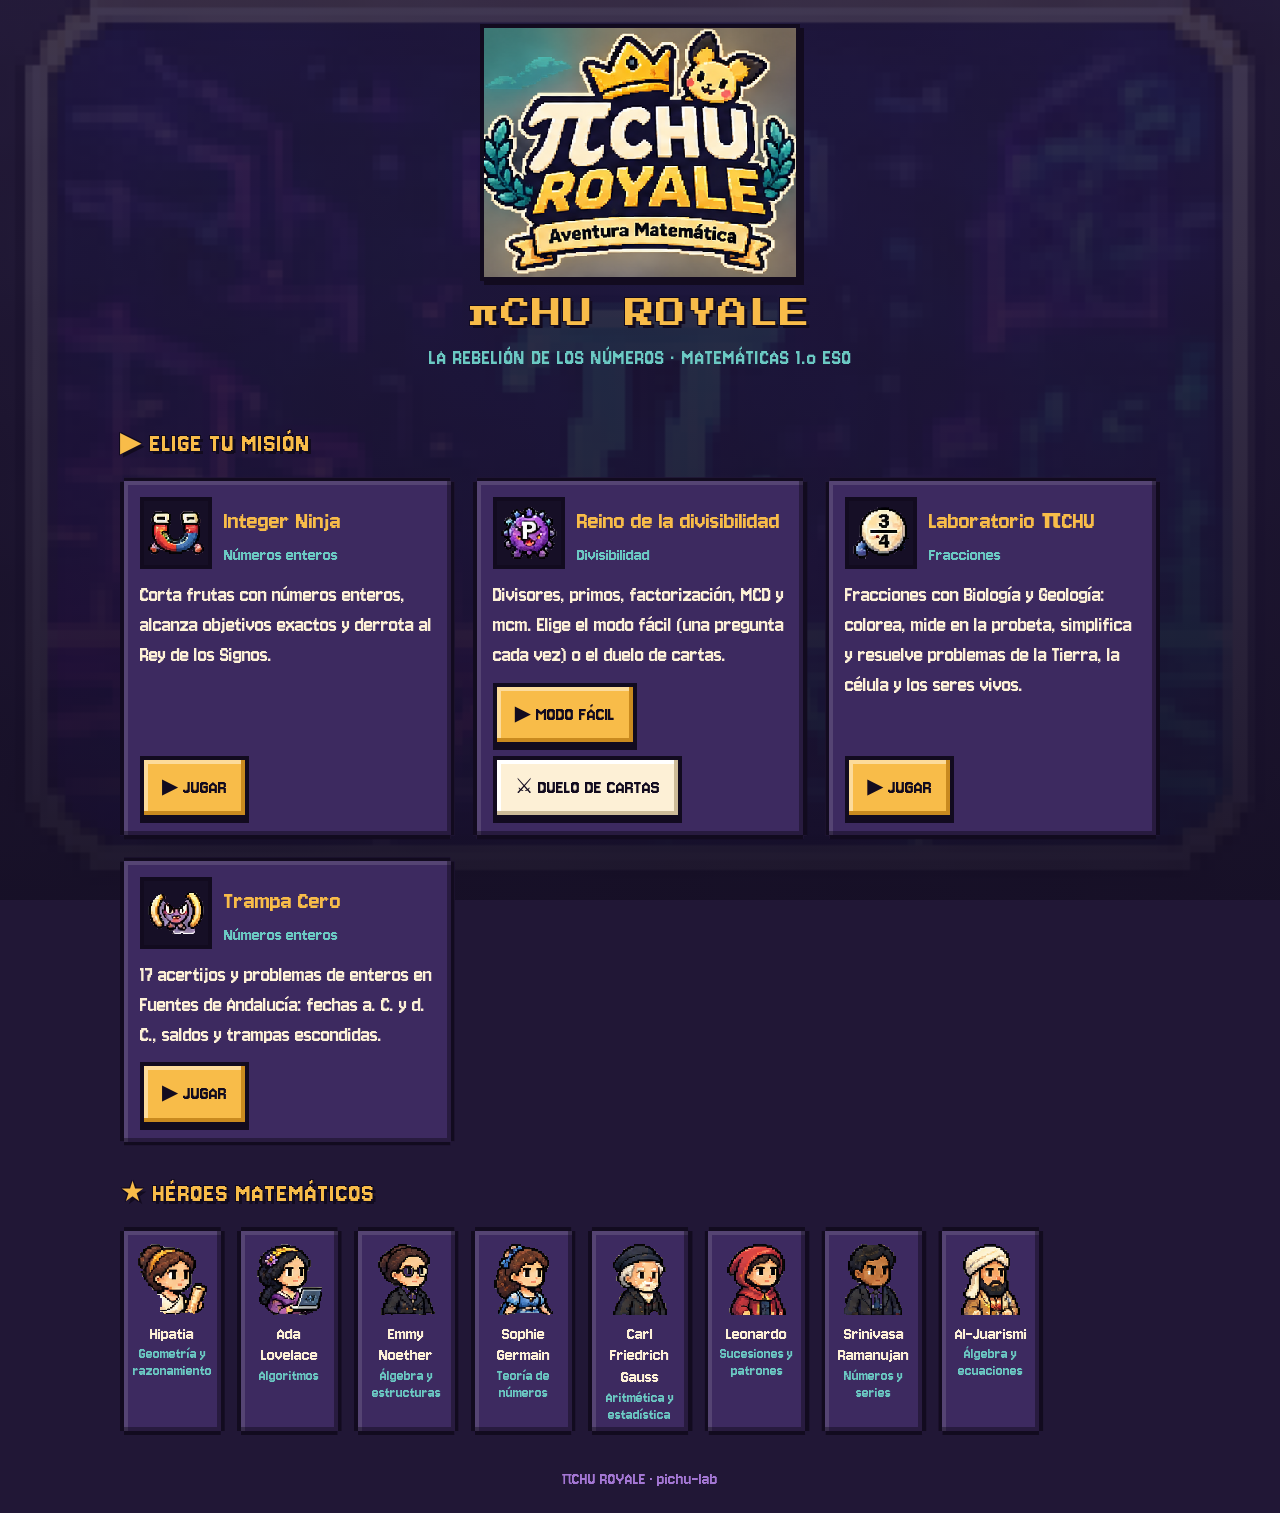
<file: index.html>
<!DOCTYPE html>
<html lang="es">
<head>
<meta charset="UTF-8">
<meta name="viewport" content="width=device-width, initial-scale=1, viewport-fit=cover">
<meta name="theme-color" content="#211736">
<title>πCHU ROYALE — La rebelión de los números</title>
<link rel="icon" href="assets/pichu-royale/iconos/corona.png">
<link rel="preconnect" href="https://fonts.googleapis.com">
<link rel="preconnect" href="https://fonts.gstatic.com" crossorigin>
<link href="https://fonts.googleapis.com/css2?family=Press+Start+2P&family=Jersey+10&display=swap" rel="stylesheet">
<link rel="stylesheet" href="shared/pichu-theme.css">
<style>
  * { box-sizing: border-box; }
  html, body { margin: 0; }
  body {
    min-height: 100vh; min-height: 100dvh;
    background: var(--px-bg);
    background-image:
      linear-gradient(rgba(33,23,54,.86), rgba(22,15,38,.96)),
      url("assets/pichu-royale/escenarios/mundo_digital.png");
    background-size: cover; background-position: center; background-attachment: fixed;
    color: var(--px-crema);
    font-family: var(--px-font-body);
    font-size: 22px;
    padding: max(16px, env(safe-area-inset-top)) max(16px, env(safe-area-inset-right)) max(24px, env(safe-area-inset-bottom)) max(16px, env(safe-area-inset-left));
  }
  main { max-width: 1040px; margin: 0 auto; }

  header.hero { text-align: center; padding: 8px 0 20px; }
  header.hero img.logo { width: min(320px, 78vw); height: auto; display: block; margin: 0 auto 8px; border: 4px solid var(--px-negro); box-shadow: 4px 4px 0 var(--px-negro); }
  header.hero h1 { font-family: var(--px-font-arcade); font-weight: 400; text-transform: none; font-size: clamp(18px, 5vw, 30px); margin: 12px 0 6px; }
  header.hero p.sub { font-family: var(--px-font-title); font-weight: 700; letter-spacing: 1px; font-size: clamp(18px, 4.4vw, 22px); color: var(--px-turquesa); margin: 0; line-height: 1.6; }

  h2.section { font-size: clamp(24px, 5vw, 28px); margin: 28px 0 14px; }

  .games { display: grid; grid-template-columns: repeat(auto-fill, minmax(min(100%, 300px), 1fr)); gap: 18px; }
  .card { padding: 16px; display: flex; flex-direction: column; gap: 12px; }
  .card .top { display: flex; gap: 12px; align-items: center; }
  .card .top img { width: 72px; height: 72px; flex: none; background: var(--px-bg-deep); border: 4px solid var(--px-negro); }
  .card h3 { font-family: var(--px-font-title); font-weight: 700; font-size: 26px; line-height: 1.5; margin: 0; color: var(--px-dorado); }
  .card .tema { font-size: 19px; color: var(--px-turquesa); margin: 4px 0 0; }
  .card p.desc { margin: 0; line-height: 1.35; }
  .card .foot { margin-top: auto; display: flex; align-items: center; justify-content: space-between; gap: 10px; flex-wrap: wrap; }
  .card a.px-btn { text-decoration: none; display: inline-flex; align-items: center; }
  .card a.px-btn.alt { background: var(--px-crema); box-shadow: inset -4px -4px 0 #cdbb98, inset 4px 4px 0 #fff, 0 4px 0 var(--px-negro); }
  .card.locked { opacity: .62; }
  .card.locked .top img { filter: grayscale(.7) brightness(.8); }
  .badge { font-family: var(--px-font-title); font-weight: 700; font-size: 17px; padding: 6px 8px; background: var(--px-bg-deep); border: 3px solid var(--px-negro); color: var(--px-lavanda); }

  .heroes { display: grid; grid-template-columns: repeat(auto-fill, minmax(104px, 1fr)); gap: 12px; }
  .heroe { padding: 8px; text-align: center; }
  .heroe img { width: 100%; height: auto; aspect-ratio: 1; display: block; }
  .heroe b { display: block; font-size: 19px; line-height: 1.15; margin-top: 4px; }
  .heroe span { display: block; font-size: 16px; color: var(--px-turquesa); }

  footer { text-align: center; font-size: 18px; color: var(--px-lavanda); margin-top: 32px; }
</style>
</head>
<body>
<main>
  <header class="hero">
    <img class="logo px-sprite" src="assets/pichu-royale/identidad/logo_pichu_royale.png" alt="Logo de πCHU ROYALE" width="392" height="313">
    <h1 class="px-title">πCHU ROYALE</h1>
    <p class="sub">LA REBELIÓN DE LOS NÚMEROS · MATEMÁTICAS 1.º ESO</p>
  </header>

  <h2 class="section px-title">▶ ELIGE TU MISIÓN</h2>
  <section class="games" id="games" aria-label="Juegos"></section>

  <h2 class="section px-title">★ HÉROES MATEMÁTICOS</h2>
  <section class="heroes" id="heroes" aria-label="Héroes"></section>

  <footer>πCHU ROYALE · pichu-lab</footer>
</main>

<script>
  // Catálogo de juegos. Cada juego es un módulo independiente en /juegos/<id>/
  // Para añadir un juego: copiar su carpeta y añadir una entrada aquí.
  const JUEGOS = [
    { id: "integer-ninja", titulo: "Integer Ninja", tema: "Números enteros", enemigo: "negatron",
      desc: "Corta frutas con números enteros, alcanza objetivos exactos y derrota al Rey de los Signos.", activo: true },
    { id: "divisibilidad", titulo: "Reino de la divisibilidad", tema: "Divisibilidad", enemigo: "primox",
      desc: "Divisores, primos, factorización, MCD y mcm. Elige el modo fácil (una pregunta cada vez) o el duelo de cartas.",
      activo: true, botones: [["facil.html", "▶ Modo fácil"], ["", "⚔ Duelo de cartas"]] },
    { id: "fracciones", titulo: "Laboratorio πCHU", tema: "Fracciones", enemigo: "denominadoron",
      desc: "Fracciones con Biología y Geología: colorea, mide en la probeta, simplifica y resuelve problemas de la Tierra, la célula y los seres vivos.", activo: true },
    { id: "trampa-cero", titulo: "Trampa Cero", tema: "Números enteros", enemigo: "parentesis_maldito",
      desc: "17 acertijos y problemas de enteros en Fuentes de Andalucía: fechas a. C. y d. C., saldos y trampas escondidas.", activo: true }
  ];

  const A = "assets/pichu-royale/";
  const games = document.getElementById("games");
  for (const j of JUEGOS) {
    const el = document.createElement("article");
    el.className = "card px-box" + (j.activo ? "" : " locked");
    el.innerHTML = `
      <div class="top">
        <img class="px-sprite" src="${A}enemigos/${j.enemigo}.png" alt="" width="72" height="72" loading="lazy">
        <div><h3>${j.titulo}</h3><p class="tema">${j.tema}</p></div>
      </div>
      <p class="desc">${j.desc}</p>
      <div class="foot">
        ${!j.activo
          ? `<span class="badge">🔒 PRÓXIMAMENTE</span>`
          : (j.botones || [["", "▶ Jugar"]]).map(([ruta, txt], i) =>
              `<a class="px-btn${i ? " alt" : ""}" href="juegos/${j.id}/${ruta}">${txt}</a>`).join("")}
      </div>`;
    games.appendChild(el);
  }

  // Héroes desde el manifest del banco de recursos (única fuente de nombres)
  fetch(A + "manifest.json").then(r => r.json()).then(m => {
    const box = document.getElementById("heroes");
    for (const h of m.heroes) {
      const el = document.createElement("div");
      el.className = "heroe px-box";
      el.title = `${h.nombre} (${h.periodo}) — ${h.habilidad}: ${h.efecto_propuesto}`;
      el.innerHTML = `<img class="px-sprite" src="${A}${h.imagen}" alt="${h.nombre}" width="256" height="256" loading="lazy">
        <b>${h.nombre.split(" de ")[0]}</b><span>${h.especialidad}</span>`;
      box.appendChild(el);
    }
  }).catch(() => {});
</script>
</body>
</html>
</file>
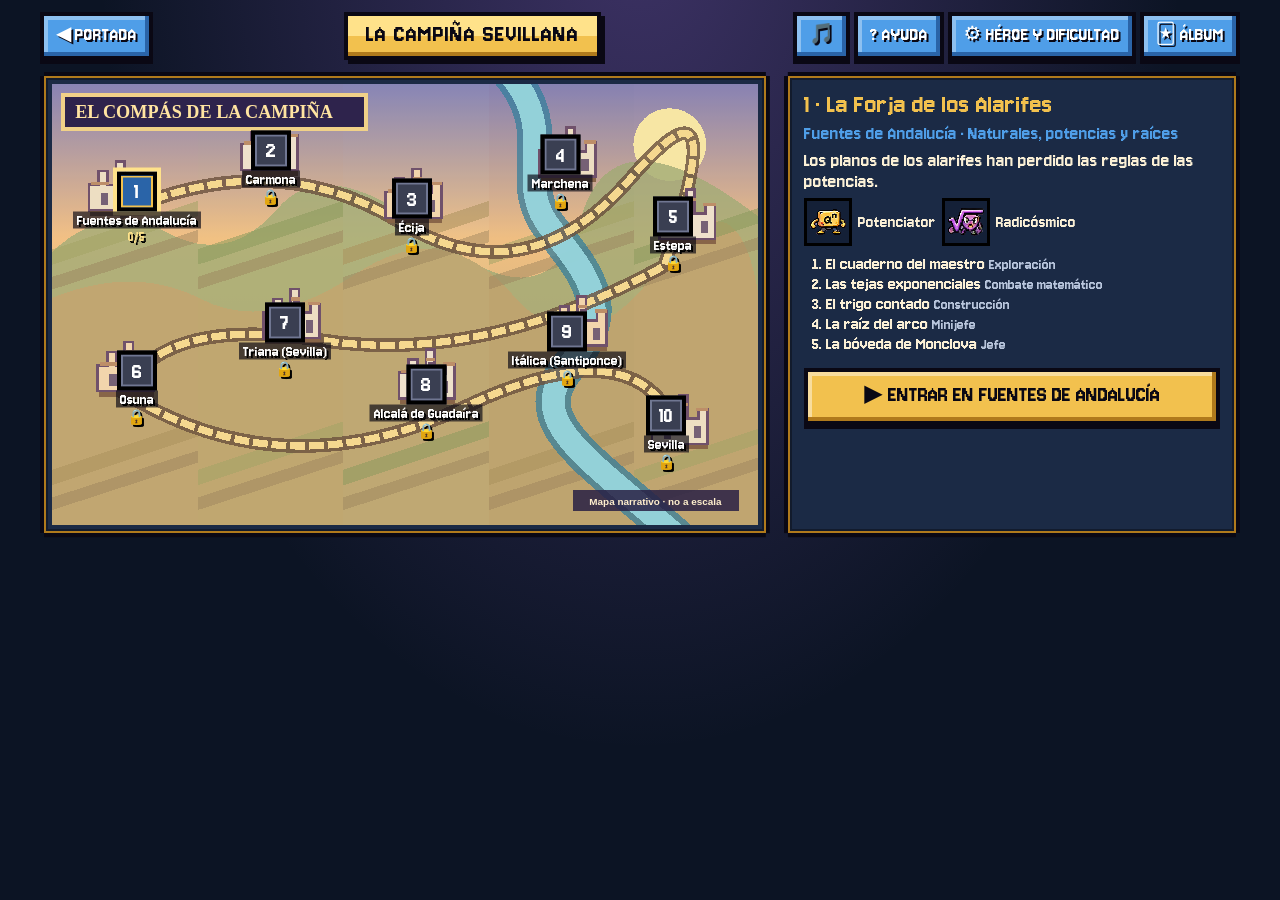
<file: aventura/index.html>
<!doctype html>
<html lang="es">
<head>
<meta charset="utf-8">
<meta name="viewport" content="width=device-width, initial-scale=1, viewport-fit=cover, user-scalable=no">
<meta name="theme-color" content="#0c1424">
<meta name="description" content="Galois Legacy · Aventura RPG de Matemáticas de 1.º ESO por la Campiña sevillana.">
<title>Aventura · Galois Legacy</title>
<link rel="icon" href="../assets/galois/identidad/logo-galois-legacy.svg">
<link rel="preconnect" href="https://fonts.googleapis.com"><link rel="preconnect" href="https://fonts.gstatic.com" crossorigin>
<link href="https://fonts.googleapis.com/css2?family=Jersey+10&display=swap" rel="stylesheet">
<link rel="stylesheet" href="../shared/galois-theme.css">
<link rel="stylesheet" href="aventura.css">
</head>
<body>
<canvas id="lienzo" aria-label="Mundo de la aventura" role="img"></canvas>

<!-- HUD -->
<header id="hud" class="hud" hidden>
  <div class="h-izq">
    <span class="h-heroe" id="hHeroe"></span>
    <span class="h-nivel"><b id="hNivel">Nv 1</b><span class="xp"><i id="hXp"></i></span></span>
    <span class="h-monedas"><span class="moneda" aria-hidden="true"></span><b id="hMonedas">0</b><span class="sr"> monedas</span></span>
    <span class="h-poc">🧪<b id="hPociones">0</b><span class="sr"> pociones</span></span>
  </div>
  <div class="h-mision"><small id="hMundo"></small><b id="hMision"></b></div>
  <nav class="h-der" aria-label="Menú del juego">
    <button type="button" id="bMenu" title="Misiones">📜<span class="sr">Misiones</span></button>
    <button type="button" id="bInv" title="Inventario">🎒<span class="sr">Inventario</span></button>
    <button type="button" id="bAjustes" title="Ajustes">⚙<span class="sr">Ajustes</span></button>
    <button type="button" id="bMusica" title="Música" aria-pressed="true">🎵<span class="sr">Música</span></button>
    <button type="button" id="bCampina" title="Mapa de la Campiña">🗺<span class="sr">Mapa de la Campiña</span></button>
  </nav>
</header>

<!-- Controles táctiles -->
<div id="controles" class="controles" hidden>
  <div id="cruceta" class="cruceta" aria-label="Cruceta de movimiento"><span></span></div>
  <button type="button" id="botonS" class="botonS" aria-label="Saltar">⤴</button>
  <button type="button" id="botonB" class="botonB" aria-label="Atacar con el compás">B</button>
  <button type="button" id="botonA" class="botonA" aria-label="Acción: hablar, abrir o examinar">A</button>
</div>

<div id="aviso" class="aviso" role="status" hidden></div>

<!-- Diálogo -->
<div id="dialogo" class="dialogo gl-box" role="dialog" aria-live="polite" hidden>
  <b id="dQuien"></b><p id="dTexto"></p><span class="mas" aria-hidden="true">▼</span>
</div>

<!-- Panel de reto / combate -->
<section id="reto" class="reto gl-box" aria-labelledby="rTitulo" hidden>
  <div class="r-cab">
    <div><h2 id="rTitulo"></h2><small id="rTipo"></small></div>
    <div class="r-estado"><span id="rVidas" class="vidas" role="img"></span><small id="rProgreso"></small></div>
  </div>
  <p id="rFase" class="fase"></p>
  <p id="rTexto" class="enunciado"></p>
  <div id="rVisual" class="visual"></div>
  <div id="rOpciones" class="opciones"></div>
  <p id="rPista" class="pista" hidden></p>
  <div id="rExpl" class="expl" role="status" hidden></div>
  <div class="r-acciones">
    <button type="button" id="rHab" class="hab"></button>
    <button type="button" id="rPistaBtn">💡 Pista</button>
    <button type="button" id="rPocion">🧪 Poción</button>
    <button type="button" id="rHuir" class="sec">Salir</button>
  </div>
</section>

<!-- Recompensa -->
<section id="premio" class="premio" aria-labelledby="pTitulo" hidden>
  <div class="gl-box p-caja">
    <canvas id="pCofre" class="cofre-anim" width="64" height="64" aria-hidden="true"></canvas>
    <h2 id="pTitulo"></h2>
    <div id="pCuerpo"></div>
    <button type="button" class="gl-btn" id="pSeguir">Continuar ▶</button>
  </div>
</section>

<!-- Mapa general de la Campiña -->
<section id="campina" class="campina" hidden>
  <header class="c-cab">
    <a href="../index.html#mapa" class="gl-btn azul">◀ Portada</a>
    <h1><span class="gl-cinta">La Campiña Sevillana</span></h1>
    <div><button type="button" class="gl-btn azul" id="cMusica" aria-pressed="true">🎵<span class="sr"> Música</span></button> <button type="button" class="gl-btn azul" id="cAyuda">? Ayuda</button> <button type="button" class="gl-btn azul" id="cAjustes">⚙ Héroe y dificultad</button> <a class="gl-btn azul" href="../coleccion/index.html">🃏 Álbum</a></div>
  </header>
  <div class="c-cuerpo">
    <div class="c-mapa gl-box"><div class="c-lienzo"><img src="../assets/galois/mapa/campina-sevillana.svg" alt="Mapa de los diez mundos de la Campiña sevillana" width="192" height="120"><div id="cMarcas"></div></div></div>
    <aside id="cFicha" class="c-ficha gl-box" aria-live="polite"></aside>
  </div>
</section>

<!-- Menú -->
<section id="menu" class="menu" hidden>
  <div class="gl-box m-caja" role="dialog" aria-label="Menú">
    <nav class="pest" role="tablist">
      <button type="button" role="tab" data-pest="misiones">📜 Misiones</button>
      <button type="button" role="tab" data-pest="inventario">🎒 Inventario</button>
      <button type="button" role="tab" data-pest="tienda">🏪 Tienda</button>
      <button type="button" role="tab" data-pest="ajustes">⚙ Ajustes</button>
      <button type="button" role="tab" data-pest="ayuda">? Ayuda</button>
    </nav>
    <div id="mCuerpo" class="m-cuerpo"></div>
    <button type="button" class="gl-btn" id="mCerrar">Cerrar ✕</button>
  </div>
</section>

<script src="../shared/galois-data.js"></script>
<script src="../coleccion/datos.js"></script>
<script src="../shared/galois-sprites.js"></script>
<script src="../shared/galois-escenarios.js"></script>
<script src="../coleccion/arte.js"></script>
<script src="../coleccion/bridge.js"></script>
<script src="retos.js"></script>
<script src="mundos.js"></script>
<script src="../shared/galois-musica.js"></script>
<script src="motor.js"></script>
</body>
</html>
</file>
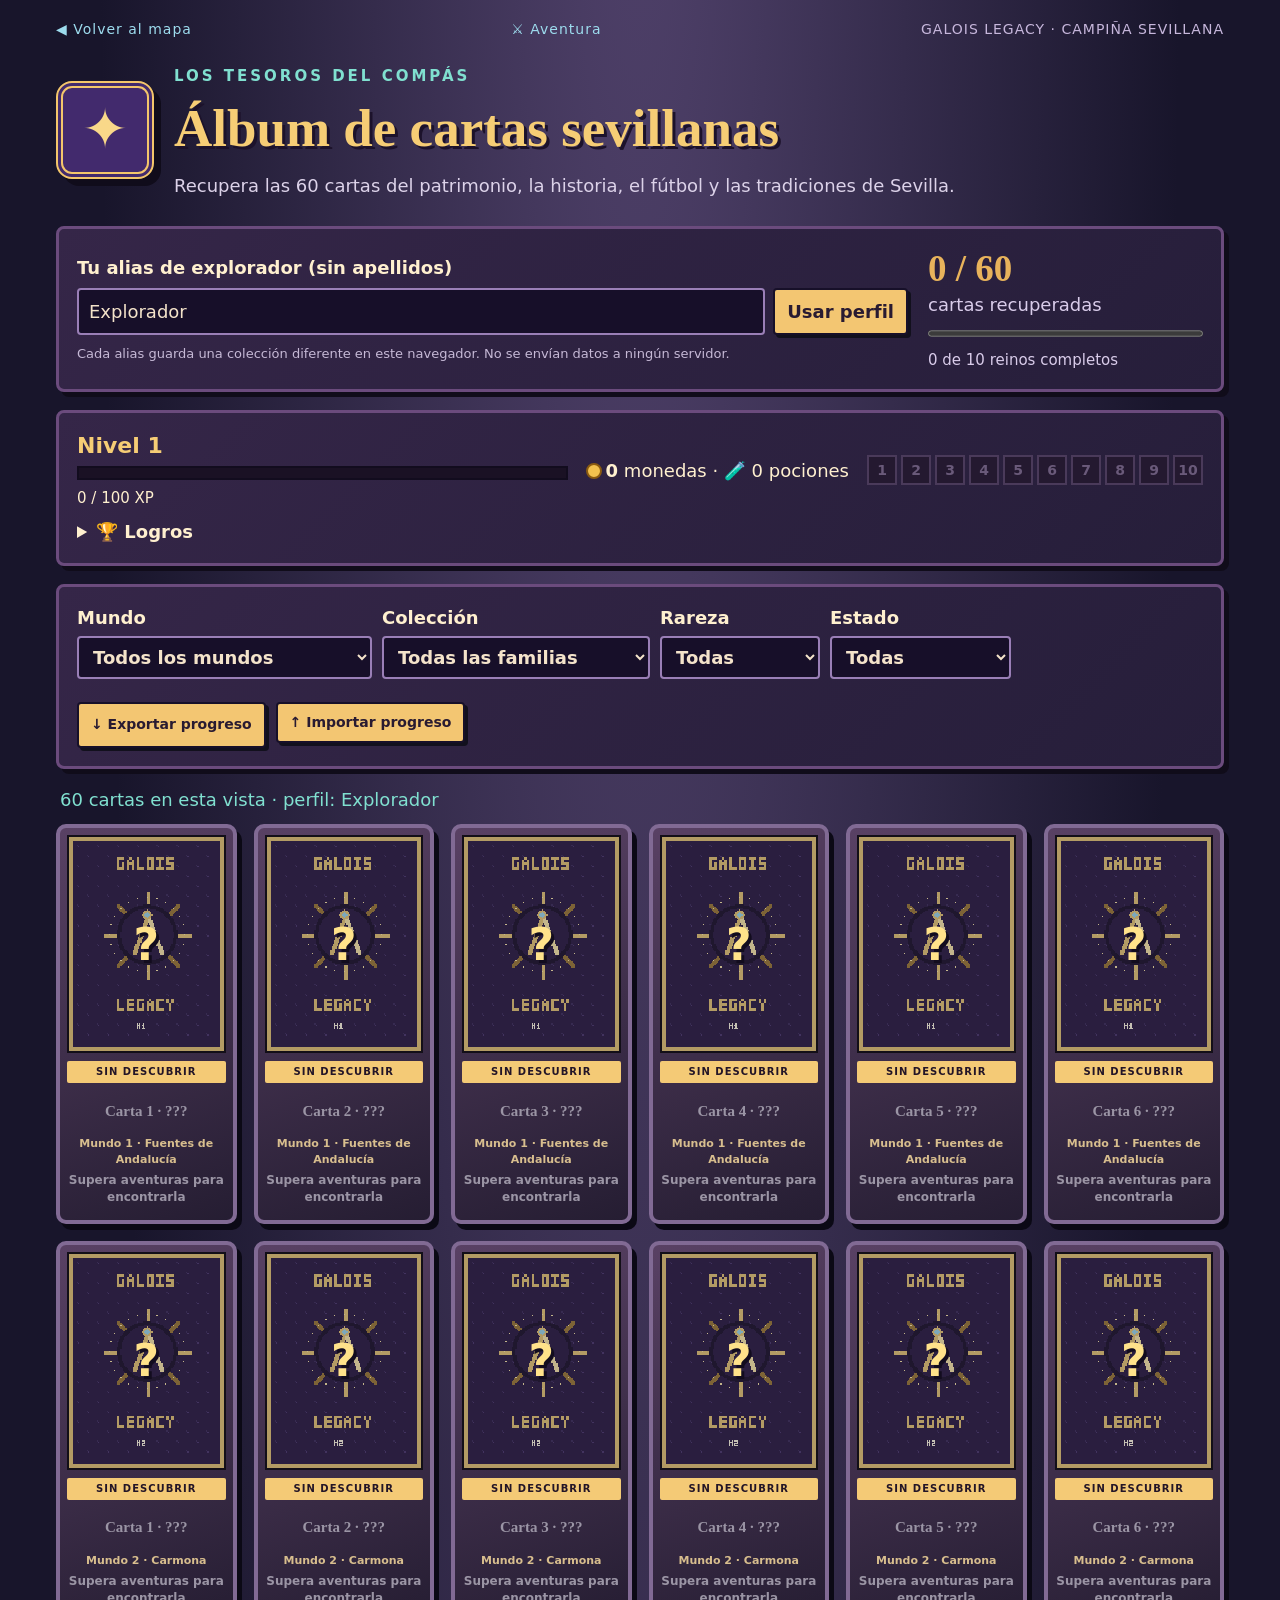
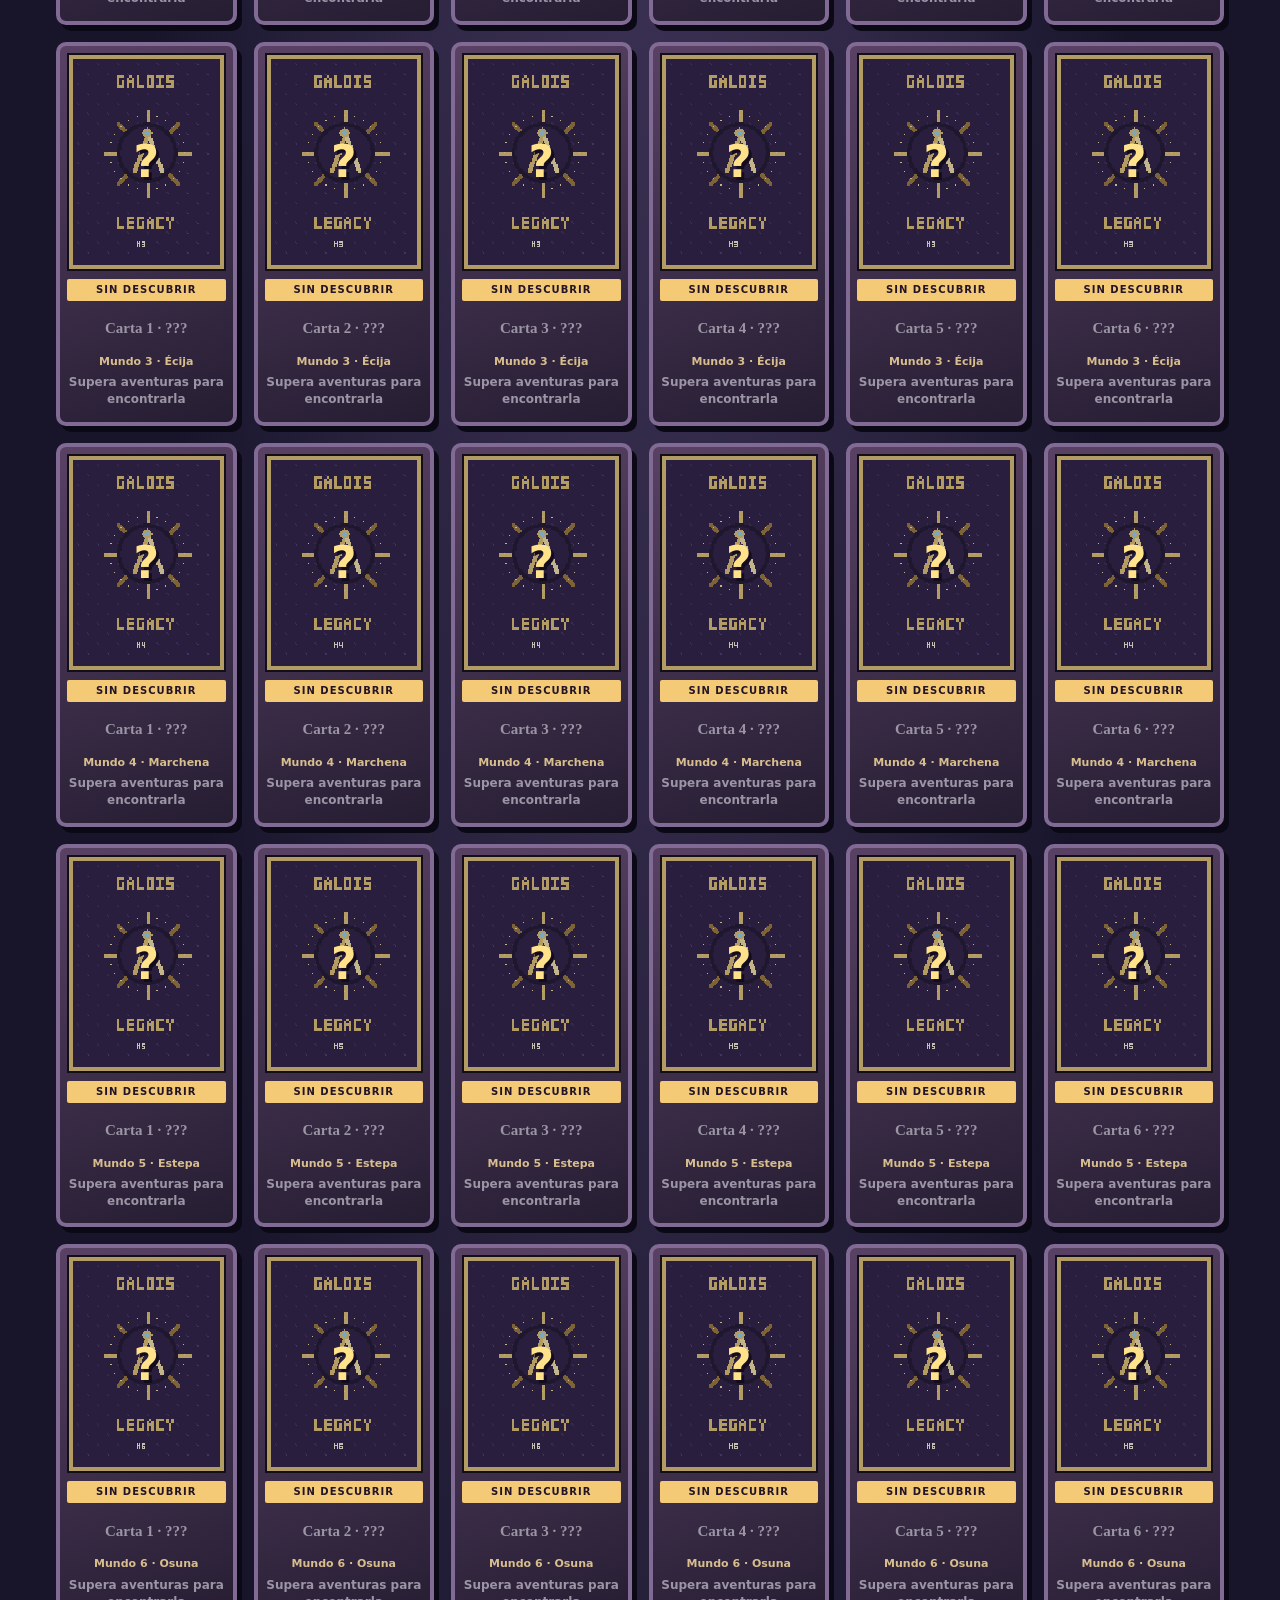
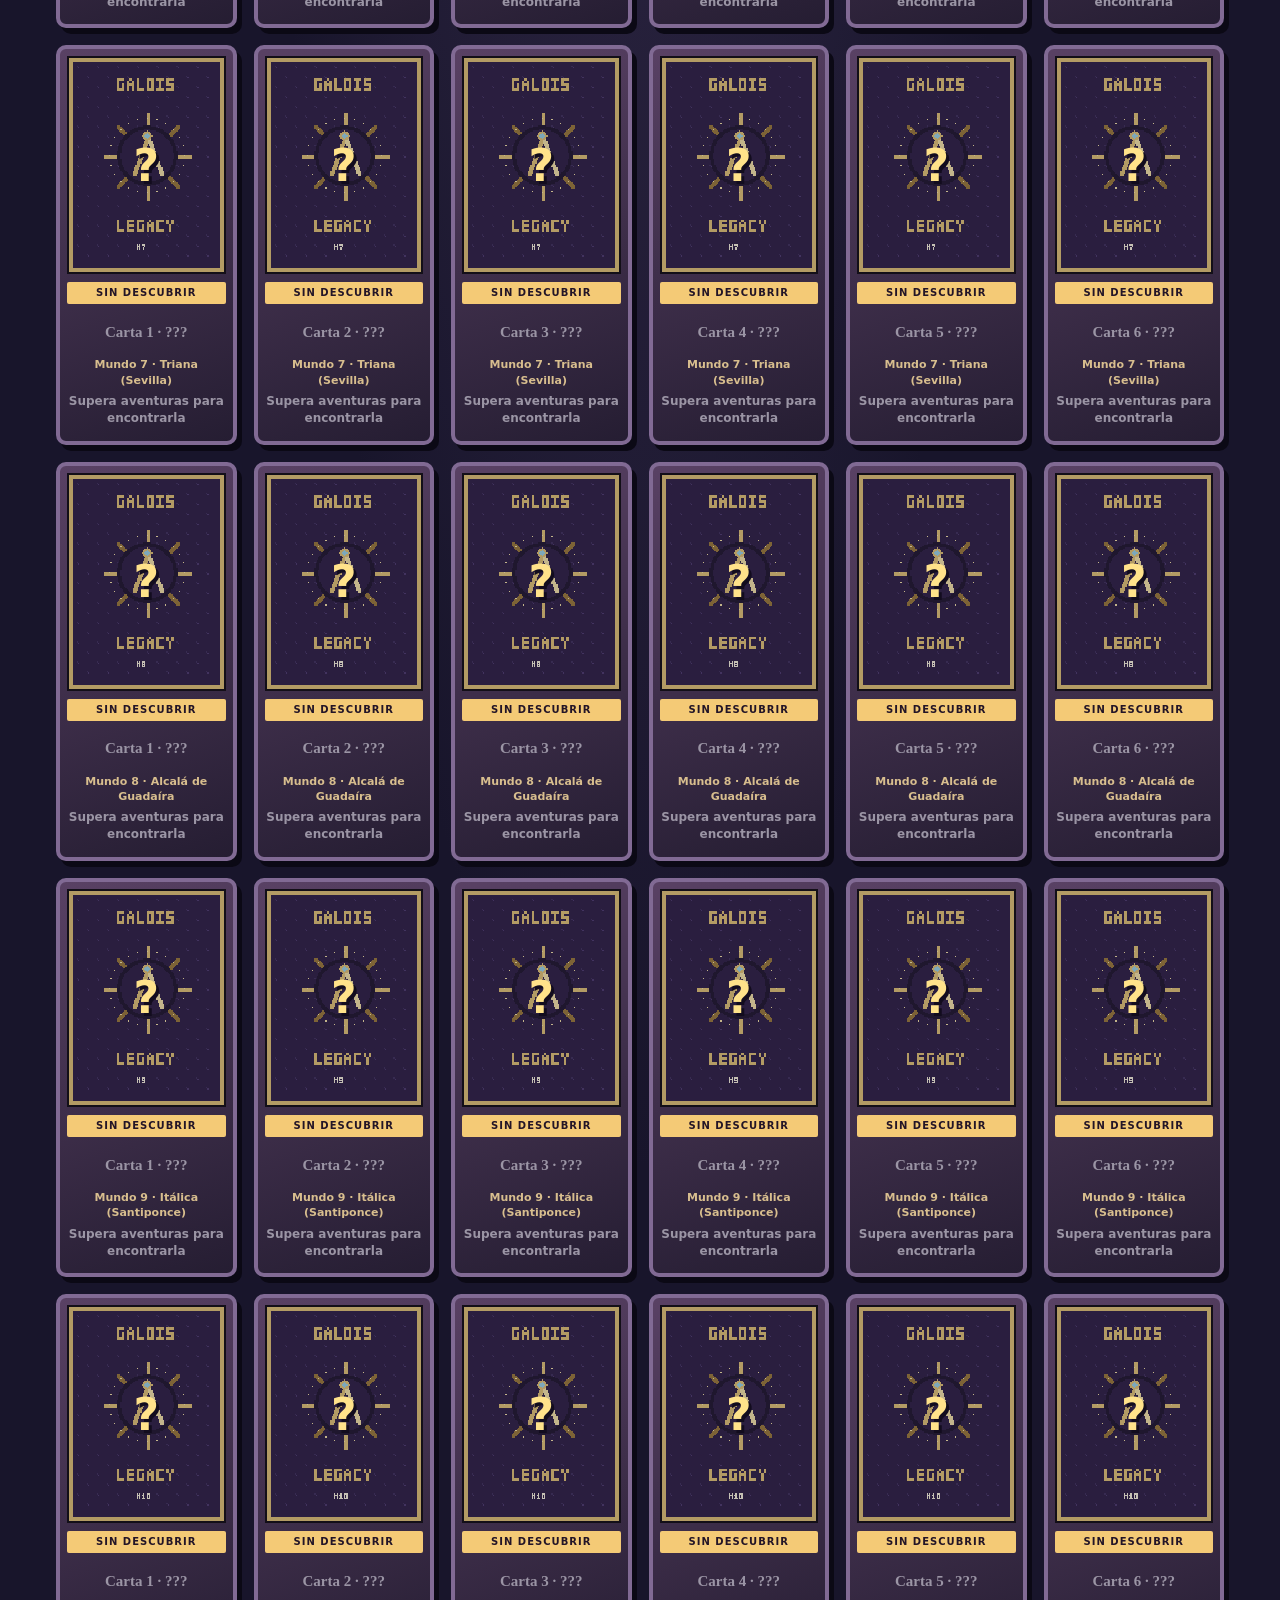
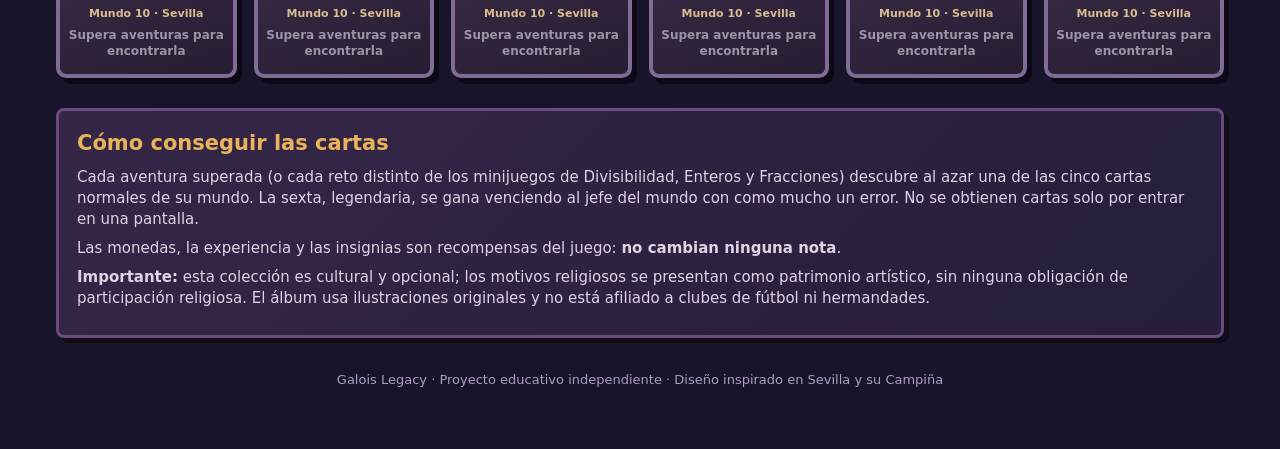
<file: coleccion/index.html>
<!doctype html>
<html lang="es">
<head><meta charset="utf-8"><meta name="viewport" content="width=device-width,initial-scale=1,viewport-fit=cover">
<meta name="theme-color" content="#211736"><meta name="description" content="Álbum de cartas coleccionables de Galois Legacy: patrimonio, fútbol, devociones e historia de la Campiña sevillana.">
<title>Álbum de la Campiña · Galois Legacy</title><link rel="stylesheet" href="estilo.css"></head>
<body>
<div class="shell">
<header class="cab">
  <nav><a href="../index.html#mapa">◀ Volver al mapa</a><a href="../aventura/index.html">⚔ Aventura</a><span>GALOIS LEGACY · CAMPIÑA SEVILLANA</span></nav>
  <div class="heading"><span class="sello" aria-hidden="true">✦</span><div><small>LOS TESOROS DEL COMPÁS</small><h1>Álbum de cartas sevillanas</h1><p>Recupera las 60 cartas del patrimonio, la historia, el fútbol y las tradiciones de Sevilla.</p></div></div>
</header>
<section class="panel perfil" aria-label="Perfil de colección">
  <div><label for="alias">Tu alias de explorador (sin apellidos)</label><div class="perfil-controls"><input id="alias" maxlength="28" autocomplete="off" placeholder="Explorador"><button id="saveAlias" type="button">Usar perfil</button></div><p class="nota">Cada alias guarda una colección diferente en este navegador. No se envían datos a ningún servidor.</p></div>
  <div class="stats"><strong id="nCards">0 / 60</strong><span>cartas recuperadas</span><progress id="progress" value="0" max="60" aria-label="Progreso del álbum"></progress><small id="nWorlds">0 de 10 reinos completos</small></div>
</section>
<section class="panel rpg-panel" aria-label="Progreso del aventurero"><div id="rpg" class="rpg"></div><details><summary>🏆 Logros</summary><ul id="logros" class="logros"></ul></details></section>
<div class="toolbar panel">
  <div class="filtros"><label for="fWorld">Mundo<select id="fWorld"><option value="">Todos los mundos</option></select></label>
  <label for="fCat">Colección<select id="fCat"><option value="">Todas las familias</option></select></label>
  <label for="fRar">Rareza<select id="fRar"><option value="">Todas</option></select></label>
  <label for="fState">Estado<select id="fState"><option value="">Todas</option><option value="owned">Conseguidas</option><option value="locked">Por descubrir</option></select></label></div>
  <div class="acciones"><button type="button" id="export">↓ Exportar progreso</button><label class="importa" for="importFile">↑ Importar progreso</label><input id="importFile" type="file" accept=".json,application/json" hidden></div>
</div>
<p id="feedback" class="feedback" role="status" aria-live="polite"></p>
<section id="album" class="album" aria-label="Cartas coleccionables"></section>
<section class="panel instrucciones"><h2>Cómo conseguir las cartas</h2><p>Cada aventura superada (o cada reto distinto de los minijuegos de Divisibilidad, Enteros y Fracciones) descubre al azar una de las cinco cartas normales de su mundo. La sexta, legendaria, se gana venciendo al jefe del mundo con como mucho un error. No se obtienen cartas solo por entrar en una pantalla.</p><p>Las monedas, la experiencia y las insignias son recompensas del juego: <strong>no cambian ninguna nota</strong>.</p><p><strong>Importante:</strong> esta colección es cultural y opcional; los motivos religiosos se presentan como patrimonio artístico, sin ninguna obligación de participación religiosa. El álbum usa ilustraciones originales y no está afiliado a clubes de fútbol ni hermandades.</p></section>
<footer>Galois Legacy · Proyecto educativo independiente · Diseño inspirado en Sevilla y su Campiña</footer>
</div>
<dialog id="detalle"><div id="dialogContent"></div><button id="close" type="button" aria-label="Cerrar ficha">Cerrar ficha ×</button></dialog>
<script src="datos.js"></script><script src="../shared/galois-sprites.js"></script><script src="../shared/galois-escenarios.js"></script><script src="arte.js"></script><script src="bridge.js"></script><script src="album.js"></script>
</body></html>
</file>
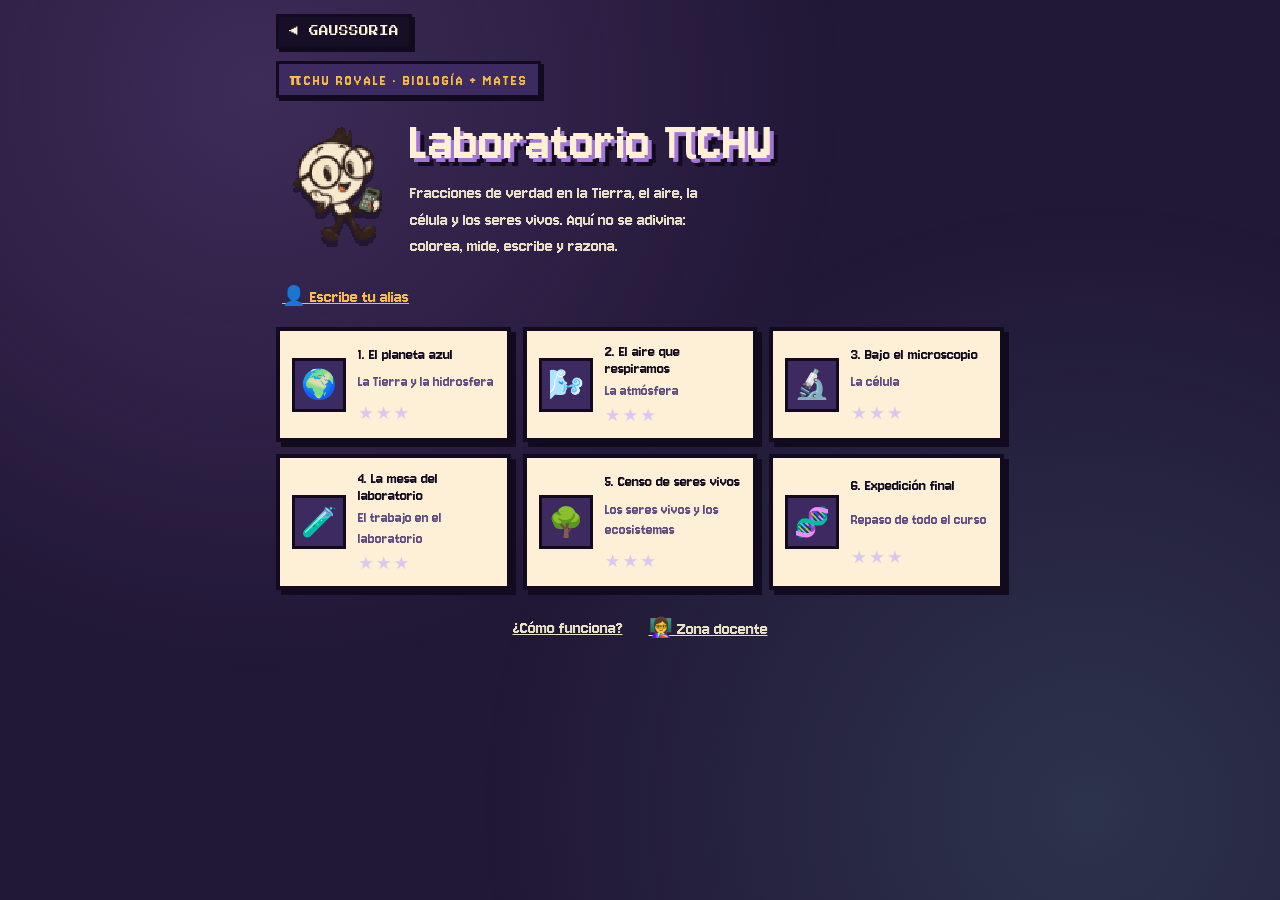
<file: juegos/fracciones/index.html>
<!DOCTYPE html>
<html lang="es">
<head>
<meta charset="utf-8">
<meta name="viewport" content="width=device-width, initial-scale=1, viewport-fit=cover">
<title>Laboratorio πCHU</title>
<meta name="description" content="Laboratorio πCHU: fracciones con Biología y Geología de 1.º ESO. Colorea, mide en la probeta, simplifica y resuelve problemas de la Tierra, la atmósfera, la célula y los ecosistemas.">
<meta name="theme-color" content="#211736">
<link rel="preconnect" href="https://fonts.googleapis.com">
<link rel="preconnect" href="https://fonts.gstatic.com" crossorigin>
<link href="https://fonts.googleapis.com/css2?family=Lato:wght@400;700;900&display=swap" rel="stylesheet">
<style>
/* Diseño: cuaderno de laboratorio sobre la mesa oscura de πCHU ARCADE.
   Un solo tema (marca πCHU): colores fijos y explícitos. */
:root {
  color-scheme: dark;
  --mesa: #2A2322;
  --mesa-2: #332B2A;
  --papel: #F4EDD7;
  --papel-2: #FFF8E8;
  --linea: #E2D6B4;
  --tinta: #332B2A;
  --salvia: #5A8A78;
  --salvia-osc: #3F6E5C;
  --agua: #4C9BC9;
  --agua-osc: #2D6F96;
  --coral: #E46D4D;
  --coral-osc: #A8402A;
  --mostaza: #E8B53A;
  --font: 'Lato', system-ui, -apple-system, 'Segoe UI', Roboto, sans-serif;
}
* { box-sizing: border-box; -webkit-tap-highlight-color: transparent; }
html, body { height: 100%; }
body { margin: 0; background: var(--mesa); color: var(--papel); font-family: var(--font); font-size: 16px; }
body::before { content: ""; position: fixed; inset: 0; pointer-events: none; background: radial-gradient(circle at 20% 10%, rgba(90,138,120,.18), transparent 45%), radial-gradient(circle at 85% 90%, rgba(76,155,201,.14), transparent 45%); }
button, input { font-family: inherit; }
:focus-visible { outline: 3px solid var(--mostaza); outline-offset: 2px; }
.hidden { display: none !important; }
#app { position: relative; max-width: 760px; margin: 0 auto; padding: 14px max(16px, env(safe-area-inset-left, 0px)) 40px max(16px, env(safe-area-inset-right, 0px)); }

/* ---------- Botones ---------- */
.btn { appearance: none; border: 3px solid var(--tinta); background: var(--papel); color: var(--tinta); font-weight: 900; font-size: 1rem; padding: 11px 16px; border-radius: 14px; cursor: pointer; box-shadow: 0 4px 0 var(--tinta); min-height: 48px; transition: transform .08s, box-shadow .08s; }
.btn:active { transform: translateY(3px); box-shadow: 0 1px 0 var(--tinta); }
.btn.primary { background: var(--coral); color: #fff; text-shadow: 0 2px 0 var(--coral-osc); }
.btn.green { background: var(--salvia); color: #fff; text-shadow: 0 2px 0 var(--salvia-osc); }
.btn.small { min-height: 40px; padding: 7px 12px; font-size: .92rem; }
.btn[disabled] { opacity: .45; cursor: not-allowed; }
.row { display: flex; flex-wrap: wrap; gap: 10px; align-items: center; }
.row.end { justify-content: flex-end; }
.row.center { justify-content: center; }

/* ---------- Cabecera y menú ---------- */
.brand { display: inline-block; background: var(--salvia-osc); color: var(--papel); border: 3px solid var(--tinta); border-radius: 999px; padding: 4px 12px; font-weight: 900; letter-spacing: 3px; font-size: .78rem; }
.hero { display: grid; grid-template-columns: auto 1fr; gap: 14px; align-items: center; margin: 10px 0 18px; }
.hero img { width: min(120px, 26vw); filter: drop-shadow(0 6px 0 rgba(0,0,0,.35)); animation: bob 2.6s ease-in-out infinite; }
@keyframes bob { 50% { transform: translateY(-6px) rotate(2deg); } }
.hero h1 { margin: 6px 0 4px; font-size: clamp(2rem, 8vw, 3.2rem); line-height: .95; font-weight: 900; color: var(--papel); -webkit-text-stroke: 2px var(--tinta); text-shadow: 0 5px 0 var(--salvia), 0 8px 0 var(--tinta); paint-order: stroke fill; text-wrap: balance; }
.hero p { margin: 8px 0 0; color: #E9DFC2; line-height: 1.4; max-width: 46ch; }
.who { margin: 6px 0 14px; color: #E9DFC2; font-weight: 700; }
.who button { background: none; border: none; color: var(--mostaza); font: inherit; text-decoration: underline; cursor: pointer; padding: 6px; }
.stations { display: grid; grid-template-columns: repeat(auto-fill, minmax(220px, 1fr)); gap: 12px; }
.station { text-align: left; display: grid; grid-template-columns: auto 1fr; gap: 4px 12px; align-items: center; background: var(--papel); color: var(--tinta); border: 3px solid var(--tinta); border-radius: 18px; padding: 12px; cursor: pointer; box-shadow: 0 5px 0 var(--tinta); font: inherit; min-width: 0; }
.station:active { transform: translateY(3px); box-shadow: 0 2px 0 var(--tinta); }
.station .ic { grid-row: span 3; width: 54px; height: 54px; border-radius: 14px; display: grid; place-items: center; font-size: 1.8rem; background: var(--mesa-2); border: 3px solid var(--tinta); }
.station b { font-size: 1.05rem; }
.station small { color: #6a5d58; line-height: 1.3; }
.station .st { color: var(--mostaza); font-size: 1.1rem; letter-spacing: 2px; text-shadow: 0 1px 0 var(--tinta); }
.station .st .off { color: var(--linea); text-shadow: none; }
.foot { margin-top: 18px; display: flex; flex-wrap: wrap; gap: 10px; justify-content: center; }
.link { background: none; border: none; color: #E9DFC2; text-decoration: underline; font: inherit; cursor: pointer; padding: 8px; }

/* ---------- Papel (cuaderno) ---------- */
.paper { background: var(--papel); color: var(--tinta); border: 3px solid var(--tinta); border-radius: 22px; box-shadow: 0 7px 0 var(--tinta), 0 16px 34px rgba(0,0,0,.35);
  background-image: repeating-linear-gradient(to bottom, transparent 0 29px, rgba(90,138,120,.16) 29px 30px); padding: 16px; }
.paper h2 { margin: 0 0 6px; font-size: 1.5rem; font-weight: 900; text-wrap: balance; }
.paper h3 { margin: 14px 0 6px; font-size: 1.05rem; color: var(--salvia-osc); }
.kicker { font-size: .72rem; letter-spacing: 2px; font-weight: 900; color: var(--salvia-osc); text-transform: uppercase; }
.muted { color: #6a5d58; line-height: 1.45; }

/* ---------- Barra superior de la tarea ---------- */
.topbar { display: flex; align-items: center; justify-content: space-between; gap: 10px; margin-bottom: 12px; flex-wrap: wrap; }
.topbar .where { font-weight: 900; color: #E9DFC2; }
.chips { display: flex; gap: 8px; align-items: center; }
.chip { background: var(--mesa-2); border: 2px solid rgba(244,237,215,.25); border-radius: 12px; padding: 5px 10px; font-weight: 900; font-variant-numeric: tabular-nums; white-space: nowrap; }
.progress { display: flex; gap: 5px; }
.progress i { width: 22px; height: 8px; border-radius: 4px; background: rgba(244,237,215,.2); }
.progress i.done { background: var(--salvia); }
.progress i.now { background: var(--mostaza); }
.drops { letter-spacing: 1px; }
.drops .gone { opacity: .25; filter: grayscale(1); }

/* ---------- Tarea ---------- */
.t-text { font-size: 1.12rem; line-height: 1.5; margin: 6px 0 12px; font-weight: 700; }
.t-visual { display: flex; justify-content: center; margin: 8px 0 12px; min-width: 0; }
.t-answer { display: flex; flex-wrap: wrap; gap: 10px; align-items: center; justify-content: center; margin: 8px 0; font-size: 1.15rem; font-weight: 900; }
.t-actions { display: flex; flex-wrap: wrap; gap: 10px; justify-content: space-between; margin-top: 14px; }
.prompt { width: 100%; text-align: center; font-weight: 700; font-size: 1.02rem; }

/* fracción escrita (entrada) */
.fin { display: inline-flex; flex-direction: column; align-items: center; gap: 3px; vertical-align: middle; }
.fin input { width: 3.4em; text-align: center; font-size: 1.3rem; font-weight: 900; padding: 5px 4px; border: 3px solid var(--tinta); border-radius: 10px; background: #fff; color: var(--tinta); -moz-appearance: textfield; }
.fin input::-webkit-outer-spin-button, .fin input::-webkit-inner-spin-button { -webkit-appearance: none; margin: 0; }
.fin .bar { width: 100%; height: 4px; background: var(--tinta); border-radius: 2px; }
.fin input[readonly] { background: var(--papel-2); border-style: dashed; }
input.numin { width: 5em; text-align: center; font-size: 1.3rem; font-weight: 900; padding: 8px; border: 3px solid var(--tinta); border-radius: 10px; background: #fff; color: var(--tinta); }

/* fracción apilada (texto) */
.fr { display: inline-flex; flex-direction: column; vertical-align: middle; text-align: center; line-height: 1.02; font-size: .86em; margin: 0 .1em; font-weight: 900; }
.fr i { font-style: normal; padding: 0 .14em; }
.fr i:first-child { border-bottom: .12em solid currentColor; }

/* rejilla para colorear */
.grid { display: grid; gap: 6px; }
.cell { width: clamp(38px, 12vw, 56px); aspect-ratio: 1; border: 3px solid var(--tinta); border-radius: 12px; background: var(--papel-2); font-size: clamp(1.1rem, 5vw, 1.6rem); cursor: pointer; display: grid; place-items: center; padding: 0; transition: transform .1s, background .15s; }
.cell:active { transform: scale(.92); }
.cell.on { background: var(--agua); }
.cell.on.green { background: var(--salvia); }
.cell.on.coral { background: var(--coral); }
.cell .e { filter: saturate(1.1); }
.count-pill { margin-top: 8px; text-align: center; font-weight: 900; color: var(--salvia-osc); }

/* probeta */
.lab { display: grid; grid-template-columns: auto 1fr; gap: 16px; align-items: start; width: 100%; }
.lab svg { width: 130px; height: auto; }
.lab-ctrl { display: flex; flex-direction: column; gap: 10px; min-width: 0; }
.lab-ctrl .group { background: var(--papel-2); border: 2px solid var(--linea); border-radius: 14px; padding: 8px 10px; }
.lab-ctrl .group b { display: block; font-size: .8rem; letter-spacing: 1.5px; color: var(--salvia-osc); margin-bottom: 6px; }
.divsel { display: flex; align-items: center; gap: 10px; font-weight: 900; font-size: 1.2rem; }
.divsel .btn { min-width: 46px; padding: 6px; }
.vials { display: flex; flex-wrap: wrap; gap: 8px; }
.vial { border: 3px solid var(--tinta); border-radius: 12px; background: #DDEFF8; color: var(--tinta); font-weight: 900; padding: 6px 10px; cursor: pointer; box-shadow: 0 3px 0 var(--tinta); display: inline-flex; align-items: center; gap: 6px; font-size: 1rem; min-height: 46px; }
.vial.out { background: #F6DCD3; }
.vial:active { transform: translateY(2px); box-shadow: 0 1px 0 var(--tinta); }
.log { font-size: .95rem; color: #6a5d58; min-height: 1.4em; }

/* barras de equivalencia */
.bars svg { width: min(520px, 100%); height: auto; }

/* signos de comparación */
.signs { display: flex; gap: 8px; }
.sign { width: 54px; height: 54px; font-size: 1.6rem; font-weight: 900; border: 3px solid var(--tinta); border-radius: 14px; background: var(--papel-2); cursor: pointer; color: var(--tinta); }
.sign.on { background: var(--mostaza); }
.ops { display: flex; gap: 6px; }
.op { width: 48px; height: 48px; font-size: 1.4rem; font-weight: 900; border: 3px solid var(--tinta); border-radius: 12px; background: var(--papel-2); cursor: pointer; color: var(--tinta); }
.op.on { background: var(--mostaza); }

/* respuesta de πCHU */
.fb { display: grid; grid-template-columns: auto 1fr; gap: 10px; align-items: end; margin-top: 14px; }
.fb img { width: 64px; }
.fb .bubble { background: #fff; border: 3px solid var(--tinta); border-radius: 16px 16px 16px 4px; padding: 10px 12px; line-height: 1.45; font-weight: 700; box-shadow: 0 3px 0 var(--tinta); min-width: 0; }
.fb.ok .bubble { border-color: var(--salvia-osc); background: #E6F0EB; }
.fb.ko .bubble { border-color: var(--coral-osc); background: #FBE7E0; }
.fb.hint .bubble { border-color: #b08a1e; background: #FFF4D2; }
.fb.ok img { animation: cheer .7s; }
.fb.ko img { animation: shake .5s; }
@keyframes cheer { 40% { transform: translateY(-12px) rotate(-8deg); } }
@keyframes shake { 25% { transform: translateX(-5px) rotate(-6deg); } 75% { transform: translateX(5px) rotate(6deg); } }
.fact { margin-top: 12px; background: var(--mesa-2); color: var(--papel); border-radius: 16px; padding: 12px 14px; border: 3px solid var(--tinta); line-height: 1.45; display: grid; grid-template-columns: auto 1fr; gap: 10px; align-items: start; }
.fact .ic { font-size: 1.6rem; }
.fact b { color: var(--mostaza); display: block; font-size: .78rem; letter-spacing: 2px; }

/* intro y resultados */
.topic { display: grid; grid-template-columns: 1fr 1fr; gap: 10px; margin: 10px 0; }
.topic > div { background: var(--papel-2); border: 2px solid var(--linea); border-radius: 14px; padding: 10px 12px; line-height: 1.45; }
.topic b { display: block; font-size: .75rem; letter-spacing: 2px; color: var(--salvia-osc); margin-bottom: 4px; }
.bigstars { font-size: 2.6rem; letter-spacing: 8px; text-align: center; color: var(--mostaza); text-shadow: 0 3px 0 var(--tinta); }
.bigstars .off { color: var(--linea); text-shadow: none; }
.stats { display: grid; grid-template-columns: repeat(3, 1fr); gap: 8px; margin: 10px 0; }
.stats div { background: var(--papel-2); border: 2px solid var(--linea); border-radius: 12px; padding: 8px; text-align: center; }
.stats b { display: block; font-size: 1.4rem; }
.stats small { color: #6a5d58; font-weight: 700; }
pre.cert { white-space: pre-wrap; background: var(--papel-2); border: 2px dashed var(--salvia); border-radius: 12px; padding: 10px; font-size: .9rem; user-select: text; -webkit-user-select: text; }
textarea, .tin { width: 100%; font: inherit; border: 2px solid var(--tinta); border-radius: 12px; padding: 8px; background: #fff; color: var(--tinta); }
.verify { font-weight: 900; min-height: 1.3em; }
.verify.ok { color: var(--salvia-osc); } .verify.ko { color: var(--coral-osc); }
.toast { position: fixed; left: 50%; bottom: calc(18px + env(safe-area-inset-bottom, 0px)); transform: translateX(-50%); background: var(--mostaza); color: var(--tinta); border: 3px solid var(--tinta); border-radius: 14px; padding: 8px 14px; font-weight: 900; z-index: 50; box-shadow: 0 4px 0 var(--tinta); max-width: calc(100vw - 32px); text-align: center; }
.pop { animation: pop .3s cubic-bezier(.2,1.4,.4,1); }
@keyframes pop { from { transform: scale(.94); opacity: 0; } }
@media (max-width: 520px) {
  .lab { grid-template-columns: 1fr; justify-items: center; }
  .lab svg { width: 110px; }
  .topic { grid-template-columns: 1fr; }
  .t-text { font-size: 1.04rem; }
}
@media (prefers-reduced-motion: reduce) { *, *::before, *::after { animation: none !important; transition: none !important; } }
</style>
<!-- πCHU ROYALE: capa pixel art (solo aspecto). Quitar estas líneas para volver al aspecto original. -->
<link href="https://fonts.googleapis.com/css2?family=Press+Start+2P&family=Jersey+10&display=swap" rel="stylesheet">
<link rel="stylesheet" href="pixel-skin.css">
<script src="../../shared/pixel-sprites.js" data-selector="img" data-grid="80"></script>
</head>
<body>

<div id="app">
  <!-- ===== MENÚ ===== -->
  <section id="sMenu">
    <a class="px-back" href="../../#mapa" aria-label="Volver al mapa de Gaussoria">◀ GAUSSORIA</a><br>
    <span class="brand">πCHU ROYALE · BIOLOGÍA + MATES</span>
    <div class="hero">
      <img class="pichu" alt="πCHU, la mascota del laboratorio" src="[data-uri]">
      <div>
        <h1>Laboratorio πCHU</h1>
        <p>Fracciones de verdad en la Tierra, el aire, la célula y los seres vivos. Aquí no se adivina: <b>colorea, mide, escribe y razona</b>.</p>
      </div>
    </div>
    <div class="who" id="who"></div>
    <div class="stations" id="stations"></div>
    <div class="foot">
      <button class="link" id="bHow">¿Cómo funciona?</button>
      <button class="link" id="bTeacher">👩‍🏫 Zona docente</button>
    </div>
  </section>

  <!-- ===== ALIAS ===== -->
  <section id="sAlias" class="hidden">
    <div class="paper pop">
      <h2>¿Quién trabaja hoy en el laboratorio?</h2>
      <p class="muted">Escribe el alias que acordéis en clase (no tu nombre completo). Sale en el justificante para Classroom.</p>
      <input class="tin" id="aliasIn" maxlength="20" autocomplete="off" placeholder="p. ej. Bióloga7" aria-label="Alias">
      <p class="verify ko" id="aliasErr"></p>
      <div class="row end"><button class="btn primary" id="bAliasOk">Entrar al laboratorio</button></div>
    </div>
  </section>

  <!-- ===== CÓMO FUNCIONA ===== -->
  <section id="sHow" class="hidden">
    <div class="paper pop">
      <h2>¿Cómo funciona?</h2>
      <div class="topic">
        <div><b>6 ESTACIONES</b>Cada estación es un tema de Biología y Geología de 1.º ESO y trabaja una destreza con fracciones. Tiene 5 tareas.</div>
        <div><b>⚗️ 5 REACTIVOS</b>Cada vez que compruebas una respuesta incorrecta gastas un reactivo. Si te quedas sin reactivos, repites la estación. ¡Piensa antes de comprobar!</div>
        <div><b>🖍️ COLOREAR · 🧪 MEDIR</b>Colorea partes de una rejilla o llena la probeta: primero elige en cuántas partes dividirla (el denominador común).</div>
        <div><b>⌨️ ESCRIBIR · 🧩 CONSTRUIR</b>Escribe la fracción tú mismo o monta la operación de un problema y su resultado, como en el cuaderno.</div>
        <div><b>💡 PISTAS</b>La primera pista te orienta; la segunda te enseña el primer paso, pero cuenta como un fallo para las estrellas.</div>
        <div><b>📜 JUSTIFICANTE</b>Al terminar una estación copias el justificante con su código y lo entregas en Classroom.</div>
      </div>
      <div class="row end"><button class="btn primary" data-menu>Entendido</button></div>
    </div>
  </section>

  <!-- ===== INTRO DE ESTACIÓN ===== -->
  <section id="sIntro" class="hidden">
    <div class="paper pop">
      <div class="kicker" id="inKick"></div>
      <h2 id="inTitle"></h2>
      <div class="topic">
        <div><b>🌿 BIOLOGÍA Y GEOLOGÍA</b><span id="inBio"></span></div>
        <div><b>➗ MATEMÁTICAS</b><span id="inMath"></span></div>
      </div>
      <div class="row end"><button class="btn" data-menu>← Estaciones</button><button class="btn primary" id="bStart">Empezar</button></div>
    </div>
  </section>

  <!-- ===== TAREA ===== -->
  <section id="sTask" class="hidden">
    <div class="topbar">
      <span class="where" id="tWhere"></span>
      <div class="chips"><span class="progress" id="tProg"></span><span class="chip drops" id="tDrops" aria-label="Reactivos"></span></div>
    </div>
    <div class="paper" id="tCard">
      <div class="kicker" id="tKick"></div>
      <div class="t-text" id="tText"></div>
      <div class="t-visual" id="tVisual"></div>
      <div class="t-answer" id="tAnswer"></div>
      <div class="t-actions">
        <div class="row"><button class="btn small" data-menu>✕ Salir</button><button class="btn small" id="bHint">💡 Pista</button></div>
        <div class="row"><button class="btn primary" id="bCheck">Comprobar</button><button class="btn green hidden" id="bNext">Siguiente →</button></div>
      </div>
      <div class="fb hidden" id="fb"><img class="pichu" alt="πCHU" src="[data-uri]"><div class="bubble" id="fbText"></div></div>
      <div class="fact hidden" id="fact"><span class="ic">🔬</span><div><b>DATO CIENTÍFICO</b><span id="factText"></span></div></div>
    </div>
  </section>

  <!-- ===== RESULTADO ===== -->
  <section id="sResult" class="hidden">
    <div class="paper pop">
      <div class="kicker" id="rKick"></div>
      <h2 id="rTitle"></h2>
      <div class="bigstars" id="rStars"></div>
      <div class="stats" id="rStats"></div>
      <p class="muted" id="rTip"></p>
      <div id="rCertBox">
        <h3>📜 Justificante para Classroom</h3>
        <p class="muted">Cópialo y pégalo como comentario en la tarea de Classroom. Si alguien cambia una cifra, el código no coincidirá.</p>
        <pre class="cert" id="rCert"></pre>
        <div class="row"><button class="btn" id="bCopy">📋 Copiar justificante</button></div>
      </div>
      <div class="row end" style="margin-top:12px"><button class="btn" data-menu>⌂ Estaciones</button><button class="btn primary" id="bRetry">↻ Repetir estación</button></div>
    </div>
  </section>

  <!-- ===== DOCENTE ===== -->
  <section id="sTeacher" class="hidden">
    <div class="paper pop">
      <h2>👩‍🏫 Zona docente</h2>
      <h3>Grupo</h3>
      <input class="tin" id="tGroup" maxlength="30" placeholder="p. ej. 1.º ESO C">
      <h3>Comprobar un justificante</h3>
      <p class="muted">Pega el texto que te ha entregado el alumno o alumna.</p>
      <textarea id="tVerify" rows="7" placeholder="LABORATORIO πCHU · Justificante&#10;…&#10;Código: XXX-XXX"></textarea>
      <div class="row"><button class="btn" id="bVerify">✔ Comprobar</button></div>
      <p class="verify" id="verifyOut"></p>
      <h3>Qué trabaja cada estación</h3>
      <div class="muted" id="tMap"></div>
      <h3>Progreso en este dispositivo</h3>
      <div class="muted" id="tProgress"></div>
      <div class="row end" style="margin-top:12px"><button class="btn" id="bWipe">Borrar progreso</button><button class="btn primary" data-menu>Guardar y volver</button></div>
    </div>
  </section>
</div>

<script src="../../coleccion/datos.js"></script>
<script src="../../coleccion/bridge.js"></script>
<script>
(function () {
  'use strict';
  const $ = (s) => document.querySelector(s);
  const $$ = (s) => Array.from(document.querySelectorAll(s));

  /* =================================================================
     FRACCIONES
     ================================================================= */
  const gcd = (a, b) => { a = Math.abs(a); b = Math.abs(b); while (b) [a, b] = [b, a % b]; return a || 1; };
  const lcm = (a, b) => (a / gcd(a, b)) * b;
  const F = (n, d = 1) => (d < 0 ? { n: -n, d: -d } : { n, d });
  const simp = (f) => { const g = gcd(f.n, f.d); return F(f.n / g, f.d / g); };
  const add = (a, b) => simp(F(a.n * b.d + b.n * a.d, a.d * b.d));
  const sub = (a, b) => simp(F(a.n * b.d - b.n * a.d, a.d * b.d));
  const mul = (a, b) => simp(F(a.n * b.n, a.d * b.d));
  const div = (a, b) => simp(F(a.n * b.d, a.d * b.n));
  const eqv = (a, b) => !!a && !!b && a.n * b.d === b.n * a.d;
  const cmp = (a, b) => a.n * b.d - b.n * a.d;
  const isIrr = (f) => gcd(f.n, f.d) === 1;
  const T = (f) => (f.d === 1 ? String(f.n) : f.n + '/' + f.d);           // texto plano
  const fracHTML = (s) => String(s).replace(/(\d+)\/(\d+)/g, '<span class="fr"><i>$1</i><i>$2</i></span>');
  const esc = (s) => String(s == null ? '' : s).replace(/[&<>"]/g, (c) => ({ '&': '&amp;', '<': '&lt;', '>': '&gt;', '"': '&quot;' }[c]));
  const OPS = { '+': add, '−': sub, '·': mul, ':': div };

  /* aleatorio */
  const rnd = (a, b) => a + Math.floor(Math.random() * (b - a + 1));
  const pick = (arr) => arr[Math.floor(Math.random() * arr.length)];

  /* =================================================================
     ESTACIONES Y TAREAS
     Tipos: color · probeta · equiv · simplify · compare · qty · build
     ================================================================= */
  const STATIONS = [
    {
      id: 1, icon: '🌍', name: 'El planeta azul', topic: 'La Tierra y la hidrosfera',
      bio: 'La hidrosfera es el agua de la Tierra: océanos, ríos, lagos, glaciares y aguas subterráneas. Casi toda es salada y la mayor parte del agua dulce está congelada.',
      math: 'Qué es una fracción, fracción de un grupo, fracciones equivalentes y comparar.',
      make: () => [
        { type: 'color', rows: 4, cols: 5, emoji: '🌊', tone: '', want: F(3, 4), text: 'Aproximadamente 3/4 de la superficie de la Tierra están cubiertos de agua. Este mapa tiene 20 casillas: colorea de azul 3/4 del mapa.',
          ask: { kind: 'frac', value: F(1, 4), prompt: '¿Qué fracción del mapa ha quedado sin colorear (tierra firme)?' },
          fact: 'En realidad el agua cubre el 71 % de la superficie terrestre, un poco menos de 3/4. Por eso la Tierra se ve azul desde el espacio.' },
        { type: 'color', rows: 3, cols: 4, emoji: '🧊', tone: '', want: F(2, 3), text: 'Unos 2/3 del agua dulce del planeta están congelados en glaciares y casquetes polares. Colorea 2/3 de estos 12 cubitos.',
          ask: { kind: 'frac', value: F(1, 3), prompt: '¿Qué fracción del agua dulce NO está congelada?' },
          fact: 'El agua dulce que no está helada está sobre todo bajo tierra (acuíferos). La de ríos y lagos es una parte muy pequeña: por eso hay que cuidarla.' },
        (() => { const den = pick([6, 9, 12, 15]); return { type: 'equiv', from: F(1, 3), toDen: den, text: `El océano Pacífico cubre aproximadamente 1/3 de la superficie de la Tierra. Escribe esa fracción con denominador ${den}.`,
          fact: 'El Pacífico es el océano más grande y más profundo: en la fosa de las Marianas llega a unos 11 000 m de profundidad.' }; })(),
        { type: 'compare', a: F(1, 3), b: F(1, 5), la: 'Pacífico', lb: 'Atlántico', text: 'El Pacífico cubre unos 1/3 de la superficie terrestre y el Atlántico unos 1/5. Escríbelas con el mismo denominador y compáralas.',
          fact: 'El Atlántico es el segundo océano más grande. Separa América de Europa y África y baña las costas de Andalucía occidental.' },
        (() => { const d = 8, n = pick([3, 5]), tot = d * rnd(2, 4); return { type: 'qty', total: tot, want: F(n, d), emoji: '🦠', text: `En una gota de agua de charca observamos ${tot} microorganismos al microscopio. ${n}/${d} de ellos son algas. ¿Cuántas algas hay?`,
          fact: 'Las algas microscópicas del plancton hacen la fotosíntesis y producen buena parte del oxígeno de la Tierra.' }; })(),
      ],
    },
    {
      id: 2, icon: '🌬️', name: 'El aire que respiramos', topic: 'La atmósfera',
      bio: 'La atmósfera es la capa de gases que rodea la Tierra. El gas más abundante es el nitrógeno; el oxígeno, que respiramos, está en segundo lugar. Casi todo el aire está en la capa más baja, la troposfera.',
      math: 'Fracción de una cantidad, lo que falta para la unidad, sumar con distinto denominador y comparar.',
      make: () => [
        { type: 'color', rows: 4, cols: 5, emoji: '🫧', tone: 'green', want: F(4, 5), text: 'Aproximadamente 4/5 del aire es nitrógeno. En esta muestra hay 20 moléculas: colorea las de nitrógeno.',
          ask: { kind: 'frac', value: F(1, 5), prompt: '¿Qué fracción queda para el oxígeno y los demás gases?' },
          fact: 'El nitrógeno del aire (78 %) no lo usamos al respirar, pero las plantas lo necesitan: lo toman del suelo gracias a algunas bacterias.' },
        (() => { const v = pick([500, 600, 450]); return { type: 'qty', total: v, want: F(1, 5), emoji: null, unit: 'mL', text: `En cada respiración tranquila entran unos ${v} mL de aire en los pulmones. Si aproximadamente 1/5 es oxígeno, ¿cuántos mL de oxígeno entran?`,
          fact: 'El oxígeno pasa de los alvéolos de los pulmones a la sangre, que lo lleva a todas las células.' }; })(),
        { type: 'build', data: [F(39, 50), F(21, 100)], op: '+', result: F(99, 100), text: 'En el aire seco hay 39/50 de nitrógeno y 21/100 de oxígeno. ¿Qué fracción del aire forman los dos gases juntos? Escribe la operación y el resultado.',
          opHint: '«Juntos» es sumar.', fact: 'Lo que falta hasta 100/100 (1/100) son otros gases: sobre todo argón, y una pequeñísima parte de dióxido de carbono, muy importante para el clima.' },
        { type: 'compare', a: F(3, 4), b: F(1, 5), la: 'troposfera', lb: 'estratosfera', text: 'La troposfera contiene unas 3/4 partes de la masa del aire y la estratosfera, más o menos 1/5. Escríbelas con el mismo denominador y compáralas.',
          fact: 'En la troposfera ocurren las nubes, la lluvia y el viento. En la estratosfera está la capa de ozono, que nos protege de los rayos ultravioleta.' },
        (() => { const v = pick([60, 75, 90]); return { type: 'qty', total: v, want: F(1, 5), emoji: null, unit: 'm³', text: `Un aula tiene ${v} m³ de aire. ¿Cuántos m³ son de oxígeno, si es aproximadamente 1/5 del aire?`,
          fact: 'Al respirar en un aula cerrada baja el oxígeno y sube el dióxido de carbono: por eso conviene ventilar.' }; })(),
      ],
    },
    {
      id: 3, icon: '🔬', name: 'Bajo el microscopio', topic: 'La célula',
      bio: 'Todos los seres vivos están formados por células. Con el microscopio las observamos y, para verlas mejor, las teñimos con colorantes. La mayor parte del tiempo una célula no se está dividiendo (interfase).',
      math: 'Fracciones equivalentes, simplificar hasta la fracción irreducible y comparar.',
      make: () => [
        { type: 'color', rows: 3, cols: 4, emoji: '🟣', tone: 'coral', want: F(2, 3), text: 'En una preparación al microscopio, 2/3 de las células han quedado teñidas de azul de metileno. Colorea las células teñidas.',
          ask: { kind: 'count', value: 8, prompt: '¿Cuántas células de las 12 están teñidas?' },
          fact: 'El azul de metileno tiñe sobre todo el núcleo, donde está el material genético (ADN) de la célula.' },
        (() => { const f = pick([F(3, 4), F(2, 3), F(5, 6)]), k = pick([2, 3, 4]); return { type: 'equiv', from: f, toDen: f.d * k, text: `En la placa de cultivo A, ${T(f)} de la superficie está cubierta de bacterias. Para compararla con otra placa, escríbelo con denominador ${f.d * k}.`,
          fact: 'Las bacterias son células procariotas: no tienen núcleo. En una placa de cultivo forman manchas llamadas colonias.' }; })(),
        (() => { const o = pick([[18, 24], [20, 24], [21, 24], [15, 18]]); return { type: 'simplify', from: F(o[0], o[1]), text: `De ${o[1]} células observadas, ${o[0]} están en interfase (no se están dividiendo). Escribe la fracción irreducible.`,
          fact: 'La interfase es la fase más larga de la vida de una célula: crece y copia su ADN antes de dividirse.' }; })(),
        { type: 'compare', a: F(5, 8), b: F(2, 3), la: 'placa A', lb: 'placa B', text: 'La placa A tiene 5/8 de su superficie cubierta de moho y la placa B, 2/3. ¿Cuál tiene más moho? Escríbelas con el mismo denominador.',
          fact: 'El moho es un hongo. Los hongos no son plantas: no hacen la fotosíntesis y se alimentan de materia orgánica.' },
        (() => { const o = pick([[12, 16], [10, 15], [9, 12]]); return { type: 'simplify', from: F(o[0], o[1]), text: `En un trozo de hoja, ${o[0]} de cada ${o[1]} células tienen cloroplastos. Escribe la fracción irreducible.`,
          fact: 'Los cloroplastos son los orgánulos donde se hace la fotosíntesis. Solo los tienen las células vegetales y las algas.' }; })(),
      ],
    },
    {
      id: 4, icon: '🧪', name: 'La mesa del laboratorio', topic: 'El trabajo en el laboratorio',
      bio: 'En el laboratorio se mide con precisión: usamos probetas graduadas, pipetas y tubos de ensayo. Medir bien es parte del método científico.',
      math: 'Sumar y restar fracciones: con el mismo denominador y con denominador común (m.c.m.).',
      make: () => {
        const sameDen = (() => { const n = pick([5, 7]); return { type: 'probeta', target: F(n, 8), vials: [F(1, 8), F(3, 8)], text: `Prepara ${n}/8 de litro de agua destilada para un experimento. Tienes vasitos de 1/8 y de 3/8 de litro.`,
          fact: 'El agua destilada no tiene sales disueltas: por eso se usa en el laboratorio, para que no altere los experimentos.' }; })();
        const pairs = rndOrder([
          { target: F(5, 6), vials: [F(1, 2), F(1, 3)], what: 'medio de cultivo para bacterias', fact: 'Un medio de cultivo tiene los nutrientes que necesitan los microorganismos para crecer.' },
          { target: F(7, 12), vials: [F(1, 3), F(1, 4)], what: 'disolución de lugol', fact: 'El lugol se vuelve azul oscuro al tocar almidón: así sabemos si un alimento (como la patata) tiene almidón.' },
          { target: F(3, 4), vials: [F(1, 2), F(1, 8)], what: 'agua con sal para extraer ADN de un plátano', fact: 'Con agua, sal, jabón y alcohol se puede ver el ADN de las células del plátano: ¡forma unos hilos blancos!' },
          { target: F(9, 10), vials: [F(2, 5), F(1, 2)], what: 'alcohol frío para la extracción de ADN', fact: 'El ADN no se disuelve en alcohol frío: por eso aparece como una nube blanca entre las dos capas.' },
        ]);
        const sub1 = pick([
          { target: F(1, 6), vials: [F(1, 2)], out: [F(1, 3)], text: 'Necesitas exactamente 1/6 de litro de azul de metileno. Solo tienes un vaso de 1/2 litro y una pipeta que saca 1/3 de litro.', fact: 'Los colorantes se usan en cantidades pequeñas: con unas gotas basta para teñir las células.' },
          { target: F(1, 4), vials: [F(2, 3)], out: [F(5, 12)], text: 'Necesitas 1/4 de litro de agua oxigenada. Tienes un vaso de 2/3 de litro y una pipeta que saca 5/12 de litro.', fact: 'El agua oxigenada hace espuma sobre una herida porque una sustancia de nuestras células (la catalasa) la descompone en agua y oxígeno.' },
        ]);
        const p = (o) => ({ type: 'probeta', target: o.target, vials: o.vials, out: o.out || [], text: o.text || `Prepara ${T(o.target)} de litro de ${o.what}. Tienes vasitos de ${o.vials.map(T).join(' y de ')} de litro.`, fact: o.fact });
        return [sameDen, p(pairs[0]), p(pairs[1]), p(sub1), p(pairs[2])];
      },
    },
    {
      id: 5, icon: '🌳', name: 'Censo de seres vivos', topic: 'Los seres vivos y los ecosistemas',
      bio: 'Los seres vivos se clasifican en grupos. La gran mayoría de las especies de animales son invertebrados, sobre todo insectos. En un ecosistema conviven muchas especies que se relacionan entre sí.',
      math: 'Fracción de una cantidad y problemas: plantear la operación y resolverla.',
      make: () => [
        (() => { const n = pick([3, 5]), tot = 8 * rnd(2, 4); return { type: 'qty', total: tot, want: F(n, 8), emoji: '🐦', text: `En un censo de aves en las marismas de Doñana se cuentan ${tot} aves. ${n}/8 de ellas son migratorias. ¿Cuántas aves migratorias hay?`,
          fact: 'Doñana es una parada clave para millones de aves que viajan entre Europa y África cada año.' }; })(),
        { type: 'qty', total: 40, want: F(19, 20), emoji: null, unit: 'especies', text: 'Aproximadamente 19/20 de las especies animales conocidas son invertebrados. De cada 40 especies de animales, ¿cuántas son invertebrados?',
          fact: 'Los invertebrados no tienen columna vertebral: insectos, arañas, moluscos, gusanos, estrellas de mar… Los vertebrados son solo una pequeña parte de los animales.' },
        { type: 'build', data: [F(1, 3), F(1, 4)], op: '+', result: F(7, 12), text: 'En una charca, 1/3 de los animales son anfibios y 1/4 son peces. ¿Qué fracción de los animales son anfibios o peces? Escribe la operación y el resultado.',
          opHint: 'Juntar dos grupos es sumar.', fact: 'Los anfibios (ranas, tritones, salamandras) nacen en el agua y respiran por branquias; de adultos casi todos respiran por pulmones y por la piel.' },
        (() => { const tot = pick([20, 30, 40]); return { type: 'build', data: [F(2, 5), F(tot)], op: '·', result: F((2 * tot) / 5), text: `En una dehesa hay ${tot} árboles y 2/5 de ellos son encinas. ¿Cuántas encinas hay? Escribe la operación y el resultado.`,
          opHint: '«2/5 de…» se calcula multiplicando.', fact: 'La encina es un árbol de hoja perenne, típico del bosque mediterráneo. Sus bellotas alimentan a muchos animales.' }; })(),
        { type: 'build', data: [F(1, 2), F(3, 4)], op: '·', result: F(3, 8), text: 'En el huerto del instituto se cultivan 3/4 del terreno, y la mitad de esa parte son legumbres. ¿Qué fracción del huerto son legumbres?',
          opHint: '«La mitad de» es multiplicar por 1/2.', fact: 'Las legumbres (garbanzos, lentejas, habas) tienen en sus raíces bacterias que fijan el nitrógeno del aire y abonan el suelo.' },
      ],
    },
    {
      id: 6, icon: '🧬', name: 'Expedición final', topic: 'Repaso de todo el curso',
      bio: 'Una expedición científica mezcla todo: el agua, el aire, las células, el cuerpo humano y los seres vivos. Cada misión es un problema real.',
      math: 'Problemas con las cuatro operaciones, probeta y fracción de una cantidad.',
      make: () => [
        (() => { const kg = pick([40, 45, 50, 55]); return { type: 'qty', total: kg, want: F(3, 5), emoji: null, unit: 'kg', text: `Aproximadamente 3/5 del cuerpo humano es agua. ¿Cuántos kilos de agua hay en una persona de ${kg} kg?`,
          fact: 'El agua transporta nutrientes y oxígeno por la sangre y ayuda a regular la temperatura con el sudor.' }; })(),
        { type: 'build', data: [F(3), F(1, 4)], op: ':', result: F(12), text: 'Tienes 3 litros de agua destilada y llenas tubos de ensayo de 1/4 de litro. ¿Cuántos tubos puedes llenar? Escribe la operación y el resultado.',
          opHint: '¿Cuántas veces cabe 1/4 en 3? Eso es dividir.', fact: 'Los tubos de ensayo son de vidrio resistente al calor: se pueden calentar con cuidado en el mechero.' },
        { type: 'probeta', target: F(11, 12), vials: [F(2, 3), F(1, 4), F(1, 6)], out: [], text: 'Para la última prueba necesitas 11/12 de litro de agua de mar filtrada. Tienes vasitos de 2/3, 1/4 y 1/6 de litro.',
          fact: 'El agua de mar tiene unos 35 gramos de sal por litro. Por eso no se puede beber: deshidrataría el cuerpo.' },
        { type: 'build', data: [F(5, 6), F(1, 4)], op: '−', result: F(7, 12), text: 'Una probeta tiene 5/6 de litro de agua del río. Usas 1/4 de litro para analizar los microorganismos. ¿Cuánta agua queda?',
          opHint: '«Queda» después de usar: resta.', fact: 'Los microorganismos de un río indican si el agua está limpia: algunos solo viven en aguas muy puras.' },
        { type: 'compare', a: F(13, 25), b: F(1, 2), la: 'manos y pies', lb: 'la mitad', text: 'El esqueleto adulto tiene 206 huesos; manos y pies juntos tienen 106, aproximadamente 13/25 del total. ¿Es más o menos de la mitad (1/2)? Escríbelas con el mismo denominador.',
          fact: 'Cada mano tiene 27 huesos y cada pie 26. ¡Más de la mitad de tus huesos están en manos y pies!' },
      ],
    },
  ];
  function rndOrder(a) { const b = a.slice(); for (let i = b.length - 1; i > 0; i--) { const j = Math.floor(Math.random() * (i + 1)); [b[i], b[j]] = [b[j], b[i]]; } return b; }

  /* =================================================================
     GUARDADO (solo en este navegador)
     ================================================================= */
  const KEY = 'pichu.laboratorio.v1';
  let save = { alias: '', group: '', prog: {} };
  try { save = Object.assign(save, JSON.parse(localStorage.getItem(KEY) || '{}')); } catch (e) { /* sin guardado */ }
  const persist = () => { try { localStorage.setItem(KEY, JSON.stringify(save)); } catch (e) { /* modo privado */ } };
  const me = () => { const k = (save.alias || 'invitado').toLowerCase(); if (!save.prog[k]) save.prog[k] = {}; return save.prog[k]; };

  /* =================================================================
     SONIDO (muy breve, sintetizado)
     ================================================================= */
  let AC = null;
  function beep(ok) {
    try {
      AC = AC || new (window.AudioContext || window.webkitAudioContext)();
      const notes = ok ? [660, 880, 1320] : [240, 170];
      notes.forEach((f, i) => { const o = AC.createOscillator(), g = AC.createGain(), t = AC.currentTime + i * 0.09; o.type = ok ? 'triangle' : 'square'; o.frequency.value = f; g.gain.setValueAtTime(0.0001, t); g.gain.exponentialRampToValueAtTime(0.08, t + 0.01); g.gain.exponentialRampToValueAtTime(0.0001, t + 0.16); o.connect(g); g.connect(AC.destination); o.start(t); o.stop(t + 0.2); });
    } catch (e) { /* sin audio */ }
  }
  function toast(m) { const t = document.createElement('div'); t.className = 'toast'; t.textContent = m; document.body.appendChild(t); setTimeout(() => t.remove(), 2600); }

  /* =================================================================
     PANTALLAS
     ================================================================= */
  function show(id) { $$('#app > section').forEach((s) => s.classList.toggle('hidden', s.id !== id)); window.scrollTo(0, 0); }
  function stars(n) { return [1, 2, 3].map((i) => `<span class="${i <= n ? '' : 'off'}">★</span>`).join(''); }
  function renderMenu() {
    $('#who').innerHTML = save.alias ? `👤 Trabajando como <b>${esc(save.alias)}</b> <button id="bWho">cambiar</button>` : '<button id="bWho">👤 Escribe tu alias</button>';
    $('#bWho').onclick = () => askAlias(renderMenu);
    const box = $('#stations'); box.innerHTML = '';
    STATIONS.forEach((S) => {
      const st = me()[S.id];
      const b = document.createElement('button');
      b.className = 'station';
      b.innerHTML = `<span class="ic">${S.icon}</span><b>${S.id}. ${S.name}</b><small>${S.topic}</small><span class="st">${stars(st ? st.stars : 0)}</span>`;
      b.setAttribute('aria-label', `Estación ${S.id}: ${S.name}. ${st ? st.stars + ' estrellas' : 'sin hacer'}`);
      b.onclick = () => (save.alias ? openIntro(S.id) : askAlias(() => openIntro(S.id)));
      box.appendChild(b);
    });
    show('sMenu');
  }
  let aliasThen = null;
  function askAlias(then) { aliasThen = then; $('#aliasIn').value = save.alias || ''; $('#aliasErr').textContent = ''; show('sAlias'); setTimeout(() => $('#aliasIn').focus(), 50); }
  $('#bAliasOk').onclick = () => {
    const v = $('#aliasIn').value.trim();
    if (!/^[A-Za-zÁÉÍÓÚÜÑáéíóúüñ0-9 _.\-]{2,20}$/.test(v)) { $('#aliasErr').textContent = 'Usa entre 2 y 20 letras o números.'; return; }
    save.alias = v; persist(); (aliasThen || renderMenu)();
  };
  $('#aliasIn').addEventListener('keydown', (e) => { if (e.key === 'Enter') $('#bAliasOk').click(); });

  let cur = null; // estación en curso
  function openIntro(id) {
    const S = STATIONS.find((s) => s.id === id);
    $('#inKick').textContent = `ESTACIÓN ${S.id} · ${S.topic.toUpperCase()}`;
    $('#inTitle').textContent = S.icon + ' ' + S.name;
    $('#inBio').textContent = S.bio; $('#inMath').textContent = S.math;
    $('#bStart').onclick = () => startStation(id);
    show('sIntro');
  }
  function startStation(id) {
    const S = STATIONS.find((s) => s.id === id);
    cur = { S, tasks: S.make(), i: 0, drops: 5, errors: 0, hints: 0, bigHints: 0, start: Date.now(), firstTry: 0 };
    show('sTask');
    loadTask();
  }

  /* =================================================================
     TAREA: marco común
     ================================================================= */
  let view = null;  // vista de la tarea actual
  let hintLevel = 0, taskErrors = 0, solved = false;
  const KIND_NAME = { color: '🖍️ Colorear', probeta: '🧪 Medir en la probeta', equiv: '🪞 Fracción equivalente', simplify: '✂️ Simplificar', compare: '⚖️ Comparar', qty: '🔢 Fracción de una cantidad', build: '🧩 Plantea y resuelve' };
  function loadTask() {
    const t = cur.tasks[cur.i];
    hintLevel = 0; taskErrors = 0; solved = false;
    $('#tWhere').textContent = `${cur.S.icon} ${cur.S.name}`;
    $('#tProg').innerHTML = cur.tasks.map((_, k) => `<i class="${k < cur.i ? 'done' : k === cur.i ? 'now' : ''}"></i>`).join('');
    drawDrops();
    $('#tKick').textContent = `TAREA ${cur.i + 1} DE ${cur.tasks.length} · ${KIND_NAME[t.type]}`;
    $('#tText').innerHTML = fracHTML(esc(t.text));
    $('#tVisual').innerHTML = ''; $('#tAnswer').innerHTML = '';
    $('#fb').classList.add('hidden'); $('#fact').classList.add('hidden');
    $('#bCheck').classList.remove('hidden'); $('#bNext').classList.add('hidden'); $('#bHint').disabled = false;
    view = VIEWS[t.type](t, $('#tVisual'), $('#tAnswer'));
    $('#tCard').classList.remove('pop'); void $('#tCard').offsetWidth; $('#tCard').classList.add('pop');
  }
  function drawDrops() { $('#tDrops').innerHTML = Array.from({ length: 5 }, (_, k) => `<span class="${k < cur.drops ? '' : 'gone'}">⚗️</span>`).join(''); }
  function say(html, mood) { const fb = $('#fb'); fb.className = 'fb ' + (mood || ''); $('#fbText').innerHTML = html; fb.classList.remove('hidden'); void fb.offsetWidth; }
  $('#bCheck').onclick = () => {
    if (!view || solved) return;
    const r = view.check();
    if (!r) return;
    if (r.partial) { say(fracHTML(r.msg), 'hint'); return; }              // paso intermedio correcto o aviso sin coste
    if (r.ok) {
      if (r.more) { beep(true); say(fracHTML(r.msg), 'ok'); return; }       // fase 1 superada, queda la fase 2
      solved = true; beep(true);
      if (taskErrors === 0 && hintLevel < 2) cur.firstTry++;
      say(fracHTML(r.msg || '¡Correcto!'), 'ok');
      $('#factText').innerHTML = fracHTML(esc(cur.tasks[cur.i].fact)); $('#fact').classList.remove('hidden');
      $('#bCheck').classList.add('hidden'); $('#bNext').classList.remove('hidden'); $('#bHint').disabled = true;
      $('#bNext').textContent = cur.i + 1 < cur.tasks.length ? 'Siguiente →' : 'Terminar estación ✓';
      setTimeout(() => $('#bNext').focus(), 30);
      return;
    }
    // fallo: gasta un reactivo
    beep(false);
    taskErrors++; cur.errors++; cur.drops--; drawDrops();
    say(fracHTML(r.msg) + (cur.drops > 0 ? `<br><small>⚗️ Te quedan ${cur.drops} reactivos.</small>` : ''), 'ko');
    if (cur.drops <= 0) setTimeout(() => finishStation(false), 1600);
  };
  $('#bNext').onclick = () => { cur.i++; if (cur.i >= cur.tasks.length) finishStation(true); else loadTask(); };
  $('#bHint').onclick = () => {
    if (!view || solved) return;
    hintLevel = Math.min(2, hintLevel + 1);
    cur.hints++; if (hintLevel === 2) cur.bigHints++;
    say('💡 ' + fracHTML(view.hint(hintLevel)) + (hintLevel === 2 ? '<br><small>(Esta pista cuenta como un fallo para las estrellas, pero no gasta reactivos.)</small>' : '<br><small>¿Necesitas más? Pulsa 💡 otra vez.</small>'), 'hint');
  };

  /* entradas */
  function fracInput(opts) {
    opts = opts || {};
    const w = document.createElement('span'); w.className = 'fin';
    w.innerHTML = `<input type="number" inputmode="numeric" min="0" aria-label="${opts.label || 'numerador'}"><span class="bar"></span><input type="number" inputmode="numeric" min="1" aria-label="denominador">`;
    const [a, b] = w.querySelectorAll('input');
    if (opts.den) { b.value = opts.den; b.readOnly = true; }
    if (opts.onInput) { a.addEventListener('input', opts.onInput); b.addEventListener('input', opts.onInput); }
    w.get = (allowInt) => {
      const n = parseInt(a.value, 10), d = b.value === '' && allowInt ? 1 : parseInt(b.value, 10);
      if (!Number.isFinite(n) || !Number.isFinite(d) || d <= 0 || n < 0) return null;
      return F(n, d);
    };
    w.focus = () => a.focus();
    return w;
  }
  function numInput(label) { const i = document.createElement('input'); i.type = 'number'; i.inputMode = 'numeric'; i.className = 'numin'; i.setAttribute('aria-label', label || 'respuesta'); return i; }
  const need = (msg) => ({ partial: true, msg });

  /** Diagnóstico de errores típicos al escribir una fracción */
  function diagnose(got, want, ctx) {
    ctx = ctx || {};
    if (!got) return 'Escribe el numerador y el denominador.';
    if (eqv(got, F(want.d, want.n))) return `Has escrito ${T(got)}: está al revés. El denominador (abajo) dice en cuántas partes se divide; el numerador (arriba), cuántas se toman.`;
    if (ctx.a && ctx.b && (ctx.op === '+' || ctx.op === '−')) {
      const nn = ctx.op === '+' ? ctx.a.n + ctx.b.n : ctx.a.n - ctx.b.n;
      if (ctx.a.d !== ctx.b.d && nn > 0 && eqv(got, F(nn, ctx.a.d + ctx.b.d))) return `¡Cuidado! Has ${ctx.op === '+' ? 'sumado' : 'restado'} los numeradores y también los denominadores. Primero hay que poner el mismo denominador: ${T(ctx.a)} y ${T(ctx.b)} → m.c.m.(${ctx.a.d}, ${ctx.b.d}) = ${lcm(ctx.a.d, ctx.b.d)}.`;
    }
    if (got.d === want.d) return `El denominador ${got.d} está bien; revisa el numerador.`;
    if (got.n === want.n) return 'El numerador está bien; revisa el denominador.';
    return `${T(got)} no es correcto. Repasa el razonamiento paso a paso.`;
  }

  /* =================================================================
     VISTAS DE CADA TIPO DE TAREA
     ================================================================= */
  const VIEWS = {};

  /* ---- 🖍️ Colorear una rejilla ---- */
  VIEWS.color = function (t, vis, ans) {
    const total = t.rows * t.cols, target = (total * t.want.n) / t.want.d;
    let phase = 1;
    const wrap = document.createElement('div');
    const grid = document.createElement('div'); grid.className = 'grid'; grid.style.gridTemplateColumns = `repeat(${t.cols}, auto)`;
    const pill = document.createElement('div'); pill.className = 'count-pill';
    const cells = [];
    for (let k = 0; k < total; k++) {
      const c = document.createElement('button'); c.className = 'cell'; c.type = 'button'; c.innerHTML = `<span class="e">${t.emoji}</span>`;
      c.setAttribute('aria-label', 'casilla ' + (k + 1)); c.setAttribute('aria-pressed', 'false');
      c.onclick = () => { if (phase !== 1) return; c.classList.toggle('on'); if (t.tone) c.classList.toggle(t.tone, c.classList.contains('on')); c.setAttribute('aria-pressed', c.classList.contains('on')); upd(); };
      cells.push(c); grid.appendChild(c);
    }
    const on = () => cells.filter((c) => c.classList.contains('on')).length;
    const upd = () => { pill.textContent = `Coloreadas: ${on()} de ${total}`; };
    upd();
    wrap.append(grid, pill); vis.appendChild(wrap);
    let inp = null;
    function phase2() {
      phase = 2;
      const p = document.createElement('div'); p.className = 'prompt'; p.innerHTML = fracHTML(esc(t.ask.prompt)); ans.appendChild(p);
      inp = t.ask.kind === 'frac' ? fracInput() : numInput('número de casillas');
      ans.appendChild(inp); setTimeout(() => inp.focus(), 30);
    }
    return {
      check() {
        if (phase === 1) {
          const k = on();
          if (k === target) {
            if (!t.ask) return { ok: true, msg: `¡Exacto! ${total} : ${t.want.d} = ${total / t.want.d}, y ${total / t.want.d} · ${t.want.n} = ${target} casillas.` };
            phase2();
            return { ok: true, more: true, msg: `¡Bien coloreado! ${target} de ${total} = ${T(t.want)}. Ahora responde a la pregunta.` };
          }
          return { ok: false, msg: `Has coloreado ${k} de ${total}, es decir ${k}/${total}${gcd(k, total) > 1 && k ? ' = ' + T(simp(F(k, total))) : ''}. Pero se pedían ${T(t.want)} de ${total}. Piensa: ¿cuántas casillas hay en cada una de las ${t.want.d} partes iguales?` };
        }
        if (t.ask.kind === 'count') {
          const v = parseInt(inp.value, 10);
          if (!Number.isFinite(v)) return need('Escribe un número.');
          return v === t.ask.value ? { ok: true, msg: `¡Sí! ${t.ask.value} de ${total}.` } : { ok: false, msg: `Cuenta las casillas coloreadas: no son ${v}.` };
        }
        const g = inp.get();
        if (!g) return need('Escribe el numerador y el denominador.');
        if (eqv(g, t.ask.value)) return { ok: true, msg: isIrr(g) ? `¡Correcto! ${T(g)}.` : `¡Correcto! ${T(g)} = ${T(t.ask.value)} (simplificada).` };
        if (eqv(g, t.want)) return { ok: false, msg: `${T(g)} es lo que has coloreado. La pregunta es por la parte SIN colorear: lo que falta hasta el entero (1 = ${t.want.d}/${t.want.d}).` };
        return { ok: false, msg: diagnose(g, t.ask.value) + ` Quedan ${total - target} casillas de ${total}.` };
      },
      hint(l) {
        if (phase === 1) return l === 1 ? `El denominador ${t.want.d} dice en cuántos grupos iguales hay que repartir las ${total} casillas. ¿Cuántas casillas tiene cada grupo?` : `${total} : ${t.want.d} = ${total / t.want.d} casillas por grupo. Colorea ${t.want.n} grupos: ${t.want.n} · ${total / t.want.d} = ${target} casillas.`;
        return t.ask.kind === 'frac' ? (l === 1 ? 'Cuenta las casillas sin colorear y escribe «sin colorear / total».' : `Quedan ${total - target} de ${total}: ${total - target}/${total}. ¿Se puede simplificar?`) : 'Cuenta las casillas coloreadas.';
      },
    };
  };

  /* ---- 🔢 Fracción de una cantidad ---- */
  VIEWS.qty = function (t, vis, ans) {
    const want = (t.total * t.want.n) / t.want.d;
    if (t.emoji && t.total <= 40) {
      const grid = document.createElement('div'); grid.className = 'grid'; const cols = t.total <= 16 ? 4 : t.total <= 24 ? 6 : 8; grid.style.gridTemplateColumns = `repeat(${cols}, auto)`;
      for (let k = 0; k < t.total; k++) { const c = document.createElement('button'); c.type = 'button'; c.className = 'cell'; c.innerHTML = t.emoji; c.style.width = 'clamp(32px, 9vw, 44px)'; c.onclick = () => c.classList.toggle('on'); grid.appendChild(c); }
      const wrap = document.createElement('div'); wrap.append(grid); const p = document.createElement('div'); p.className = 'count-pill'; p.textContent = 'Puedes tocar los dibujos para hacer grupos (es tu borrador).'; wrap.append(p); vis.appendChild(wrap);
    }
    const inp = numInput('respuesta'); const u = document.createElement('span'); u.textContent = t.unit || '';
    ans.append(inp, u); setTimeout(() => inp.focus(), 30);
    return {
      check() {
        const v = parseFloat(String(inp.value).replace(',', '.'));
        if (!Number.isFinite(v)) return need('Escribe un número.');
        if (v === want) return { ok: true, msg: `¡Correcto! ${T(t.want)} de ${t.total} = ${t.total} : ${t.want.d} · ${t.want.n} = ${want}${t.unit ? ' ' + t.unit : ''}.` };
        if (v === t.total / t.want.d) return { ok: false, msg: `${v} es solo 1/${t.want.d} de ${t.total}. Pero se piden ${t.want.n} partes: multiplica por ${t.want.n}.` };
        if (v === (t.total * t.want.d) / t.want.n) return { ok: false, msg: 'Has dividido entre el numerador y multiplicado por el denominador: es al revés.' };
        if (v === t.total - want) return { ok: false, msg: `${v} es la otra parte (lo que NO cumple). Se pregunta por los ${T(t.want)}.` };
        return { ok: false, msg: `No es ${v}. Calcula primero cuánto es 1/${t.want.d} de ${t.total}.` };
      },
      hint(l) { return l === 1 ? `Para calcular ${T(t.want)} de ${t.total}: divide ${t.total} entre el denominador y multiplica por el numerador.` : `${t.total} : ${t.want.d} = ${t.total / t.want.d}. Ahora multiplica por ${t.want.n}.`; },
    };
  };

  /* ---- 🪞 Equivalente con un denominador dado (barras en vivo) ---- */
  function barsSVG(f1, d2, n2) {
    const W = 500, h = 34, pad = 4;
    const seg = (y, d, n, col) => { let s = ''; for (let k = 0; k < d; k++) { const x = pad + (k * (W - 2 * pad)) / d, w = (W - 2 * pad) / d; s += `<rect x="${x}" y="${y}" width="${w}" height="${h}" fill="${k < n ? col : '#FFF8E8'}" stroke="#332B2A" stroke-width="2.5"/>`; } return s; };
    const n2c = Math.max(0, Math.min(d2, n2 || 0));
    return `<svg viewBox="0 0 ${W} ${2 * h + 34}" role="img" aria-label="Barras de fracciones">${seg(4, f1.d, f1.n, '#4C9BC9')}<text x="${W / 2}" y="${h + 22}" font-size="14" font-weight="900" text-anchor="middle" fill="#3F6E5C">la misma longitud</text>${seg(h + 30, d2, n2c, '#5A8A78')}</svg>`;
  }
  VIEWS.equiv = function (t, vis, ans) {
    const want = (t.from.n * t.toDen) / t.from.d;
    const bars = document.createElement('div'); bars.className = 'bars'; vis.appendChild(bars);
    const lab = document.createElement('span'); lab.innerHTML = fracHTML(T(t.from)) + ' =';
    const inp = fracInput({ den: t.toDen, onInput: () => { const g = inp.get(); bars.innerHTML = barsSVG(t.from, t.toDen, g ? g.n : 0); } });
    bars.innerHTML = barsSVG(t.from, t.toDen, 0);
    ans.append(lab, inp); setTimeout(() => inp.focus(), 30);
    return {
      check() {
        const g = inp.get(); if (!g) return need('Escribe el numerador.');
        if (g.n === want) return { ok: true, msg: `¡Correcto! ${T(t.from)} = ${want}/${t.toDen}: se ha multiplicado arriba y abajo por ${t.toDen / t.from.d}.` };
        if (g.n === t.from.n + (t.toDen - t.from.d)) return { ok: false, msg: `Has sumado ${t.toDen - t.from.d} arriba y abajo. Para que sea equivalente hay que MULTIPLICAR los dos por el mismo número.` };
        return { ok: false, msg: `${g.n}/${t.toDen} no ocupa lo mismo que ${T(t.from)}: mira las barras.` };
      },
      hint(l) { return l === 1 ? `¿Por qué número hay que multiplicar ${t.from.d} para obtener ${t.toDen}?` : `${t.from.d} · ${t.toDen / t.from.d} = ${t.toDen}. Multiplica también el numerador: ${t.from.n} · ${t.toDen / t.from.d}.`; },
    };
  };

  /* ---- ✂️ Simplificar ---- */
  VIEWS.simplify = function (t, vis, ans) {
    const want = simp(t.from);
    const bars = document.createElement('div'); bars.className = 'bars'; vis.appendChild(bars);
    const redraw = () => { const g = inp.get(); bars.innerHTML = g && g.d <= 24 ? barsSVG(t.from, g.d, g.n) : barsSVG(t.from, 1, 0).replace('la misma longitud', 'escribe tu fracción: aparecerá aquí'); };
    const lab = document.createElement('span'); lab.innerHTML = fracHTML(T(t.from)) + ' =';
    const inp = fracInput({ onInput: () => redraw() }); ans.append(lab, inp); redraw(); setTimeout(() => inp.focus(), 30);
    return {
      check() {
        const g = inp.get(); if (!g) return need('Escribe el numerador y el denominador.');
        if (!eqv(g, t.from)) return { ok: false, msg: `${T(g)} no es equivalente a ${T(t.from)}. Al simplificar hay que DIVIDIR arriba y abajo entre el mismo número.` };
        if (!isIrr(g)) return need(`${T(g)} es equivalente, ¡vas bien! Pero aún se puede simplificar: ${g.n} y ${g.d} se pueden dividir entre ${gcd(g.n, g.d)}.`);
        return { ok: true, msg: `¡Fracción irreducible! ${T(t.from)} = ${T(want)} (se divide arriba y abajo entre ${t.from.n / want.n}).` };
      },
      hint(l) { return l === 1 ? `Busca un número que divida a la vez a ${t.from.n} y a ${t.from.d}. El mayor de todos es el m.c.d.` : `m.c.d.(${t.from.n}, ${t.from.d}) = ${gcd(t.from.n, t.from.d)}. Divide los dos entre ${gcd(t.from.n, t.from.d)}.`; },
    };
  };

  /* ---- ⚖️ Comparar (con denominador común escrito) ---- */
  VIEWS.compare = function (t, vis, ans) {
    const L = lcm(t.a.d, t.b.d);
    const row = (f, name) => { const r = document.createElement('div'); r.className = 'row center'; r.style.width = '100%'; r.innerHTML = `<span style="min-width:7.5em;text-align:right">${esc(name)}: ${fracHTML(T(f))} =</span>`; const i = fracInput(); r.appendChild(i); return { r, i }; };
    const A = row(t.a, t.la), B = row(t.b, t.lb);
    const sw = document.createElement('div'); sw.className = 'row center'; sw.style.width = '100%';
    sw.innerHTML = `<span>${fracHTML(T(t.a))}</span><span class="signs">${['<', '=', '>'].map((s) => `<button type="button" class="sign" data-s="${s}" aria-label="${s === '<' ? 'menor que' : s === '>' ? 'mayor que' : 'igual a'}">${s}</button>`).join('')}</span><span>${fracHTML(T(t.b))}</span>`;
    let sign = null;
    sw.querySelectorAll('.sign').forEach((b) => (b.onclick = () => { sign = b.dataset.s; sw.querySelectorAll('.sign').forEach((x) => x.classList.toggle('on', x === b)); }));
    const p = document.createElement('div'); p.className = 'prompt'; p.textContent = '1) Escribe las dos con el mismo denominador. 2) Elige el signo.';
    ans.append(p, A.r, B.r, sw); setTimeout(() => A.i.focus(), 30);
    return {
      check() {
        const ga = A.i.get(), gb = B.i.get();
        if (!ga || !gb) return need('Escribe las dos fracciones con el mismo denominador.');
        if (ga.d !== gb.d) return need('Las dos tienen que llevar el MISMO denominador.');
        if (!eqv(ga, t.a)) return { ok: false, msg: `${T(ga)} no es equivalente a ${T(t.a)}. ${t.a.d} · ${ga.d / t.a.d} = ${ga.d}, así que el numerador es ${t.a.n} · ${ga.d / t.a.d}.`.replace(/NaN|Infinity/g, '?') };
        if (!eqv(gb, t.b)) return { ok: false, msg: `${T(gb)} no es equivalente a ${T(t.b)}. Multiplica arriba y abajo por el mismo número.` };
        if (!sign) return need('¡Bien escritas! Ahora elige el signo: <, = o >.');
        const real = cmp(t.a, t.b) < 0 ? '<' : cmp(t.a, t.b) > 0 ? '>' : '=';
        if (sign !== real) return { ok: false, msg: `Mira los numeradores: ${ga.n}/${ga.d} y ${gb.n}/${gb.d}. Con el mismo denominador, es mayor la que tiene el numerador mayor.` };
        return { ok: true, msg: `¡Correcto! ${ga.n}/${ga.d} ${real} ${gb.n}/${gb.d}, así que ${T(t.a)} ${real} ${T(t.b)}.` };
      },
      hint(l) { return l === 1 ? `Busca un número que sea múltiplo de ${t.a.d} y de ${t.b.d} (el m.c.m.).` : `m.c.m.(${t.a.d}, ${t.b.d}) = ${L}. ${T(t.a)} = ${(t.a.n * L) / t.a.d}/${L}.`; },
    };
  };

  /* ---- 🧩 Plantea y resuelve ---- */
  VIEWS.build = function (t, vis, ans) {
    const p = document.createElement('div'); p.className = 'prompt'; p.textContent = 'Escribe la operación con los datos del problema y su resultado (un número entero se escribe sin denominador o con denominador 1).';
    const a = fracInput(), b = fracInput(), r = fracInput();
    const ops = document.createElement('span'); ops.className = 'ops';
    let op = null;
    ['+', '−', '·', ':'].forEach((s) => { const x = document.createElement('button'); x.type = 'button'; x.className = 'op'; x.textContent = s; x.setAttribute('aria-label', { '+': 'sumar', '−': 'restar', '·': 'multiplicar', ':': 'dividir' }[s]); x.onclick = () => { op = s; ops.querySelectorAll('.op').forEach((y) => y.classList.toggle('on', y === x)); }; ops.appendChild(x); });
    const eq = document.createElement('span'); eq.textContent = '=';
    const line = document.createElement('div'); line.className = 'row center'; line.append(a, ops, b, eq, r);
    ans.append(p, line); setTimeout(() => a.focus(), 30);
    const comm = t.op === '+' || t.op === '·';
    return {
      check() {
        const ga = a.get(true), gb = b.get(true), gr = r.get(true);
        if (!ga || !gb) return need('Escribe los dos datos de la operación.');
        if (!op) return need('Elige la operación: +, −, · o :');
        const sameData = (eqv(ga, t.data[0]) && eqv(gb, t.data[1])) || (comm && eqv(ga, t.data[1]) && eqv(gb, t.data[0]));
        const hasData = [ga, gb].every((x) => t.data.some((d) => eqv(d, x)));
        if (!hasData) return { ok: false, msg: 'Usa los datos que aparecen en el enunciado.' };
        if (op !== t.op) return { ok: false, msg: `Esa operación no resuelve el problema. ${t.opHint}` };
        if (!sameData) return { ok: false, msg: `La operación es buena, pero el orden importa: en ${t.op === '−' ? 'una resta' : 'una división'} va primero ${T(t.data[0])}.` };
        if (!gr) return need('¡Planteamiento correcto! Ahora escribe el resultado.');
        if (eqv(gr, t.result)) return { ok: true, msg: `¡Correcto! ${T(t.data[0])} ${t.op} ${T(t.data[1])} = ${T(t.result)}${isIrr(gr) ? '' : ' (simplificada: ' + T(t.result) + ')'}.` };
        return { ok: false, msg: 'El planteamiento está bien, pero el resultado no. ' + diagnose(gr, t.result, { a: t.data[0], b: t.data[1], op: t.op }) };
      },
      hint(l) {
        if (l === 1) return t.opHint;
        const x = t.data[0], y = t.data[1];
        if (t.op === '+' || t.op === '−') { const L = lcm(x.d, y.d); return `${T(x)} ${t.op} ${T(y)}: m.c.m.(${x.d}, ${y.d}) = ${L} → ${(x.n * L) / x.d}/${L} ${t.op} ${(y.n * L) / y.d}/${L}.`; }
        if (t.op === '·') return `${T(x)} · ${T(y)}: multiplica los numeradores (${x.n} · ${y.n}) y los denominadores (${x.d} · ${y.d}).`;
        return `${T(x)} : ${T(y)} = ${T(x)} · ${y.d}/${y.n} (multiplica por la inversa).`;
      },
    };
  };

  /* ---- 🧪 La probeta ---- */
  VIEWS.probeta = function (t, vis, ans) {
    t.out = t.out || [];
    let parts = 1, c = F(0);                      // divisiones de la probeta y contenido
    const steps = [], poured = [];
    const lab = document.createElement('div'); lab.className = 'lab';
    const svgBox = document.createElement('div');
    const ctrl = document.createElement('div'); ctrl.className = 'lab-ctrl';
    ctrl.innerHTML = `
      <div class="group"><b>1 · DIVIDE LA PROBETA</b><div class="divsel"><button class="btn small" type="button" data-d="-1" aria-label="menos partes">−</button><span id="pParts"></span><button class="btn small" type="button" data-d="1" aria-label="más partes">+</button></div></div>
      <div class="group"><b>2 · ECHA${t.out.length ? ' Y SACA' : ''}</b><div class="vials" id="pVials"></div></div>
      <div class="group"><b>3 · ETIQUETA</b><div class="row" id="pLabel"></div><div class="log" id="pLog"></div></div>`;
    lab.append(svgBox, ctrl); vis.appendChild(lab);
    const vials = ctrl.querySelector('#pVials');
    t.vials.forEach((v) => { const b = document.createElement('button'); b.type = 'button'; b.className = 'vial'; b.innerHTML = `💧 + ${fracHTML(T(v))}`; b.onclick = () => pour(v, 1); vials.appendChild(b); });
    t.out.forEach((v) => { const b = document.createElement('button'); b.type = 'button'; b.className = 'vial out'; b.innerHTML = `🩸 − ${fracHTML(T(v))}`; b.setAttribute('aria-label', 'sacar ' + T(v) + ' con la pipeta'); b.onclick = () => pour(v, -1); vials.appendChild(b); });
    const emp = document.createElement('button'); emp.type = 'button'; emp.className = 'btn small'; emp.textContent = '↺ Vaciar'; emp.onclick = () => { c = F(0); steps.length = 0; poured.length = 0; log('Probeta vacía.'); draw(); }; vials.appendChild(emp);
    const label = fracInput({ label: 'numerador de la etiqueta' }); ctrl.querySelector('#pLabel').append(label);
    const logEl = ctrl.querySelector('#pLog');
    const log = (m) => { logEl.innerHTML = fracHTML(m); };
    ctrl.querySelectorAll('[data-d]').forEach((b) => (b.onclick = () => setParts(parts + +b.dataset.d)));
    const fits = (f, p) => (f.n * p) % f.d === 0;
    function setParts(p) {
      if (p < 1 || p > 24) return;
      if (!fits(c, p)) { log(`⚠️ Con ${p} partes, lo que ya hay (${T(c)}) no cae en ninguna marca. Vacía la probeta o elige otro número.`); return; }
      parts = p; log(c.n ? `Ahora la probeta marca ${(c.n * p) / c.d}/${p} = ${T(c)}.` : `Probeta dividida en ${p} partes iguales: cada marca es 1/${p} de litro.`); draw();
    }
    function pour(v, s) {
      const nc = s > 0 ? add(c, v) : sub(c, v);
      if (nc.n < 0) { log('⚠️ No puedes sacar más líquido del que hay.'); return; }
      if (cmp(nc, F(1)) > 0) { log('⚠️ ¡Se desborda! La probeta solo tiene 1 litro.'); return; }
      if (!fits(v, parts)) { log(`⚠️ Con ${parts} ${parts === 1 ? 'parte' : 'partes'} no se puede medir ${T(v)}: no hay ninguna marca para ${T(v)}. Busca un número de partes que sirva.`); return; }
      if (!fits(nc, parts)) { log(`⚠️ El líquido quedaría entre dos marcas: cambia el número de partes.`); return; }
      c = nc; steps.push((s > 0 ? '+ ' : '− ') + T(v)); poured.push({ v, s });
      log(`${s > 0 ? 'Echas' : 'Sacas'} ${T(v)} = ${(v.n * parts) / v.d}/${parts}. Ahora hay ${(c.n * parts) / c.d}/${parts}.`); draw();
    }
    function draw() {
      $('#pParts').textContent = parts + (parts === 1 ? ' parte' : ' partes');
      const W = 130, H = 330, x0 = 34, x1 = 96, top = 22, bot = 300, hh = bot - top;
      const lvl = bot - (c.n / c.d) * hh;
      const targetY = bot - (t.target.n / t.target.d) * hh;
      let marks = '';
      for (let k = 1; k < parts; k++) {
        const y = bot - (k / parts) * hh;
        marks += `<line x1="${x0}" y1="${y}" x2="${x0 + (parts <= 12 || k % 2 === 0 ? 22 : 12)}" y2="${y}" stroke="#332B2A" stroke-width="2"/>`;
        if (parts <= 12 || k % 2 === 0) marks += `<text x="${x0 - 4}" y="${y + 4}" font-size="${parts > 12 ? 9 : 11}" font-weight="900" text-anchor="end" fill="#3F6E5C">${k}/${parts}</text>`;
      }
      svgBox.innerHTML = `<svg viewBox="0 0 ${W} ${H}" role="img" aria-label="Probeta con ${T(c)} de litro">
        <rect x="${x0}" y="${lvl}" width="${x1 - x0}" height="${bot - lvl}" fill="#4C9BC9" opacity=".85"/>
        ${c.n ? `<rect x="${x0}" y="${lvl}" width="${x1 - x0}" height="5" fill="#9fd0ea"/>` : ''}
        <line x1="${x1 - 4}" y1="${targetY}" x2="${x1 + 14}" y2="${targetY}" stroke="#E46D4D" stroke-width="3" stroke-dasharray="4 3"/>
        <text x="${x1 + 16}" y="${targetY + 4}" font-size="11" font-weight="900" fill="#A8402A">🎯</text>
        ${marks}
        <path d="M${x0} ${top} V${bot} Q${x0} ${bot + 14} ${(x0 + x1) / 2} ${bot + 14} Q${x1} ${bot + 14} ${x1} ${bot} V${top}" fill="none" stroke="#332B2A" stroke-width="4"/>
        <line x1="${x0 - 8}" y1="${top}" x2="${x1 + 8}" y2="${top}" stroke="#332B2A" stroke-width="4" stroke-linecap="round"/>
        <text x="${x0 - 4}" y="${top + 4}" font-size="12" font-weight="900" text-anchor="end" fill="#332B2A">1 L</text>
        <text x="${x0 - 4}" y="${bot + 4}" font-size="12" font-weight="900" text-anchor="end" fill="#332B2A">0</text>
      </svg>`;
    }
    draw();
    log('El objetivo 🎯 está marcado en rojo. Empieza eligiendo en cuántas partes divides la probeta.');
    return {
      check() {
        const g = label.get();
        if (!c.n) return need('Primero llena la probeta.');
        if (!g) return need('Escribe en la etiqueta cuánto líquido hay.');
        if (!eqv(c, t.target)) {
          const d = sub(t.target, c), pos = d.n > 0;
          return { ok: false, msg: `En la probeta hay ${T(c)} de litro y el pedido es ${T(t.target)}: ${pos ? 'faltan' : 'sobran'} ${T(F(Math.abs(d.n), d.d))}. ${pos ? 'Echa más' : 'Vacía o saca un poco'}.` };
        }
        if (!eqv(g, c)) {
          const nn = poured.reduce((a, p) => a + p.s * p.v.n, 0), dd = poured.reduce((a, p) => a + p.v.d, 0);
          const marks = `Mira las marcas de la probeta: el líquido llega a ${(c.n * parts) / c.d}/${parts}.`;
          if (poured.length > 1 && nn > 0 && eqv(g, F(nn, dd))) return { ok: false, msg: `La cantidad es correcta, pero en la etiqueta has sumado los numeradores y también los denominadores de los vasitos. ¡Eso no vale! ${marks}` };
          return { ok: false, msg: 'La cantidad de la probeta es correcta, pero la etiqueta no. ' + diagnose(g, c) + ' ' + marks };
        }
        return { ok: true, msg: `¡Pedido perfecto! ${steps.join(' ').replace(/^\+ /, '')} = ${(c.n * parts) / c.d}/${parts}${(c.n * parts) / c.d + '/' + parts !== T(c) ? ' = ' + T(c) : ''} de litro.` };
      },
      hint(l) {
        const all = t.vials.concat(t.out); let L = 1; all.forEach((v) => (L = lcm(L, v.d))); L = lcm(L, t.target.d);
        if (l === 1) return `Necesitas un número de partes que sirva para medir ${all.map(T).join(', ')} y ${T(t.target)}: un múltiplo común de los denominadores.`;
        return `Divide la probeta en ${L} partes. Así: ${all.map((v) => `${T(v)} = ${(v.n * L) / v.d}/${L}`).join(' · ')} y el pedido es ${(t.target.n * L) / t.target.d}/${L}.`;
      },
    };
  };

  /* =================================================================
     FIN DE ESTACIÓN Y JUSTIFICANTE
     ================================================================= */
  const SALT = 'πCHU·Laboratorio·2026';
  function certCode(lines) {
    let h = 0x811c9dc5; const str = lines.join('\n') + SALT;
    for (let i = 0; i < str.length; i++) { h ^= str.charCodeAt(i); h = Math.imul(h, 0x01000193) >>> 0; }
    const c = h.toString(36).toUpperCase().padStart(7, '0').slice(-6);
    return c.slice(0, 3) + '-' + c.slice(3);
  }
  let lastCert = '';
  function finishStation(win) {
    const S = cur.S, eff = cur.errors + cur.bigHints;
    const st = win ? (eff <= 1 ? 3 : eff <= 3 ? 2 : 1) : 0;
    if (win && window.GaloisColeccion) window.GaloisColeccion.registrarResultado({ mundo: 4, reto: 'estacion-' + S.id, superado: true, excelencia: st === 3 });
    if (win) { const prev = me()[S.id]; me()[S.id] = { stars: Math.max(prev ? prev.stars : 0, st), date: new Date().toISOString().slice(0, 10) }; persist(); }
    $('#rKick').textContent = `ESTACIÓN ${S.id} · ${S.topic.toUpperCase()}`;
    $('#rTitle').textContent = win ? (st === 3 ? '¡Trabajo de científica o científico!' : '¡Estación superada!') : 'Te has quedado sin reactivos';
    $('#rStars').innerHTML = win ? stars(st) : '';
    const mins = Math.max(1, Math.round((Date.now() - cur.start) / 60000));
    $('#rStats').innerHTML = [[`${win ? cur.tasks.length : cur.i}/${cur.tasks.length}`, 'tareas'], [cur.errors, 'fallos'], [cur.hints, 'pistas'], [cur.firstTry, 'a la primera'], [cur.drops + ' ⚗️', 'reactivos'], [mins + ' min', 'tiempo']].map(([b, s]) => `<div><b>${b}</b><small>${s}</small></div>`).join('');
    $('#rTip').innerHTML = win ? (st === 3 ? 'Has razonado cada paso: así se resuelven también los problemas del cuaderno.' : 'Para conseguir 3 estrellas, comprueba solo cuando estés seguro y usa la primera pista antes que la segunda.') : 'No pasa nada: repasa las pistas y vuelve a intentarlo. Los números cambian cada vez.';
    const now = new Date(), pad = (n) => String(n).padStart(2, '0');
    const lines = ['LABORATORIO πCHU · Justificante', 'Alias: ' + (save.alias || 'Invitado'), 'Grupo: ' + (save.group || '—'),
      `Fecha: ${pad(now.getDate())}/${pad(now.getMonth() + 1)}/${now.getFullYear()} ${pad(now.getHours())}:${pad(now.getMinutes())}`,
      `Estación ${S.id}: ${S.name} (${S.topic})`, 'Resultado: ' + (win ? 'SUPERADA ' + '★'.repeat(st) + '☆'.repeat(3 - st) : 'NO SUPERADA'),
      `Tareas: ${win ? cur.tasks.length : cur.i}/${cur.tasks.length} · A la primera: ${cur.firstTry}`, `Fallos: ${cur.errors} · Pistas: ${cur.hints}`, `Tiempo: ${mins} min`];
    lastCert = lines.join('\n') + '\nCódigo: ' + certCode(lines);
    $('#rCert').textContent = lastCert;
    $('#rCertBox').classList.toggle('hidden', !win);
    $('#bRetry').onclick = () => startStation(S.id);
    show('sResult');
    if (win) beep(true);
  }
  $('#bCopy').onclick = () => {
    try { navigator.clipboard.writeText(lastCert).then(() => toast('Justificante copiado: pégalo en Classroom'), () => selectCert()); } catch (e) { selectCert(); }
  };
  function selectCert() { const r = document.createRange(); r.selectNodeContents($('#rCert')); const s = getSelection(); s.removeAllRanges(); s.addRange(r); toast('Texto seleccionado: cópialo con Ctrl+C o mantén pulsado'); }

  /* =================================================================
     ZONA DOCENTE
     ================================================================= */
  function renderTeacher() {
    $('#tGroup').value = save.group || '';
    $('#tMap').innerHTML = STATIONS.map((S) => `<p><b>${S.icon} ${S.id}. ${esc(S.name)}</b> (${esc(S.topic)}): ${esc(S.math)}</p>`).join('');
    const rows = Object.entries(save.prog).map(([k, p]) => `<p><b>${esc(k)}</b>: ${STATIONS.map((S) => `${S.id}:${p[S.id] ? '★'.repeat(p[S.id].stars) : '—'}`).join(' · ')}</p>`);
    $('#tProgress').innerHTML = rows.length ? rows.join('') : 'Todavía no hay progreso guardado en este navegador.';
    $('#verifyOut').textContent = '';
    show('sTeacher');
  }
  $('#bVerify').onclick = () => {
    const ls = $('#tVerify').value.replace(/\r/g, '').split('\n').map((l) => l.trim()).filter(Boolean);
    const ci = ls.findIndex((l) => /^C[óo]digo:/i.test(l)); const out = $('#verifyOut');
    if (ci < 0) { out.textContent = 'No encuentro la línea «Código:». Pega el justificante completo.'; out.className = 'verify ko'; return; }
    const ok = certCode(ls.slice(0, ci)) === ls[ci].split(':').slice(1).join(':').trim().toUpperCase();
    const alias = (ls.find((l) => l.startsWith('Alias:')) || '').slice(6).trim();
    out.textContent = ok ? `✔ Justificante válido de «${alias}».` : '✘ El código no coincide: el texto se ha modificado o está incompleto.';
    out.className = 'verify ' + (ok ? 'ok' : 'ko');
  };
  let wipeArmed = false;
  $('#bWipe').onclick = (e) => {
    if (!wipeArmed) { wipeArmed = true; e.currentTarget.textContent = '¿Seguro? Pulsa otra vez'; setTimeout(() => { wipeArmed = false; $('#bWipe').textContent = 'Borrar progreso'; }, 3500); return; }
    save.prog = {}; persist(); wipeArmed = false; $('#bWipe').textContent = 'Borrar progreso'; renderTeacher(); toast('Progreso borrado');
  };

  /* navegación */
  document.addEventListener('click', (e) => {
    if (e.target.closest('[data-menu]')) {
      if (!$('#sTeacher').classList.contains('hidden')) { save.group = $('#tGroup').value.trim().slice(0, 30); persist(); }
      renderMenu();
    }
  });
  $('#bHow').onclick = () => show('sHow');
  $('#bTeacher').onclick = renderTeacher;
  document.addEventListener('keydown', (e) => { if (e.key === 'Enter' && !$('#sTask').classList.contains('hidden') && e.target.tagName === 'INPUT') { e.preventDefault(); (solved ? $('#bNext') : $('#bCheck')).click(); } });

  // gancho para pruebas automáticas
  window.__LAB = { STATIONS, VIEWS, get cur() { return cur; }, startStation, F, eqv };
  renderMenu();
})();
</script>
</body>
</html>
</file>
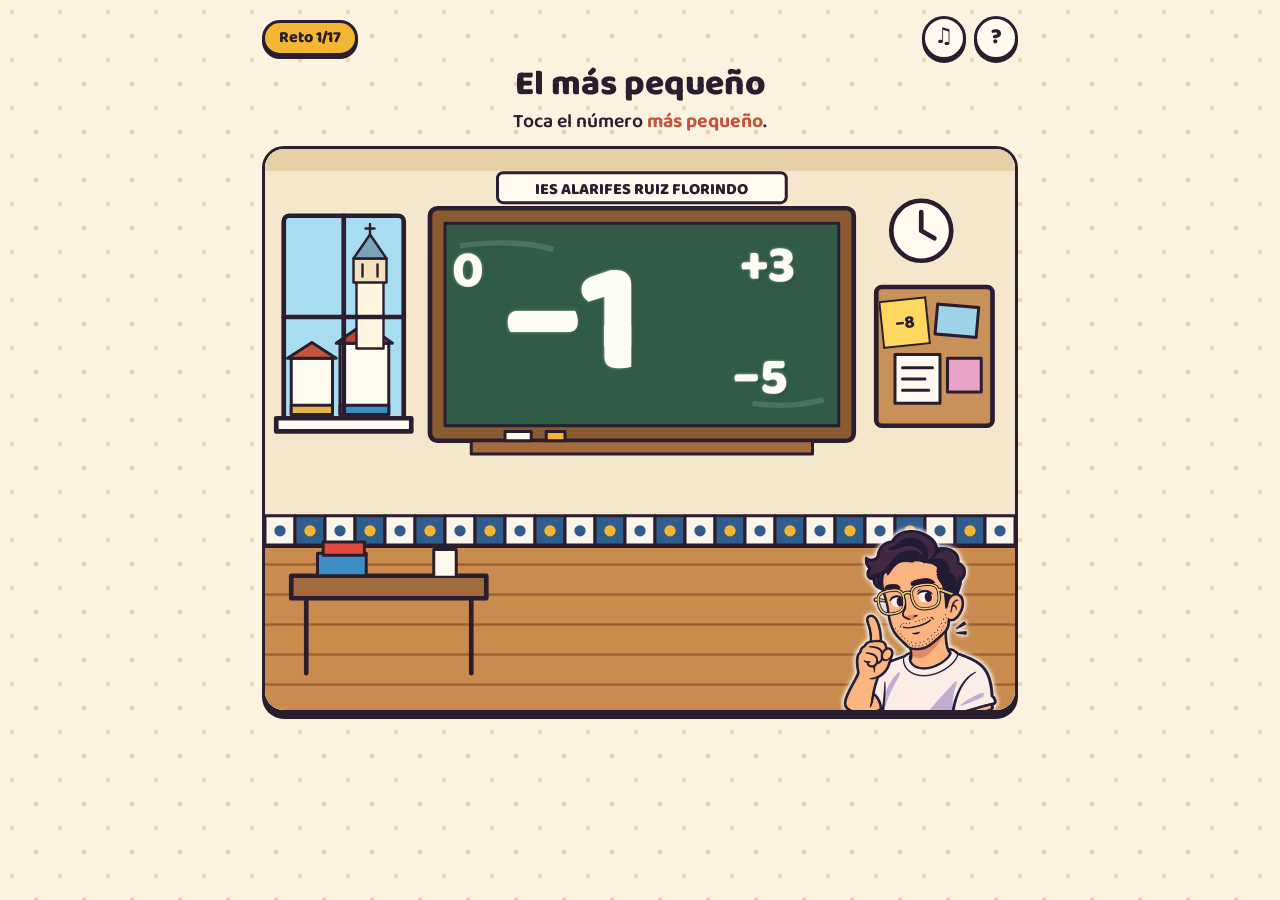
<file: juegos/trampa-cero/index.html>
<!doctype html>
<html lang="es">
<head>
<meta charset="utf-8">
<meta name="viewport" content="width=device-width, initial-scale=1, viewport-fit=cover">
<meta name="theme-color" content="#fbf2df">
<meta name="description" content="Trampa Cero: 17 acertijos y problemas de números enteros para 1.º de ESO, ambientados en Fuentes de Andalucía y el IES Alarifes Ruiz Florindo.">
<title>Trampa Cero</title>
<link rel="icon" href="data:image/svg+xml,%3Csvg xmlns='http://www.w3.org/2000/svg' viewBox='0 0 64 64'%3E%3Crect x='4' y='4' width='56' height='56' rx='14' fill='%23f2b632' stroke='%232a1e2e' stroke-width='5'/%3E%3Ctext x='32' y='47' text-anchor='middle' font-family='Arial Black,sans-serif' font-size='40' fill='%232a1e2e'%3E0%3C/text%3E%3C/svg%3E">
<link rel="preconnect" href="https://fonts.googleapis.com">
<link rel="preconnect" href="https://fonts.gstatic.com" crossorigin>
<link href="https://fonts.googleapis.com/css2?family=Baloo+2:wght@600;800&display=swap" rel="stylesheet">
<link rel="stylesheet" href="estilo.css">
</head>
<body>
<main class="juego">
  <header class="cabecera">
    <button type="button" id="contador" class="chip" aria-haspopup="dialog" title="Ver todos los retos">Reto 1/17</button>
    <div class="herramientas">
      <button type="button" id="btn-musica" class="redondo" aria-pressed="false" aria-label="Música" title="Activar música">♫</button>
      <button type="button" id="btn-pista" class="redondo" aria-expanded="false" aria-controls="bocadillo" aria-label="Pista" title="Pista">?</button>
    </div>
    <h1 id="titulo" tabindex="-1">Trampa Cero</h1>
    <p id="pregunta"></p>
  </header>

  <section id="escena" class="escena" aria-label="Escena del reto">
    <div id="fondo" class="fondo"></div>
    <div id="capa" class="capa"></div>
    <button type="button" id="profe" class="profe" aria-label="Profe: pedir pista" hidden></button>
    <p id="bocadillo" class="bocadillo" role="status" hidden></p>
  </section>

  <form id="respuesta" class="respuesta" hidden autocomplete="off">
    <label for="valor">Tu resultado</label>
    <div class="fila">
      <button type="button" id="signo" class="redondo signo" aria-label="Cambiar el signo">±</button>
      <input id="valor" name="valor" type="text" inputmode="text" enterkeyhint="done" maxlength="14" spellcheck="false" autocapitalize="off" placeholder="?">
      <button type="submit" class="boton">Comprobar</button>
    </div>
    <p id="formato" class="formato"></p>
  </form>

  <p id="estado" class="estado" role="status" aria-live="polite"></p>

  <div id="explica" class="explica" hidden>
    <p id="explica-txt"></p>
    <button type="button" id="siguiente" class="boton">Siguiente →</button>
  </div>
</main>

<dialog id="mapa" class="mapa" aria-labelledby="mapa-tit">
  <h2 id="mapa-tit">Retos</h2>
  <div id="mapa-lista" class="mapa-lista"></div>
  <p class="nota">El avance se guarda en este navegador.</p>
  <div class="mapa-pie">
    <button type="button" id="reiniciar" class="boton claro">Empezar de cero</button>
    <form method="dialog"><button class="boton">Cerrar</button></form>
  </div>
</dialog>

<script src="escenas.js"></script>
<script src="retos.js"></script>
<script src="musica.js"></script>
<script src="juego.js"></script>
</body>
</html>
</file>
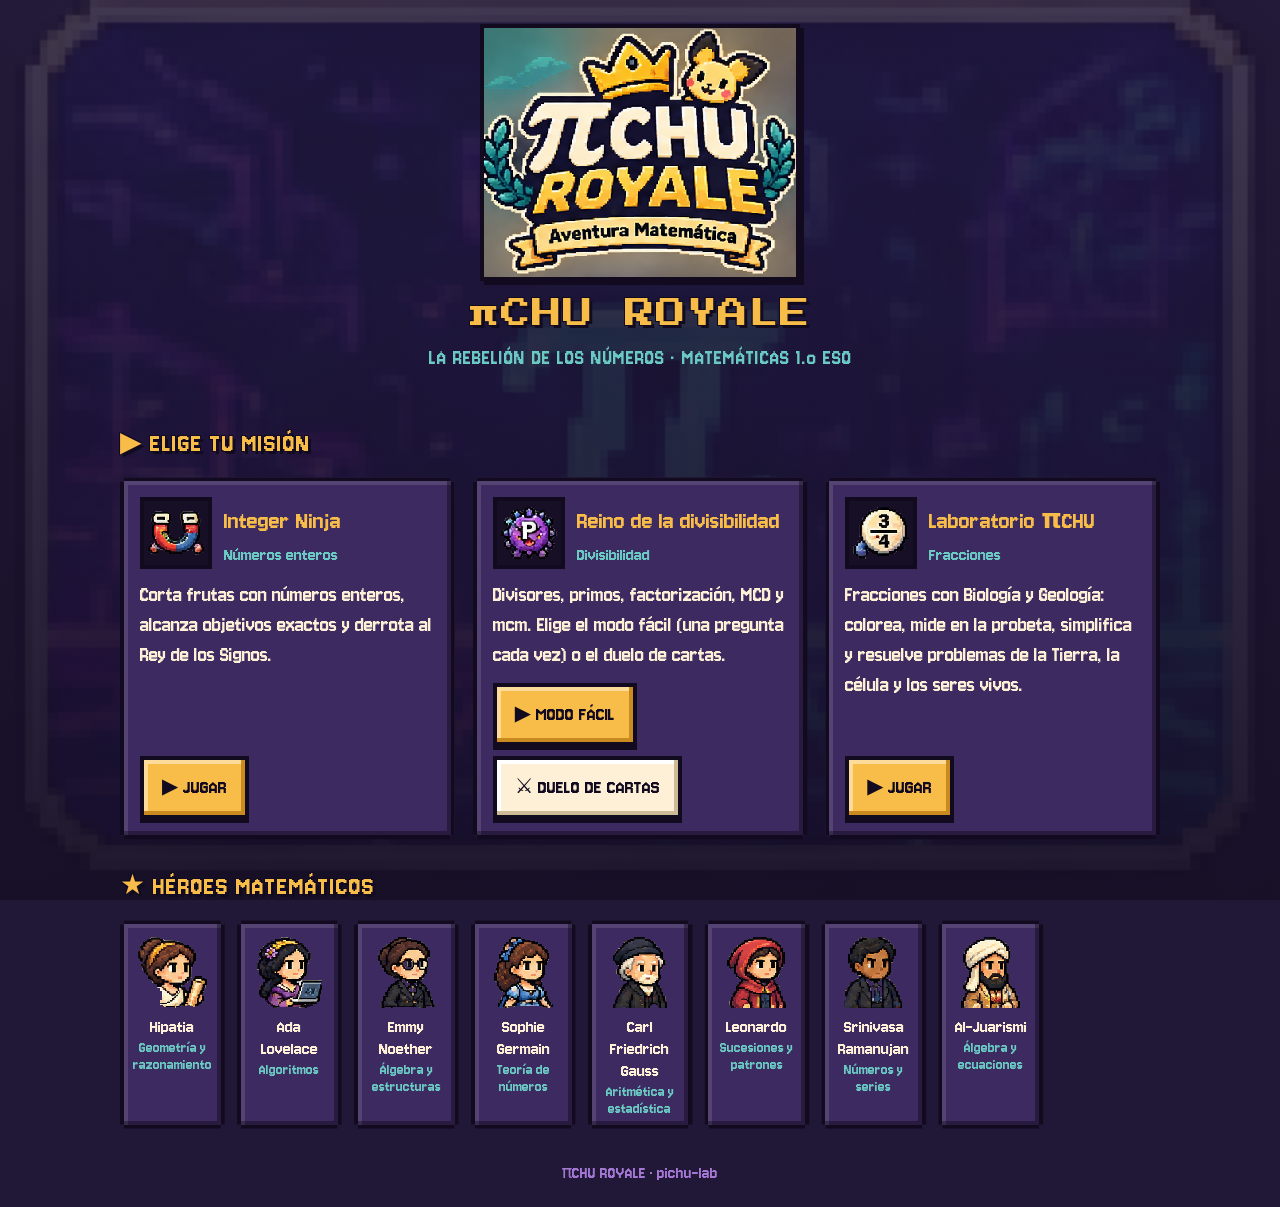
<file: pichu-royale.html>
<!DOCTYPE html>
<html lang="es">
<head>
<meta charset="UTF-8">
<meta name="viewport" content="width=device-width, initial-scale=1, viewport-fit=cover">
<meta name="theme-color" content="#211736">
<title>πCHU ROYALE — La rebelión de los números</title>
<link rel="icon" href="assets/pichu-royale/iconos/corona.png">
<link rel="preconnect" href="https://fonts.googleapis.com">
<link rel="preconnect" href="https://fonts.gstatic.com" crossorigin>
<link href="https://fonts.googleapis.com/css2?family=Press+Start+2P&family=Jersey+10&display=swap" rel="stylesheet">
<link rel="stylesheet" href="shared/pichu-theme.css">
<style>
  * { box-sizing: border-box; }
  html, body { margin: 0; }
  body {
    min-height: 100vh; min-height: 100dvh;
    background: var(--px-bg);
    background-image:
      linear-gradient(rgba(33,23,54,.86), rgba(22,15,38,.96)),
      url("assets/pichu-royale/escenarios/mundo_digital.png");
    background-size: cover; background-position: center; background-attachment: fixed;
    color: var(--px-crema);
    font-family: var(--px-font-body);
    font-size: 22px;
    padding: max(16px, env(safe-area-inset-top)) max(16px, env(safe-area-inset-right)) max(24px, env(safe-area-inset-bottom)) max(16px, env(safe-area-inset-left));
  }
  main { max-width: 1040px; margin: 0 auto; }

  header.hero { text-align: center; padding: 8px 0 20px; }
  header.hero img.logo { width: min(320px, 78vw); height: auto; display: block; margin: 0 auto 8px; border: 4px solid var(--px-negro); box-shadow: 4px 4px 0 var(--px-negro); }
  header.hero h1 { font-family: var(--px-font-arcade); font-weight: 400; text-transform: none; font-size: clamp(18px, 5vw, 30px); margin: 12px 0 6px; }
  header.hero p.sub { font-family: var(--px-font-title); font-weight: 700; letter-spacing: 1px; font-size: clamp(18px, 4.4vw, 22px); color: var(--px-turquesa); margin: 0; line-height: 1.6; }

  h2.section { font-size: clamp(24px, 5vw, 28px); margin: 28px 0 14px; }

  .games { display: grid; grid-template-columns: repeat(auto-fill, minmax(min(100%, 300px), 1fr)); gap: 18px; }
  .card { padding: 16px; display: flex; flex-direction: column; gap: 12px; }
  .card .top { display: flex; gap: 12px; align-items: center; }
  .card .top img { width: 72px; height: 72px; flex: none; background: var(--px-bg-deep); border: 4px solid var(--px-negro); }
  .card h3 { font-family: var(--px-font-title); font-weight: 700; font-size: 26px; line-height: 1.5; margin: 0; color: var(--px-dorado); }
  .card .tema { font-size: 19px; color: var(--px-turquesa); margin: 4px 0 0; }
  .card p.desc { margin: 0; line-height: 1.35; }
  .card .foot { margin-top: auto; display: flex; align-items: center; justify-content: space-between; gap: 10px; flex-wrap: wrap; }
  .card a.px-btn { text-decoration: none; display: inline-flex; align-items: center; }
  .card a.px-btn.alt { background: var(--px-crema); box-shadow: inset -4px -4px 0 #cdbb98, inset 4px 4px 0 #fff, 0 4px 0 var(--px-negro); }
  .card.locked { opacity: .62; }
  .card.locked .top img { filter: grayscale(.7) brightness(.8); }
  .badge { font-family: var(--px-font-title); font-weight: 700; font-size: 17px; padding: 6px 8px; background: var(--px-bg-deep); border: 3px solid var(--px-negro); color: var(--px-lavanda); }

  .heroes { display: grid; grid-template-columns: repeat(auto-fill, minmax(104px, 1fr)); gap: 12px; }
  .heroe { padding: 8px; text-align: center; }
  .heroe img { width: 100%; height: auto; aspect-ratio: 1; display: block; }
  .heroe b { display: block; font-size: 19px; line-height: 1.15; margin-top: 4px; }
  .heroe span { display: block; font-size: 16px; color: var(--px-turquesa); }

  footer { text-align: center; font-size: 18px; color: var(--px-lavanda); margin-top: 32px; }
</style>
</head>
<body>
<main>
  <header class="hero">
    <img class="logo px-sprite" src="assets/pichu-royale/identidad/logo_pichu_royale.png" alt="Logo de πCHU ROYALE" width="392" height="313">
    <h1 class="px-title">πCHU ROYALE</h1>
    <p class="sub">LA REBELIÓN DE LOS NÚMEROS · MATEMÁTICAS 1.º ESO</p>
  </header>

  <h2 class="section px-title">▶ ELIGE TU MISIÓN</h2>
  <section class="games" id="games" aria-label="Juegos"></section>

  <h2 class="section px-title">★ HÉROES MATEMÁTICOS</h2>
  <section class="heroes" id="heroes" aria-label="Héroes"></section>

  <footer>πCHU ROYALE · pichu-lab</footer>
</main>

<script>
  // Catálogo de juegos. Cada juego es un módulo independiente en /juegos/<id>/
  // Para añadir un juego: copiar su carpeta y añadir una entrada aquí.
  const JUEGOS = [
    { id: "integer-ninja", titulo: "Integer Ninja", tema: "Números enteros", enemigo: "negatron",
      desc: "Corta frutas con números enteros, alcanza objetivos exactos y derrota al Rey de los Signos.", activo: true },
    { id: "divisibilidad", titulo: "Reino de la divisibilidad", tema: "Divisibilidad", enemigo: "primox",
      desc: "Divisores, primos, factorización, MCD y mcm. Elige el modo fácil (una pregunta cada vez) o el duelo de cartas.",
      activo: true, botones: [["facil.html", "▶ Modo fácil"], ["", "⚔ Duelo de cartas"]] },
    { id: "fracciones", titulo: "Laboratorio πCHU", tema: "Fracciones", enemigo: "denominadoron",
      desc: "Fracciones con Biología y Geología: colorea, mide en la probeta, simplifica y resuelve problemas de la Tierra, la célula y los seres vivos.", activo: true }
  ];

  const A = "assets/pichu-royale/";
  const games = document.getElementById("games");
  for (const j of JUEGOS) {
    const el = document.createElement("article");
    el.className = "card px-box" + (j.activo ? "" : " locked");
    el.innerHTML = `
      <div class="top">
        <img class="px-sprite" src="${A}enemigos/${j.enemigo}.png" alt="" width="72" height="72" loading="lazy">
        <div><h3>${j.titulo}</h3><p class="tema">${j.tema}</p></div>
      </div>
      <p class="desc">${j.desc}</p>
      <div class="foot">
        ${!j.activo
          ? `<span class="badge">🔒 PRÓXIMAMENTE</span>`
          : (j.botones || [["", "▶ Jugar"]]).map(([ruta, txt], i) =>
              `<a class="px-btn${i ? " alt" : ""}" href="juegos/${j.id}/${ruta}">${txt}</a>`).join("")}
      </div>`;
    games.appendChild(el);
  }

  // Héroes desde el manifest del banco de recursos (única fuente de nombres)
  fetch(A + "manifest.json").then(r => r.json()).then(m => {
    const box = document.getElementById("heroes");
    for (const h of m.heroes) {
      const el = document.createElement("div");
      el.className = "heroe px-box";
      el.title = `${h.nombre} (${h.periodo}) — ${h.habilidad}: ${h.efecto_propuesto}`;
      el.innerHTML = `<img class="px-sprite" src="${A}${h.imagen}" alt="${h.nombre}" width="256" height="256" loading="lazy">
        <b>${h.nombre.split(" de ")[0]}</b><span>${h.especialidad}</span>`;
      box.appendChild(el);
    }
  }).catch(() => {});
</script>
</body>
</html>
</file>
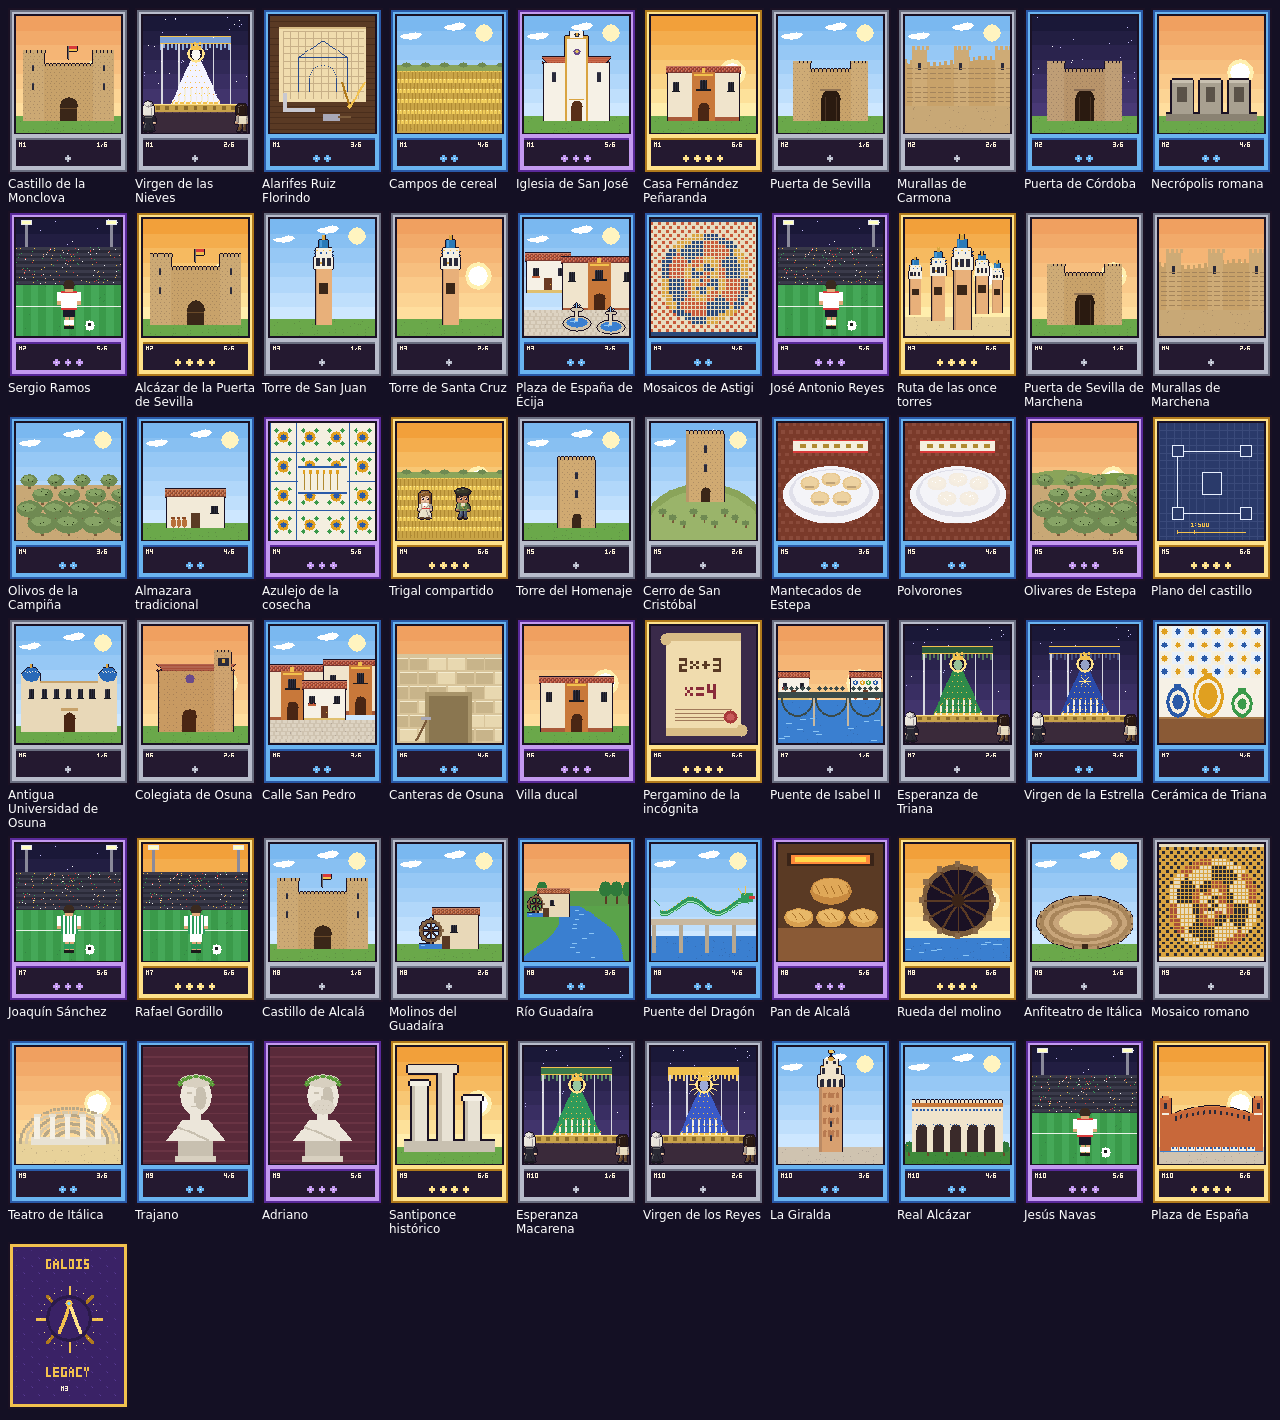
<file: herramientas/cartas.html>
<!doctype html><html lang="es"><head><meta charset="utf-8"><title>Cartas · revisión</title>
<style>body{background:#141024;color:#fff;font:12px system-ui;margin:8px}div{display:grid;grid-template-columns:repeat(10,1fr);gap:6px}img{width:100%;image-rendering:pixelated}</style></head>
<body><div id="g"></div>
<script src="../coleccion/datos.js"></script><script src="../shared/galois-sprites.js"></script><script src="../shared/galois-escenarios.js"></script><script src="../coleccion/arte.js"></script>
<script>var g=document.getElementById('g');for(var w=1;w<=10;w++)GALOIS_CAMPINA.cartas.filter(c=>c.mundo===w).forEach(c=>{g.innerHTML+='<figure style="margin:0"><img src="'+GaloisArte.carta(c)+'"><figcaption>'+c.nombre+'</figcaption></figure>'});g.innerHTML+='<figure style="margin:0"><img src="'+GaloisArte.reverso(3)+'"></figure>';</script>
</body></html>
</file>
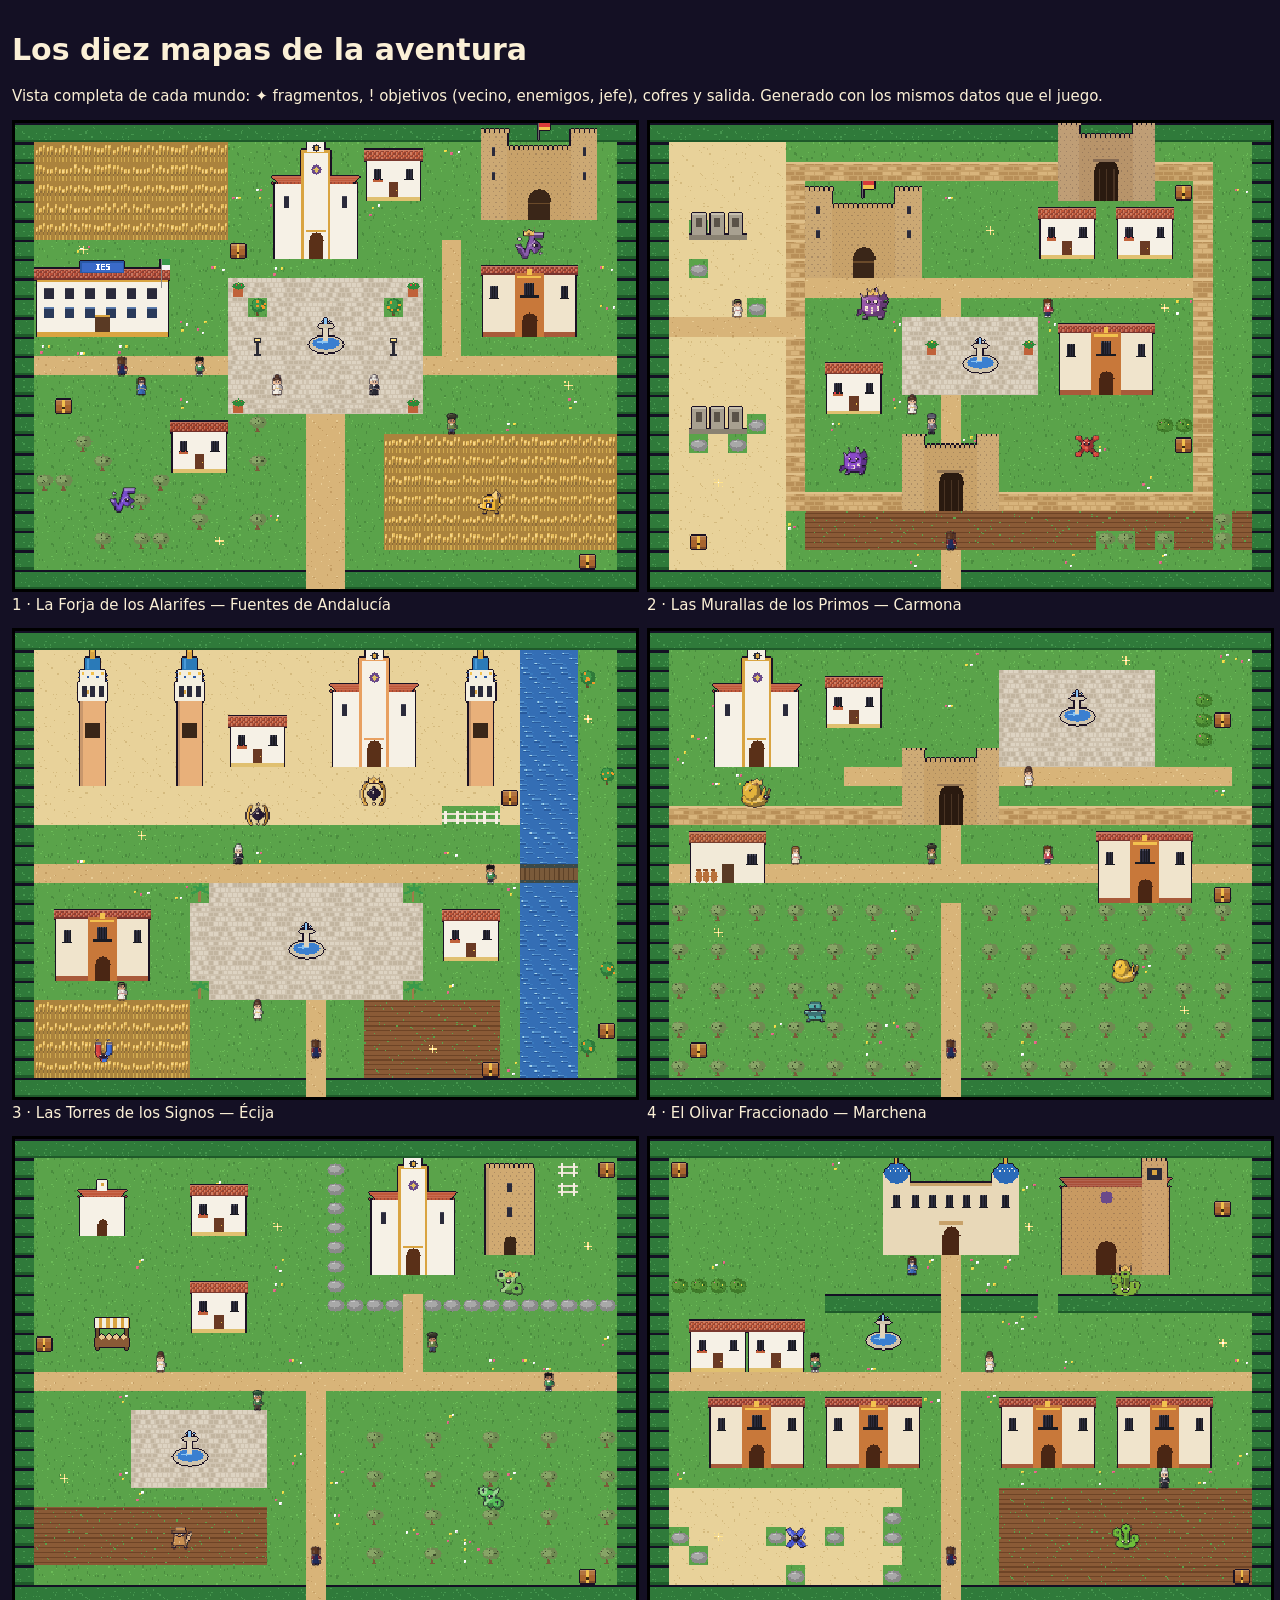
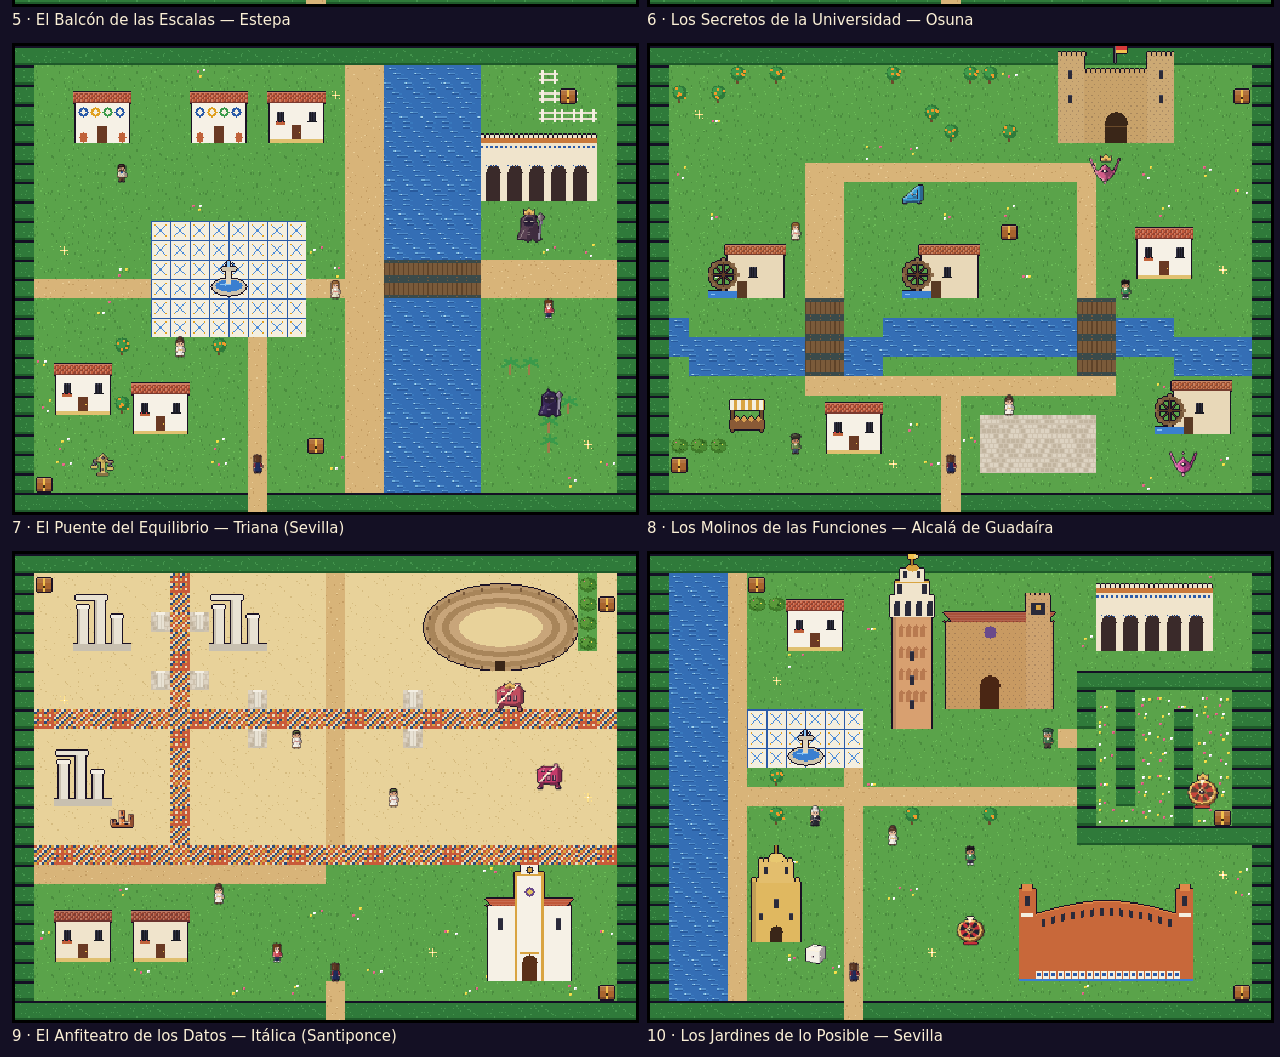
<file: herramientas/mapas.html>
<!doctype html><html lang="es"><head><meta charset="utf-8"><meta name="viewport" content="width=device-width,initial-scale=1">
<title>Mapas · Galois Legacy</title>
<style>body{margin:0;padding:12px;background:#141024;color:#fbf0d6;font:15px system-ui,sans-serif}h1{font-weight:600}.g{display:grid;grid-template-columns:repeat(auto-fill,minmax(520px,1fr));gap:14px}figure{margin:0}canvas{width:100%;image-rendering:pixelated;border:3px solid #000;display:block}figcaption{margin-top:4px}</style></head>
<body><h1>Los diez mapas de la aventura</h1><p>Vista completa de cada mundo: ✦ fragmentos, ! objetivos (vecino, enemigos, jefe), cofres y salida. Generado con los mismos datos que el juego.</p><div class="g" id="g"></div>
<script src="../coleccion/datos.js"></script><script src="../shared/galois-sprites.js"></script><script src="../shared/galois-escenarios.js"></script><script src="../aventura/mundos.js"></script>
<script>
var S=GaloisSprites,E=GaloisEscenarios,T=16;
GaloisMundos.lista.forEach(function(m){
 var c=document.createElement('canvas');c.width=32*T;c.height=24*T;var x=c.getContext('2d');
 for(var j=0;j<24;j++)for(var i=0;i<32;i++)x.drawImage(E.tile(m.mapa.t[j][i],i,j,0),i*T,j*T);
 var L=[];m.edificios.forEach(function(b){var ed=E.edificio(b.t,b.o);L.push([(b.y+ed.h)*T,function(){x.drawImage(ed.canvas,b.x*T,b.y*T)}])});
 m.cofres.forEach(function(k){L.push([k.y*T+14,function(){x.drawImage(E.objeto('cofre',0),k.x*T,k.y*T)}])});
 m.vecinos.forEach(function(v){L.push([v.y*T+14,function(){S.pintar(x,E.hojaVecino(v.v),'idle','down',0,v.x*T+8,v.y*T+16,.5)}])});
 var w=GALOIS_CAMPINA.mundos[m.id-1];
 [[w.enemigos[0],m.enemigo2,.6,null],[w.enemigos[1],m.minijefe,.75,null],[w.jefe,m.jefe,.55,{jefe:true,fase:1}]].forEach(function(e){L.push([e[1][1]*T+14,function(){S.pintar(x,S.hojaEnemigo(e[0],e[3]),'idle','left',0,e[1][0]*T+8,e[1][1]*T+17,e[2])}])});
 var h=S.hojaHeroe('galois');L.push([m.inicio[1]*T+14,function(){S.pintar(x,h,'idle','up',0,m.inicio[0]*T+8,m.inicio[1]*T+16,.5)}]);
 L.sort(function(a,b){return a[0]-b[0]}).forEach(function(o){o[1]()});
 m.fragmentos.forEach(function(f){x.drawImage(E.objeto('brillo',1),f[0]*T,f[1]*T)});
 var fig=document.createElement('figure');fig.appendChild(c);var cap=document.createElement('figcaption');cap.textContent=m.id+' · '+w.nombre+' — '+w.lugar;fig.appendChild(cap);document.getElementById('g').appendChild(fig);
});
</script></body></html>
</file>
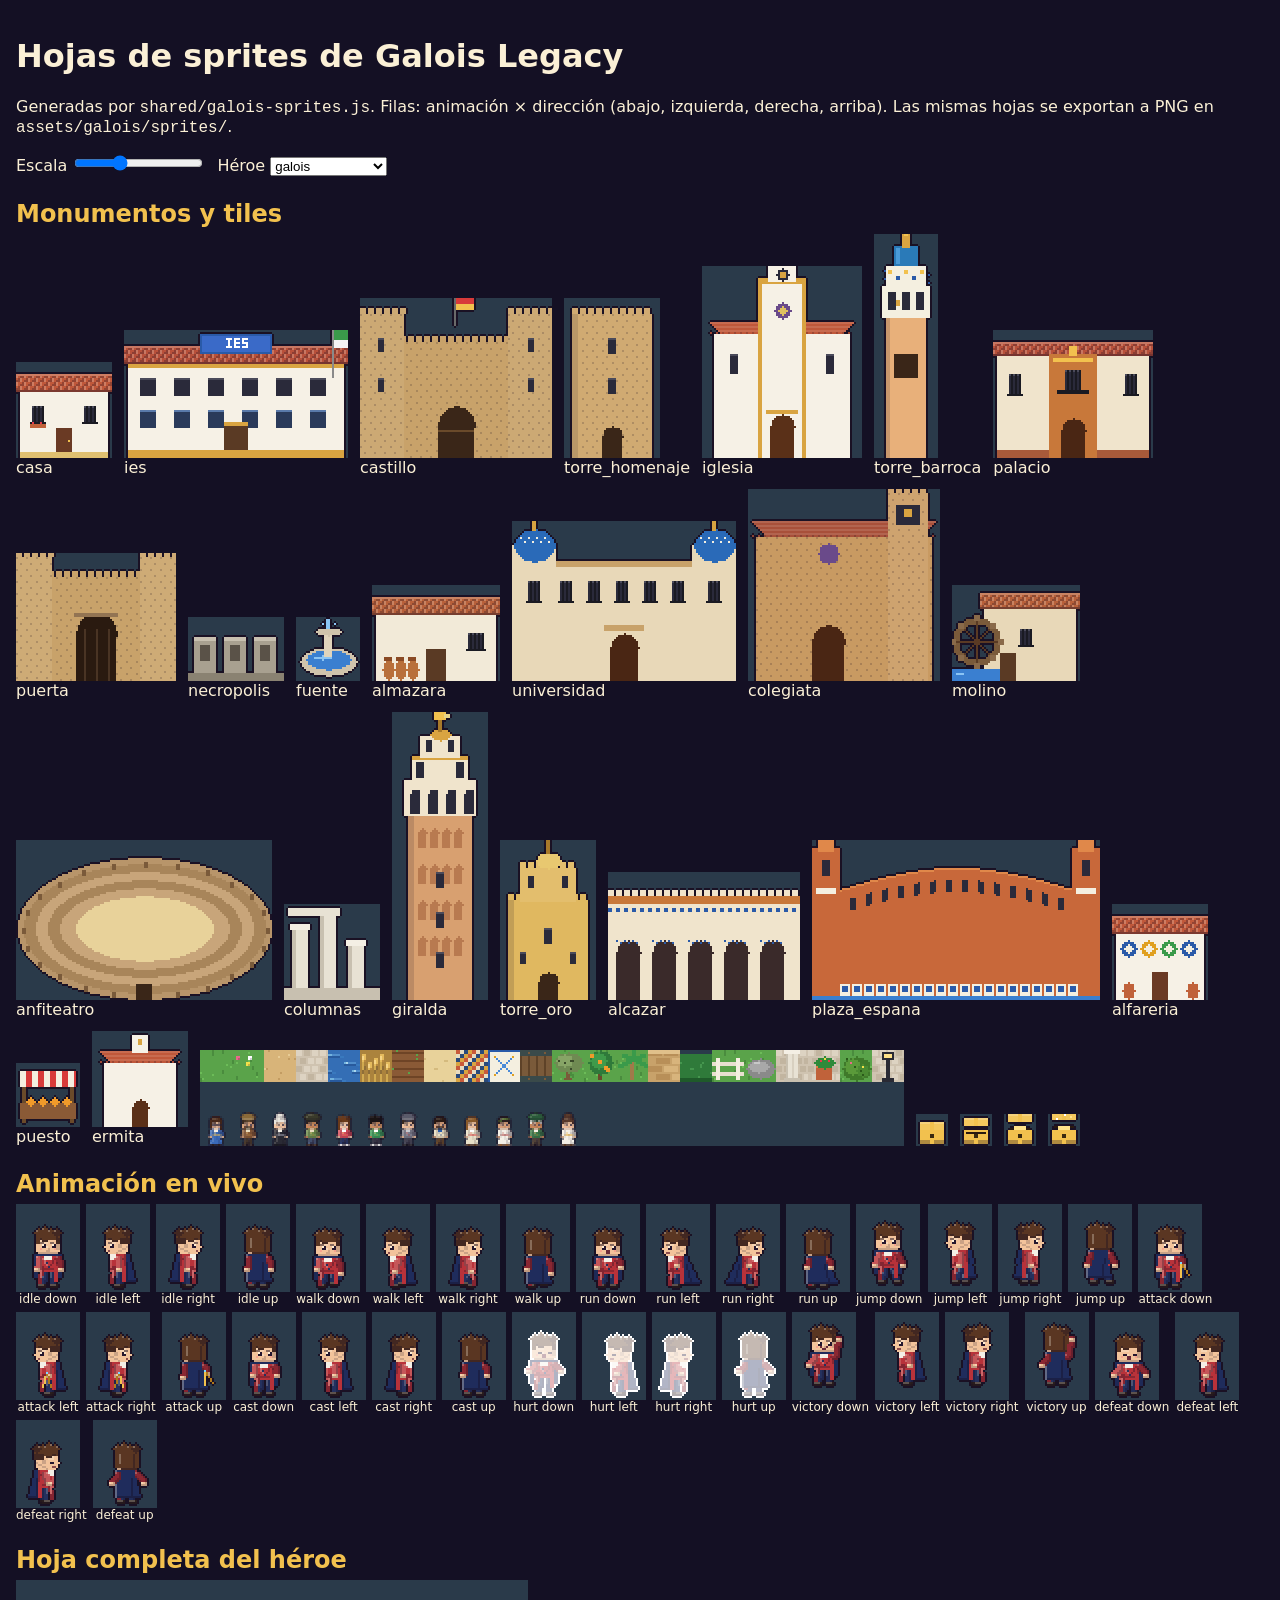
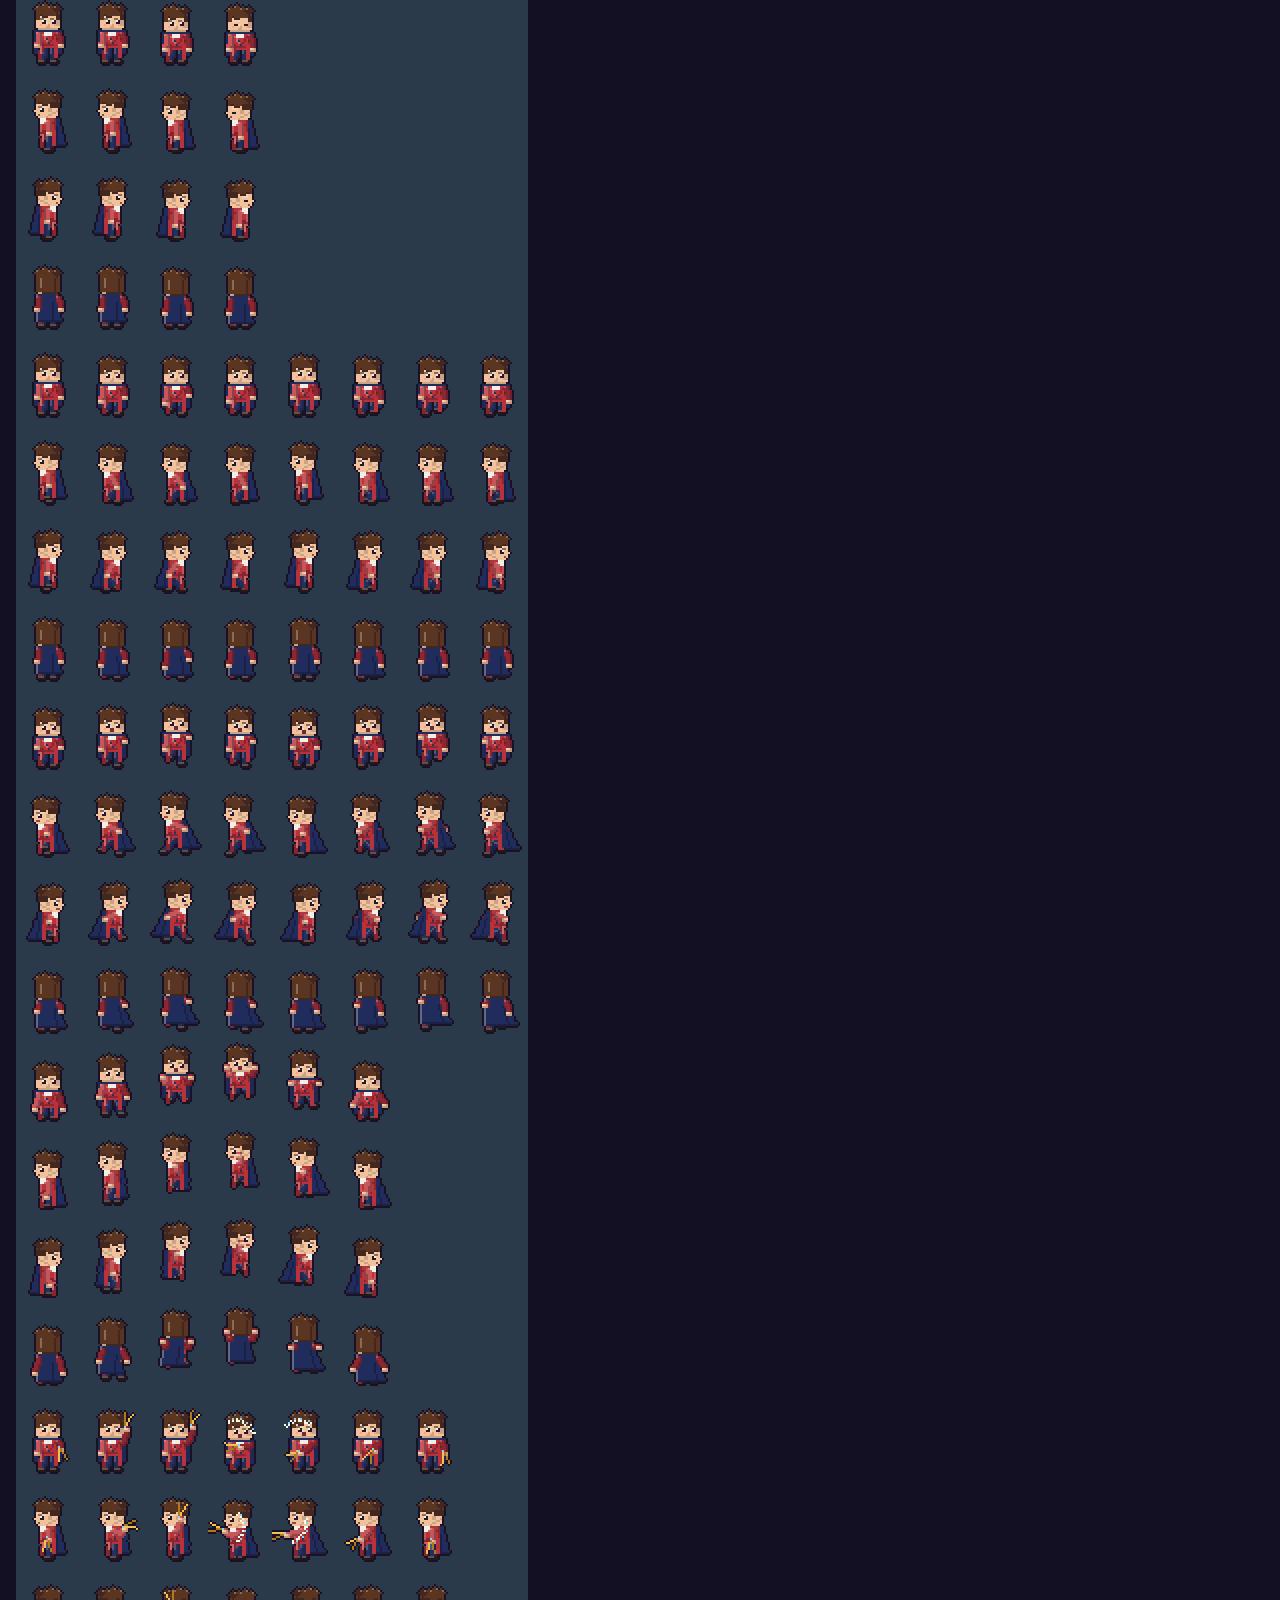
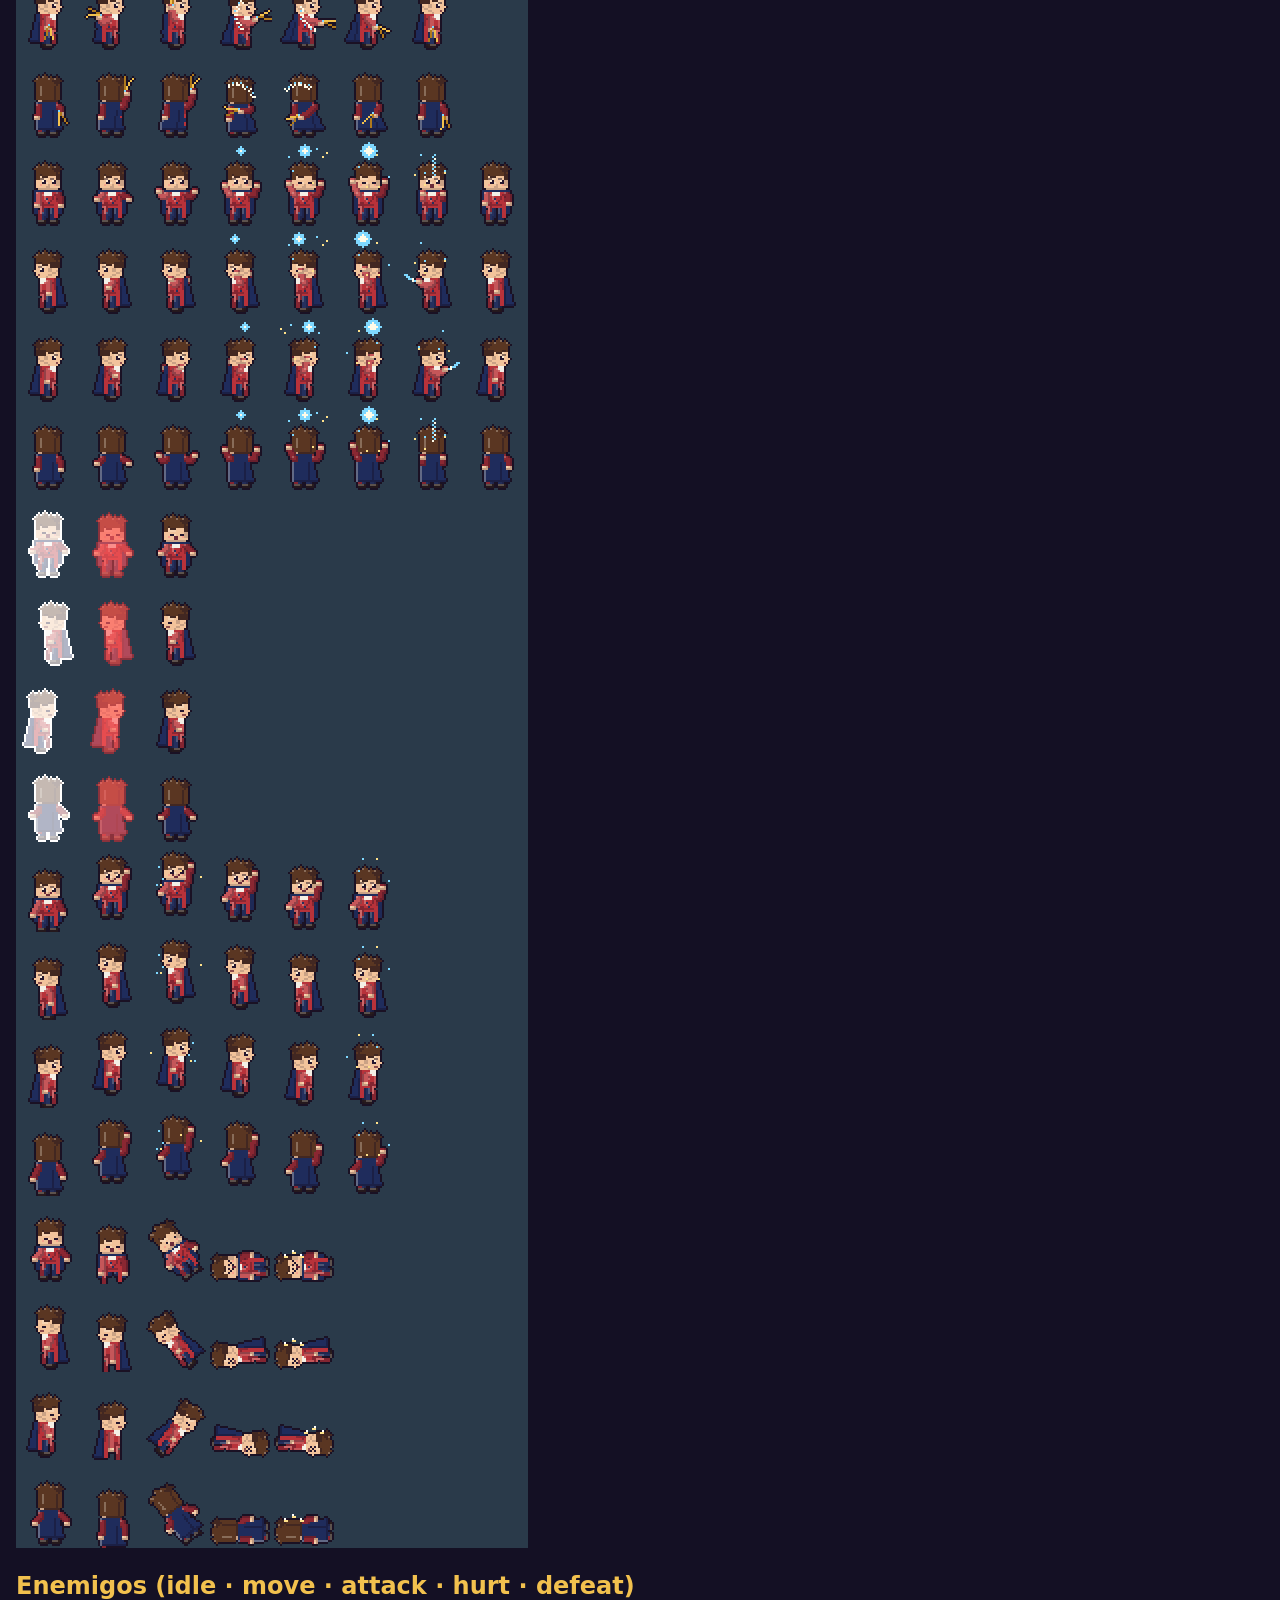
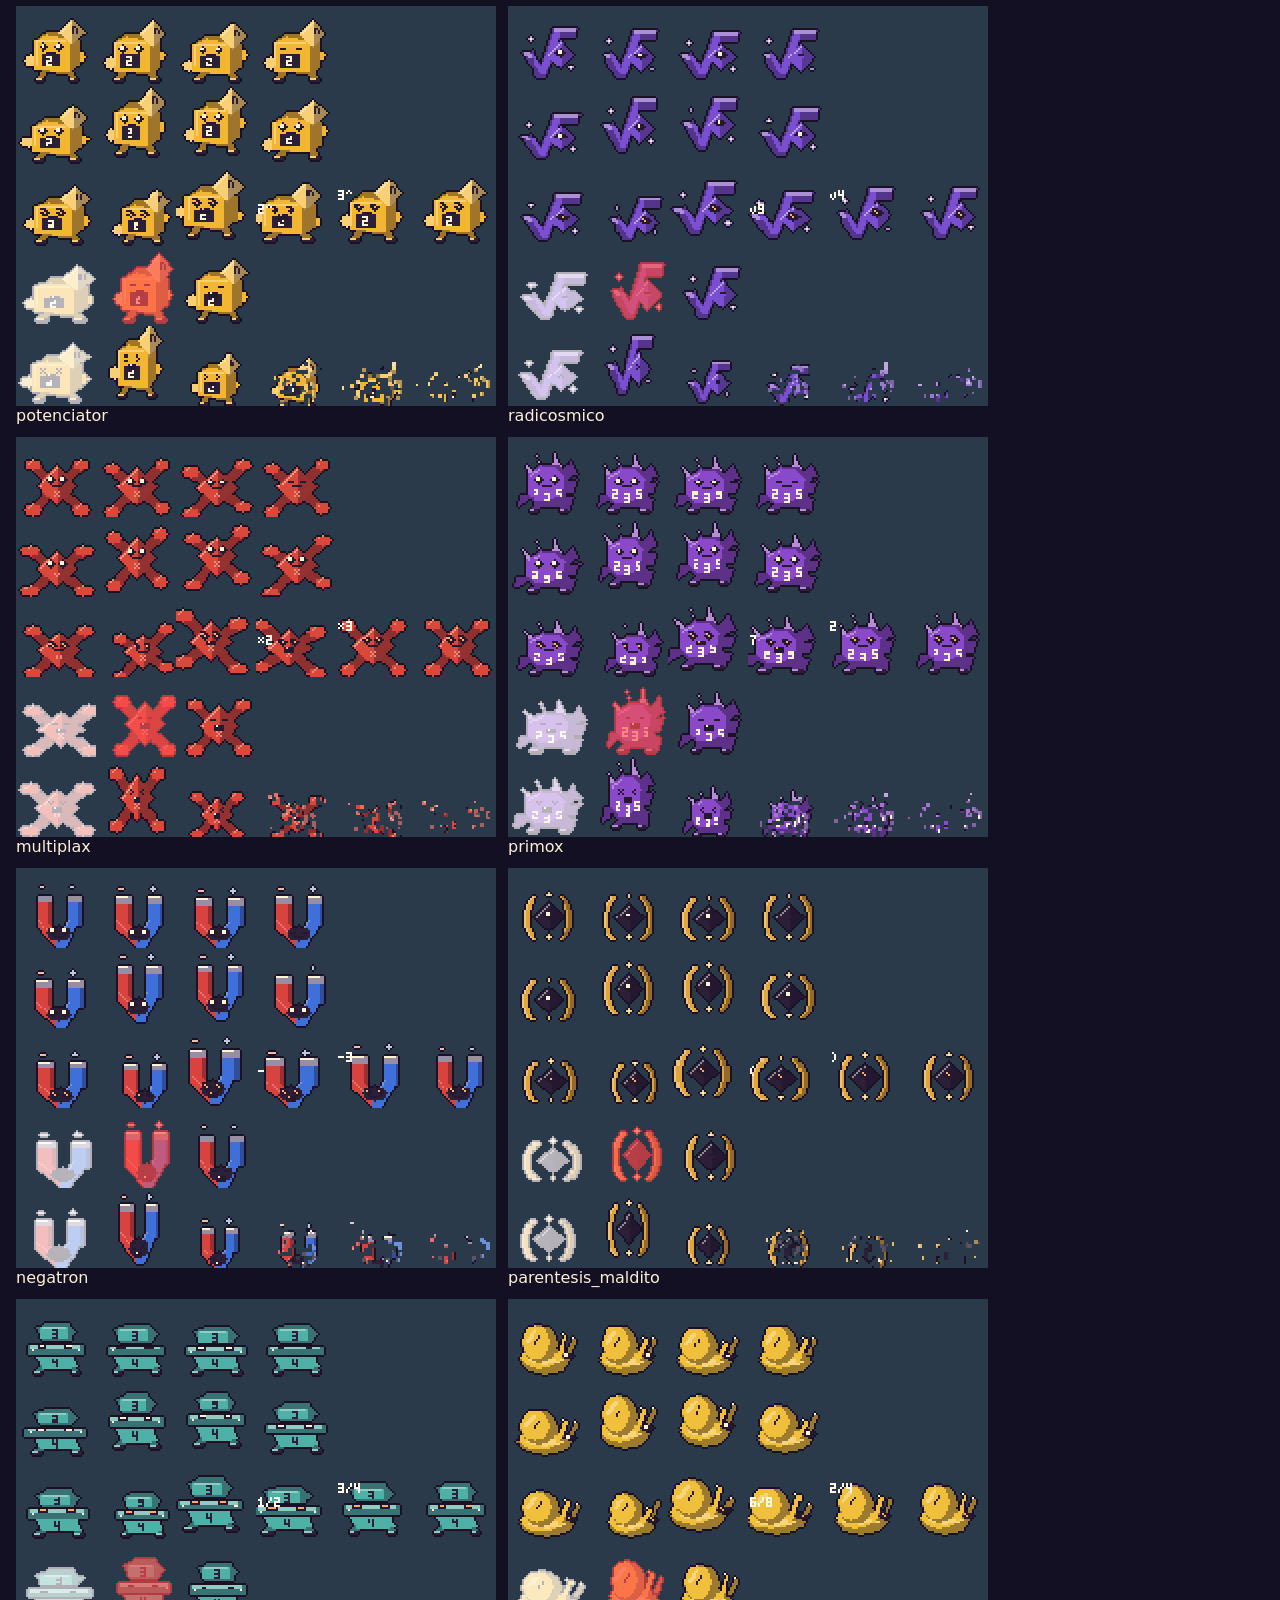
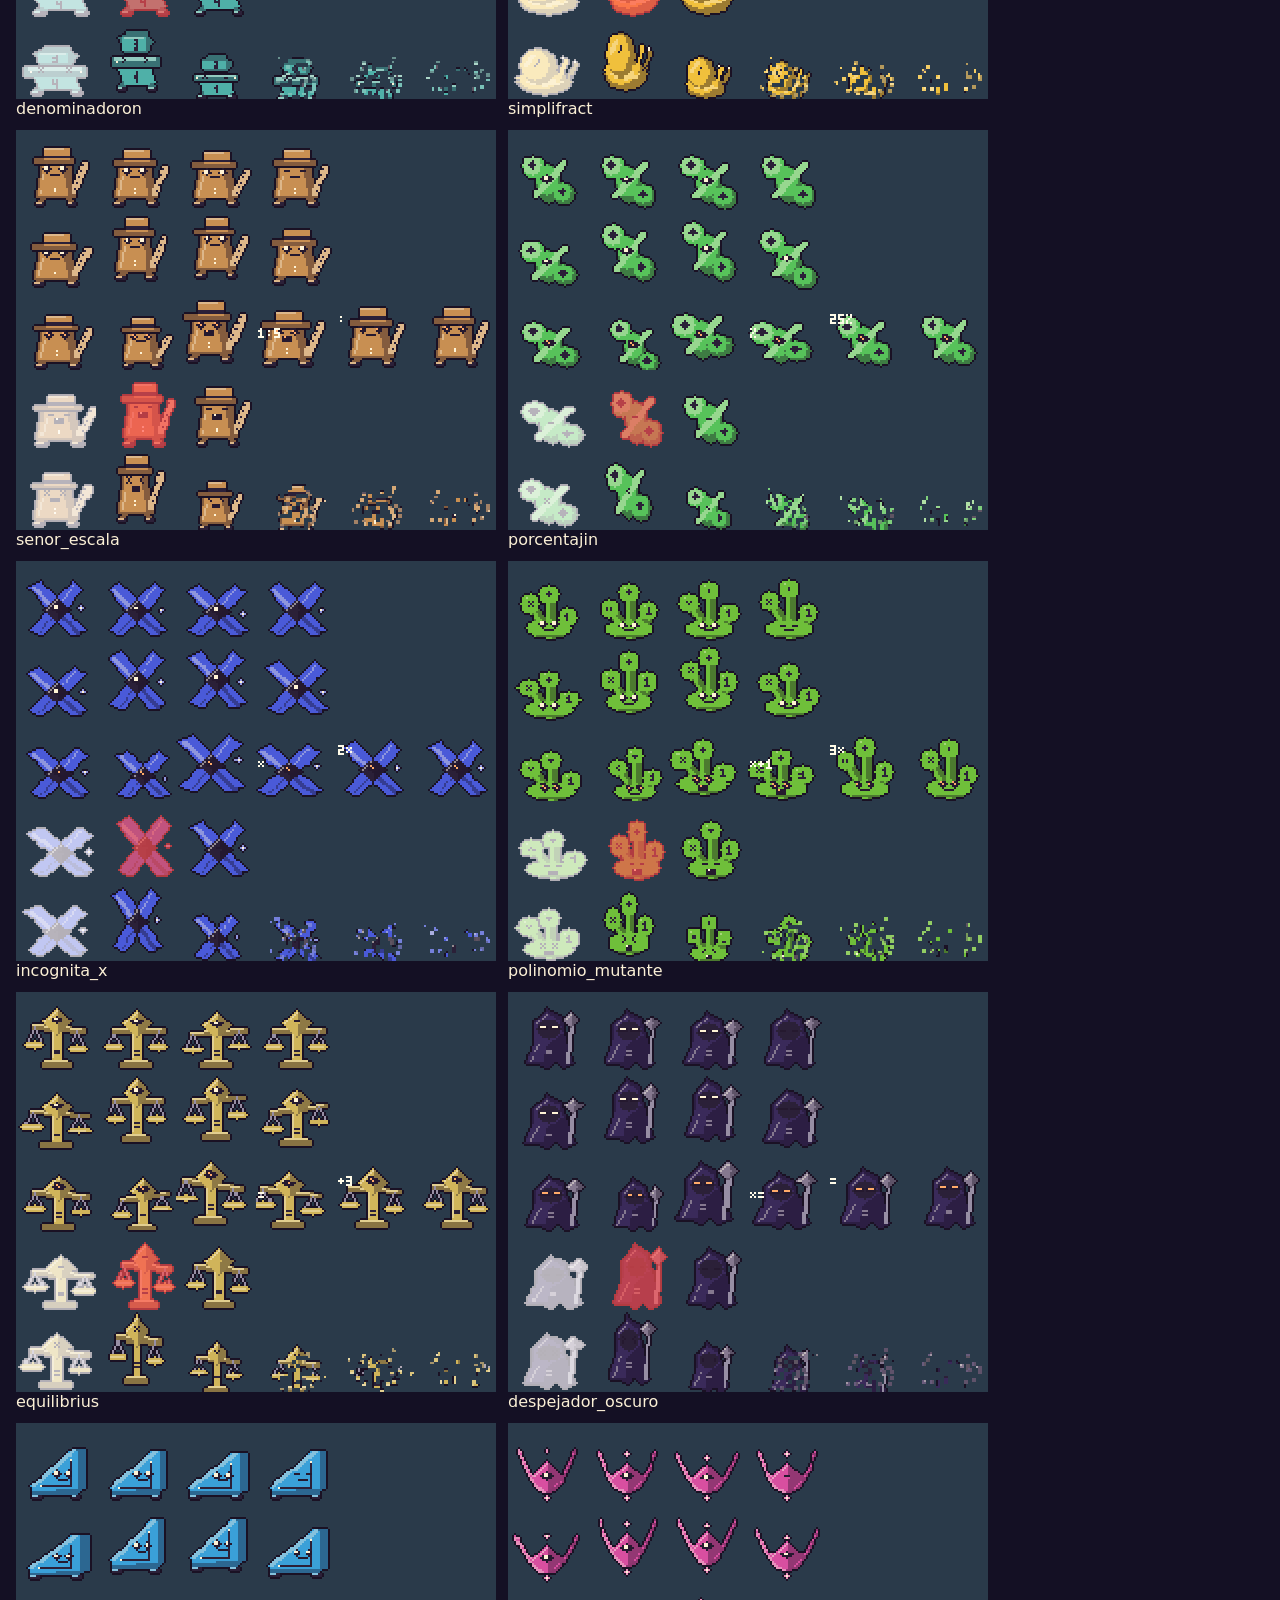
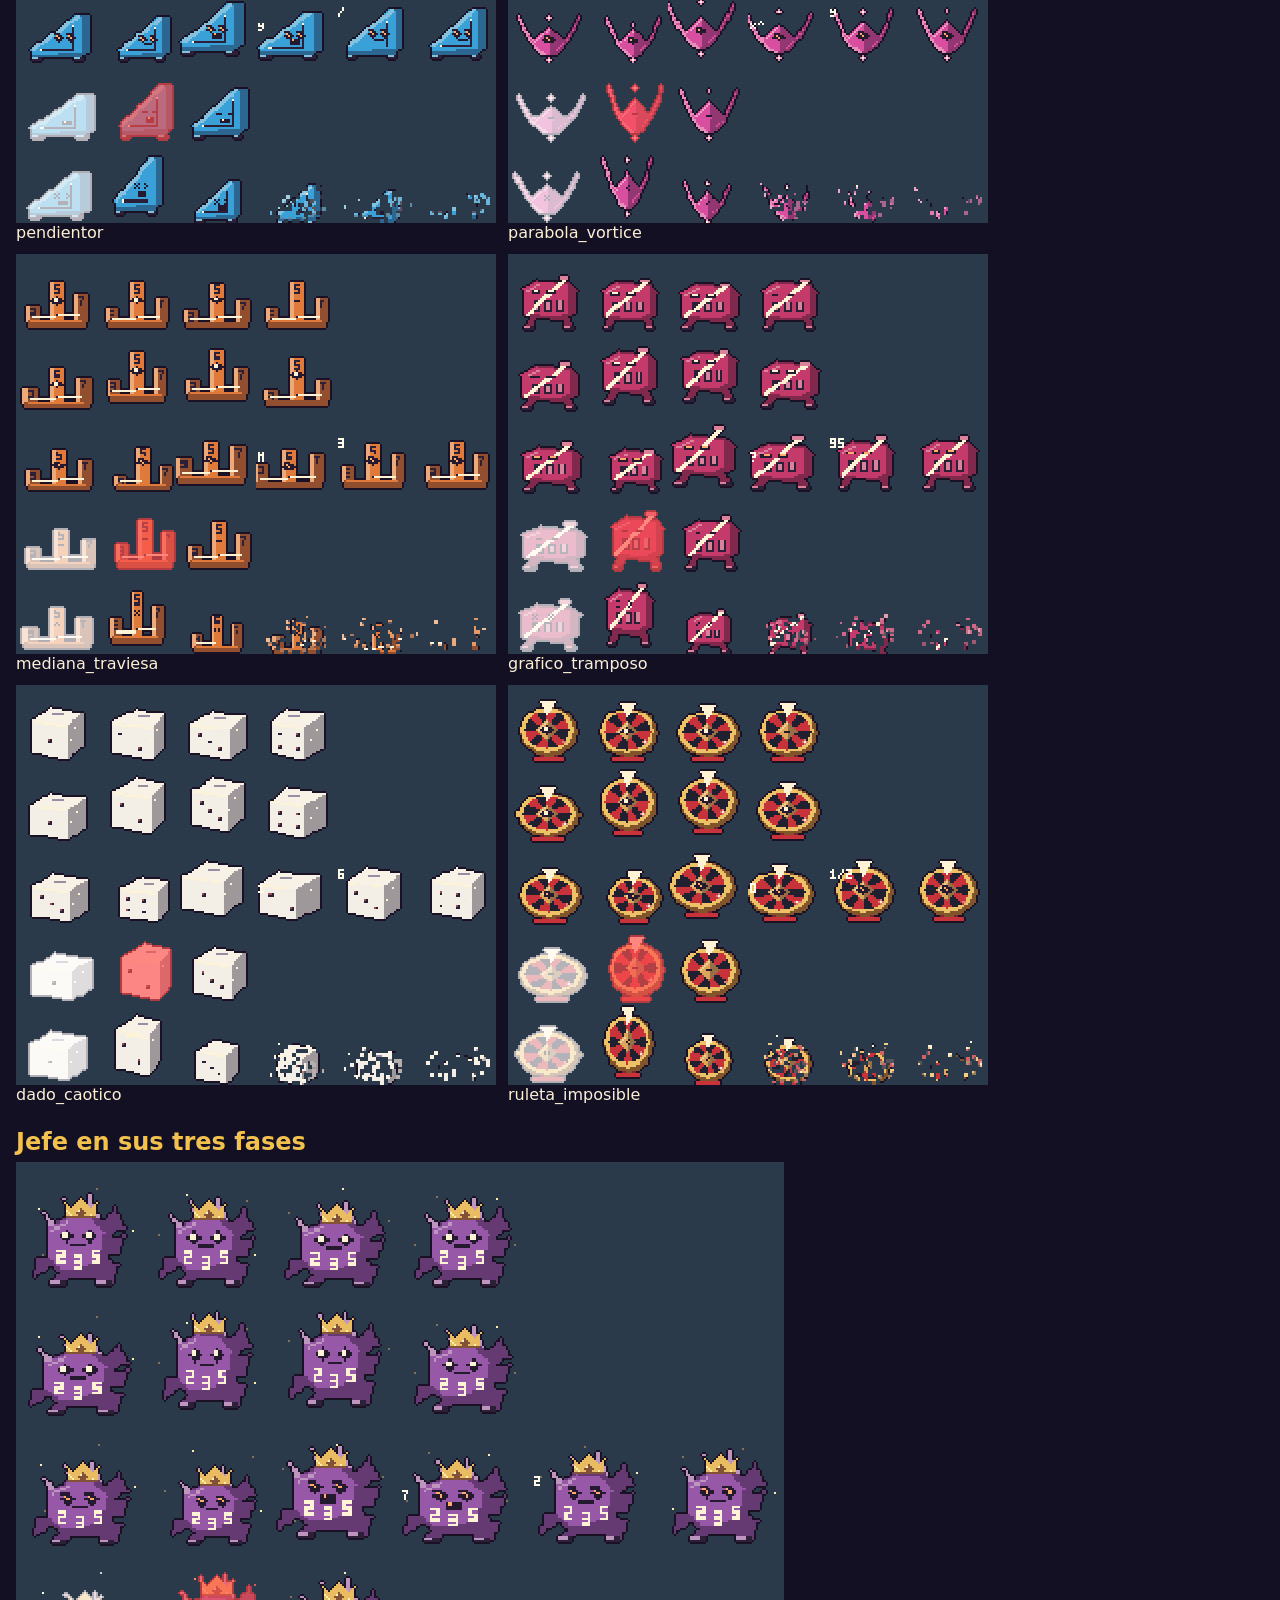
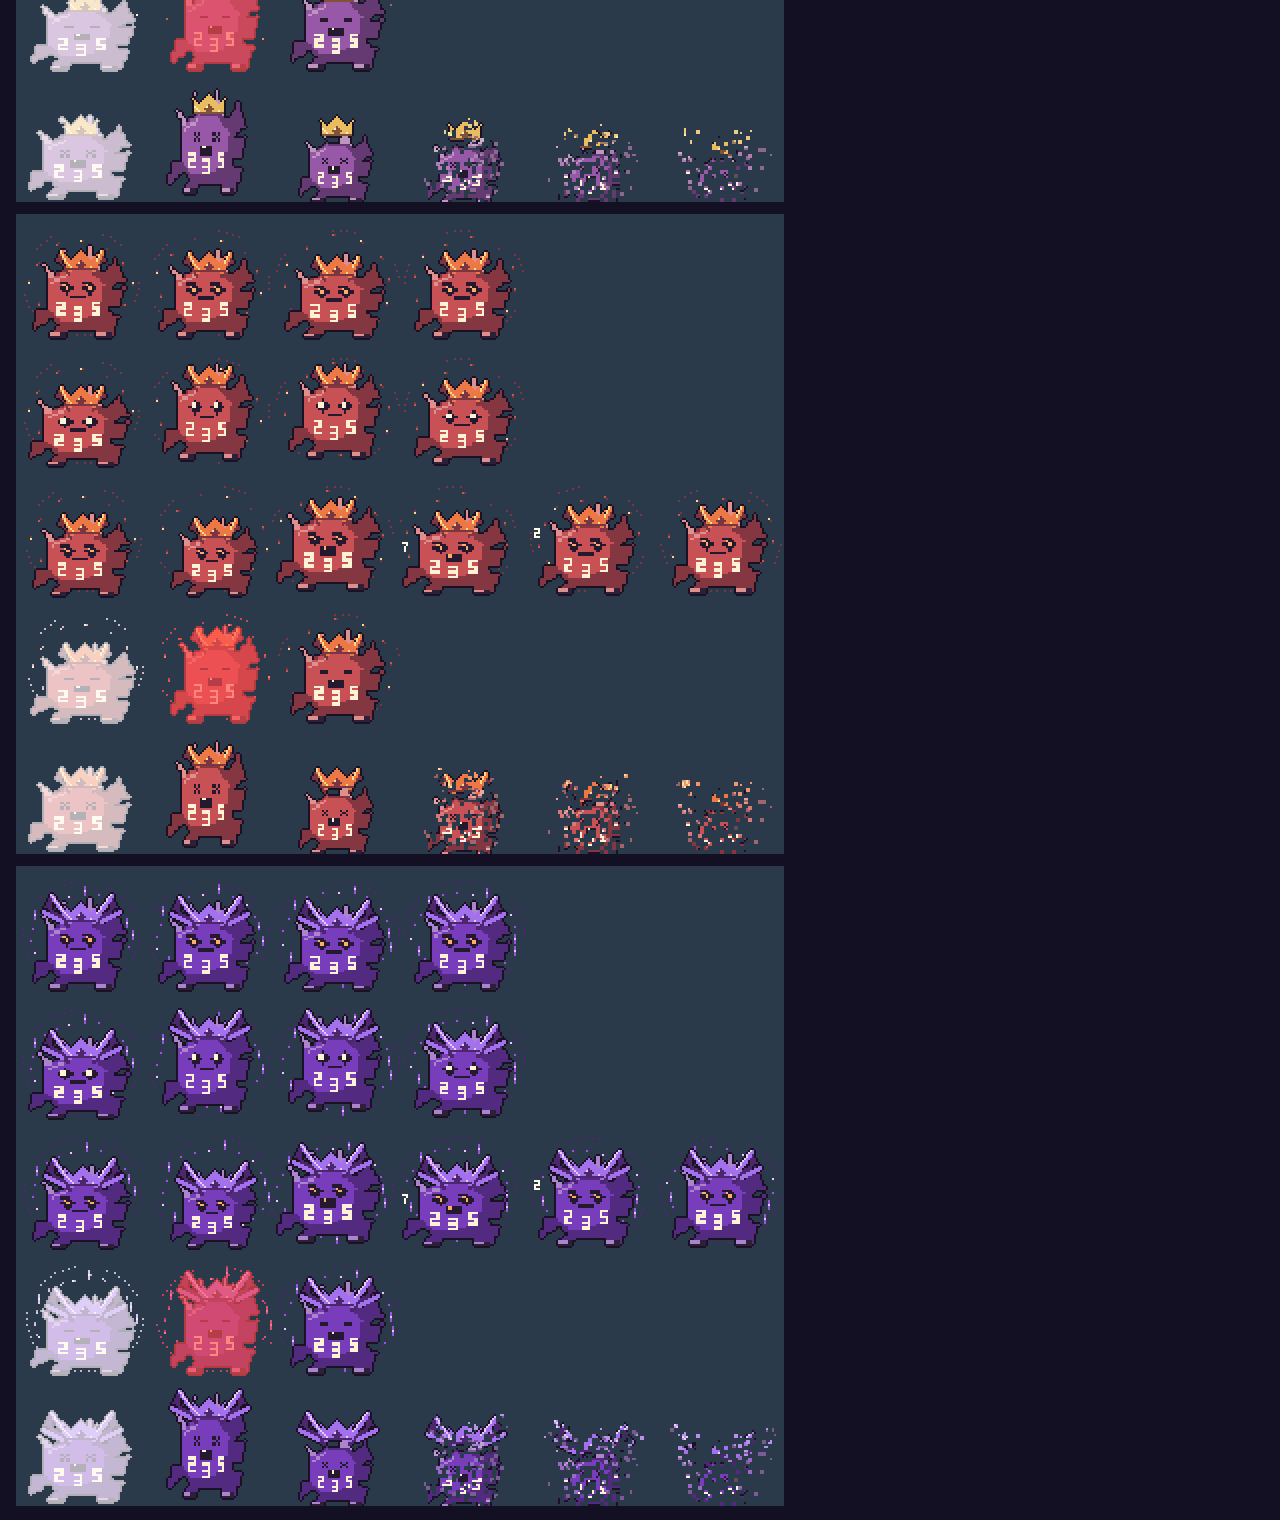
<file: herramientas/sprites.html>
<!doctype html>
<html lang="es">
<head><meta charset="utf-8"><meta name="viewport" content="width=device-width,initial-scale=1">
<title>Hojas de sprites · Galois Legacy</title>
<style>
body{margin:0;padding:16px;background:#141024;color:#fbf0d6;font:16px system-ui,sans-serif}
h1,h2{font-weight:600}h2{margin:24px 0 6px;color:#f2c14e}
canvas{image-rendering:pixelated;background:#2a3a4a;display:block;max-width:100%}
.row{display:flex;flex-wrap:wrap;gap:12px;align-items:flex-end}
.vivo{display:flex;flex-wrap:wrap;gap:6px}
.vivo figure{margin:0;text-align:center;font-size:12px}
label{margin-right:12px}
</style></head>
<body>
<h1>Hojas de sprites de Galois Legacy</h1>
<p>Generadas por <code>shared/galois-sprites.js</code>. Filas: animación × dirección (abajo, izquierda, derecha, arriba). Las mismas hojas se exportan a PNG en <code>assets/galois/sprites/</code>.</p>
<p><label>Escala <input id="k" type="range" min="1" max="4" value="2"></label><label>Héroe <select id="h"></select></label></p>
<h2>Monumentos y tiles</h2><div class="row" id="edif"></div><h2>Animación en vivo</h2><div class="vivo" id="vivo"></div>
<h2>Hoja completa del héroe</h2><div id="hoja"></div>
<h2>Enemigos (idle · move · attack · hurt · defeat)</h2><div class="row" id="enem"></div>
<h2>Jefe en sus tres fases</h2><div class="row" id="jefes"></div>
<script src="../shared/galois-sprites.js"></script>
<script src="../shared/galois-escenarios.js"></script>
<script>
var S=GaloisSprites,$=function(i){return document.getElementById(i)};
Object.keys(S.heroes).forEach(function(id){$('h').innerHTML+='<option>'+id+'</option>'});
function sheet(cv,k){var c=document.createElement('canvas');c.width=cv.width*k;c.height=cv.height*k;var x=c.getContext('2d');x.imageSmoothingEnabled=false;x.drawImage(cv,0,0,c.width,c.height);return c}
var vivos=[];
function render(){var k=+$('k').value,id=$('h').value;$('hoja').innerHTML='';$('hoja').appendChild(sheet(S.hojaHeroe(id).canvas,k));
 $('vivo').innerHTML='';vivos=[];Object.keys(S.ANIM_HEROE).forEach(function(a){S.DIRS.forEach(function(d){var f=document.createElement('figure');var c=document.createElement('canvas');c.width=32*k;c.height=44*k;f.appendChild(c);f.appendChild(document.createTextNode(a+' '+d));$('vivo').appendChild(f);vivos.push({c:c,a:a,d:d,k:k,h:S.hojaHeroe(id)})})})}
$('h').onchange=render;$('k').oninput=function(){render();renderE()};
function renderE(){var k=+$('k').value;$('enem').innerHTML='';Object.keys(S.enemigos).forEach(function(e){var f=document.createElement('figure');f.style.margin=0;f.appendChild(sheet(S.hojaEnemigo(e).canvas,k));f.appendChild(document.createTextNode(e));$('enem').appendChild(f)});
 $('jefes').innerHTML='';[1,2,3].forEach(function(fa){$('jefes').appendChild(sheet(S.hojaEnemigo('primox',{jefe:true,fase:fa}).canvas,k))})}
var t0=performance.now();(function loop(){var t=(performance.now()-t0)/1000;vivos.forEach(function(v){var x=v.c.getContext('2d');x.imageSmoothingEnabled=false;x.clearRect(0,0,v.c.width,v.c.height);var A=S.ANIM_HEROE[v.a];var i=Math.floor(t*A.fps)%(A.loop?A.n:A.n+4);if(i>=A.n)i=A.n-1;S.pintar(x,v.h,v.a,v.d,i,16*v.k,42*v.k,v.k)});requestAnimationFrame(loop)})();
function renderEd(){var k=+$('k').value,E=GaloisEscenarios;$('edif').innerHTML='';Object.keys(E.EDIF).forEach(function(t){var f=document.createElement('figure');f.style.margin=0;f.appendChild(sheet(E.edificio(t).canvas,k));f.appendChild(document.createTextNode(t));$('edif').appendChild(f)});
 var tc=document.createElement('canvas'),ks=Object.keys(E.TILES);tc.width=ks.length*16;tc.height=16+32;var x=tc.getContext('2d');ks.forEach(function(c,i){x.drawImage(E.tile(c,i,0,0),i*16,0)});
 ['maestra','alarife','abuela','agricultor','alumna','alumno','guardia','alfarero','molinera','romano','jardinero','pastelera'].forEach(function(v,i){S.pintar(x,E.hojaVecino(v),'idle','down',0,i*16+8,48,0.5)});
 $('edif').appendChild(sheet(tc,k));
 [0,1,2,3].forEach(function(f){$('edif').appendChild(sheet(E.objeto('cofre',f,'legendaria'),k))})}
render();renderE();renderEd();
</script>
</body></html>
</file>
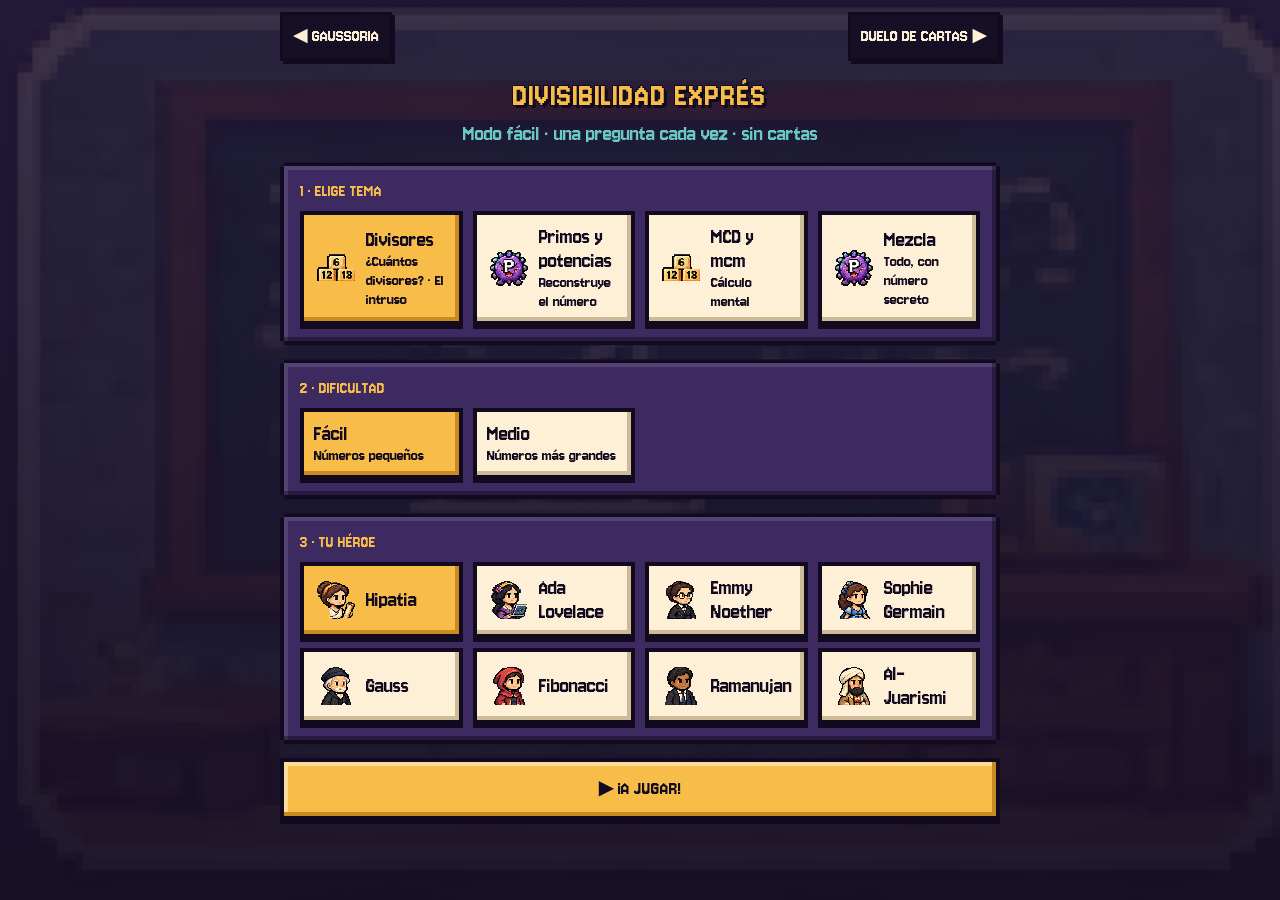
<file: juegos/divisibilidad/facil.html>
<!DOCTYPE html>
<html lang="es">
<head>
<meta charset="utf-8">
<meta name="viewport" content="width=device-width, initial-scale=1, viewport-fit=cover">
<meta name="theme-color" content="#211736">
<meta name="description" content="πCHU ROYALE · Divisibilidad exprés: modo fácil sin cartas. Divisores, primos, MCD y mcm para 1.º ESO.">
<title>Divisibilidad exprés · πCHU ROYALE</title>
<link rel="icon" href="../../assets/pichu-royale/iconos/corona.png">
<link rel="preconnect" href="https://fonts.googleapis.com">
<link rel="preconnect" href="https://fonts.gstatic.com" crossorigin>
<link href="https://fonts.googleapis.com/css2?family=Press+Start+2P&family=Jersey+10&display=swap" rel="stylesheet">
<link rel="stylesheet" href="../../shared/pichu-theme.css">
<style>
  * { box-sizing: border-box; }
  html, body { margin: 0; }
  body {
    min-height: 100vh; min-height: 100dvh;
    background: var(--px-bg);
    background-image: linear-gradient(rgba(33,23,54,.88), rgba(22,15,38,.96)), url("../../assets/pichu-royale/escenarios/laboratorio.png");
    background-size: cover; background-position: center; background-attachment: fixed;
    color: var(--px-crema); font-family: var(--px-font-body); font-size: 22px;
    padding: max(12px, env(safe-area-inset-top)) max(16px, env(safe-area-inset-right)) max(20px, env(safe-area-inset-bottom)) max(16px, env(safe-area-inset-left));
  }
  main { max-width: 720px; margin: 0 auto; }
  .oculto { display: none !important; }
  .top { display: flex; justify-content: space-between; gap: 8px; margin-bottom: 12px; }
  .top a { font-family: var(--px-font-title); font-size: 19px; line-height: 1.4; color: var(--px-crema); text-decoration: none; background: var(--px-bg-deep); border: 3px solid var(--px-negro); box-shadow: 3px 3px 0 var(--px-negro); padding: 8px 10px; }
  .top a:focus-visible, button:focus-visible { outline: 3px dashed var(--px-turquesa); outline-offset: 3px; }
  h1 { font-size: clamp(22px, 6vw, 34px); margin: 4px 0 2px; text-align: center; }
  .sub { text-align: center; margin: 0 0 16px; color: var(--px-turquesa); font-weight: 700; }
  .panel { padding: 16px; margin-bottom: 14px; }
  .panel h2 { font-family: var(--px-font-title); font-size: 18px; margin: 0 0 10px; color: var(--px-dorado); text-transform: uppercase; }
  .opciones-grid { display: grid; grid-template-columns: repeat(auto-fill, minmax(min(100%, 150px), 1fr)); gap: 10px; }
  .elegir { font: inherit; font-weight: 700; color: var(--px-negro); background: var(--px-crema); border: 4px solid var(--px-negro); box-shadow: inset -4px -4px 0 #cdbb98, 0 4px 0 var(--px-negro); padding: 10px; min-height: 52px; cursor: pointer; text-align: left; display: flex; gap: 8px; align-items: center; }
  .elegir[aria-pressed="true"] { background: var(--px-dorado); box-shadow: inset -4px -4px 0 var(--px-dorado-osc), 0 4px 0 var(--px-negro); }
  .elegir img { width: 44px; height: 44px; image-rendering: pixelated; flex: none; }
  .elegir small { display: block; font-weight: 400; font-size: 17px; }
  .start { display: block; width: 100%; font-size: 20px; margin-top: 4px; }

  /* Combate */
  .hud { display: grid; grid-template-columns: 1fr auto; gap: 10px; align-items: center; margin-bottom: 12px; }
  .enemigo { display: flex; gap: 12px; align-items: center; padding: 10px; }
  .enemigo img { width: 84px; height: 84px; image-rendering: pixelated; flex: none; }
  .enemigo img.golpe { animation: golpe .4s steps(4); }
  .enemigo img.ko { filter: grayscale(1) brightness(.6); transform: rotate(20deg); }
  @keyframes golpe { 25% { transform: translateX(8px); filter: brightness(2); } 75% { transform: translateX(-6px); } }
  .enemigo b { display: block; color: var(--px-dorado); font-size: 20px; }
  .vida { height: 16px; background: var(--px-negro); border: 3px solid var(--px-negro); margin-top: 6px; }
  .vida i { display: block; height: 100%; background: repeating-linear-gradient(90deg, var(--px-alerta) 0 8px, #ff8a8a 8px 12px); transition: width .3s steps(4); }
  .contador { font-family: var(--px-font-arcade); font-size: 12px; line-height: 1.6; text-align: center; padding: 10px; min-width: 96px; }
  .contador span { display: block; font-family: var(--px-font-title); font-size: 13px; color: var(--px-turquesa); }
  .pregunta { font-size: clamp(22px, 5.4vw, 30px); line-height: 1.3; font-weight: 700; text-align: center; margin: 4px 0 14px; }
  .pregunta b { color: var(--px-dorado); }
  .respuestas { display: grid; grid-template-columns: 1fr 1fr; gap: 12px; }
  .resp { font-family: var(--px-font-arcade); font-size: clamp(18px, 5vw, 24px); color: var(--px-negro); background: var(--px-crema); border: 4px solid var(--px-negro); box-shadow: inset -5px -5px 0 #cdbb98, inset 5px 5px 0 #fff, 0 5px 0 var(--px-negro); min-height: 76px; cursor: pointer; }
  .resp:active { transform: translateY(5px); box-shadow: inset -5px -5px 0 #cdbb98, inset 5px 5px 0 #fff, 0 0 0 var(--px-negro); }
  .resp.bien { background: #8ee6c9; box-shadow: inset -5px -5px 0 #3e8f8a, 0 5px 0 var(--px-negro); }
  .resp.mal { background: #ffb3b3; box-shadow: inset -5px -5px 0 #a63c3c, 0 5px 0 var(--px-negro); }
  .resp:disabled { cursor: default; }
  .resp .k { display: block; font-family: var(--px-font-body); font-size: 12px; opacity: .6; }
  .feedback { margin-top: 14px; padding: 12px 14px; line-height: 1.4; }
  .feedback h3 { margin: 0 0 6px; font-size: 20px; }
  .feedback.ok h3 { color: #8ee6c9; } .feedback.ko h3 { color: #ffb3b3; }
  .fila { display: flex; gap: 10px; flex-wrap: wrap; justify-content: center; margin-top: 12px; }
  .secundario { background: var(--px-crema); box-shadow: inset -4px -4px 0 #cdbb98, inset 4px 4px 0 #fff, 0 4px 0 var(--px-negro); }
  .heroe-dice { display: flex; gap: 10px; align-items: center; margin-top: 12px; }
  .heroe-dice img { width: 64px; height: 64px; image-rendering: pixelated; flex: none; }
  .heroe-dice p { margin: 0; background: var(--px-crema); color: var(--px-negro); border: 3px solid var(--px-negro); box-shadow: 3px 3px 0 var(--px-negro); padding: 8px 10px; font-weight: 700; line-height: 1.3; }
  .final { text-align: center; }
  .estrellas { font-size: 44px; letter-spacing: 6px; color: var(--px-dorado); text-shadow: 3px 3px 0 var(--px-negro); }
  .estrellas .off { color: #5d4a80; }
  .final .grande { font-family: var(--px-font-arcade); font-size: 28px; color: var(--px-dorado); margin: 8px 0; }
  @media (max-width: 420px) { .enemigo img { width: 64px; height: 64px; } .resp { min-height: 68px; } }
</style>
</head>
<body>
<main>
  <nav class="top" aria-label="πCHU ROYALE">
    <a href="../../#mapa">◀ GAUSSORIA</a>
    <a href="index.html">DUELO DE CARTAS ▶</a>
  </nav>

  <!-- ============ INICIO ============ -->
  <section id="sInicio">
    <h1 class="px-title">Divisibilidad exprés</h1>
    <p class="sub">Modo fácil · una pregunta cada vez · sin cartas</p>
    <div class="panel px-box">
      <h2>1 · Elige tema</h2>
      <div class="opciones-grid" id="temas" role="group" aria-label="Tema"></div>
    </div>
    <div class="panel px-box">
      <h2>2 · Dificultad</h2>
      <div class="opciones-grid" id="niveles" role="group" aria-label="Dificultad"></div>
    </div>
    <div class="panel px-box">
      <h2>3 · Tu héroe</h2>
      <div class="opciones-grid" id="heroes" role="group" aria-label="Héroe"></div>
    </div>
    <button class="px-btn start" id="bEmpezar">▶ ¡A jugar!</button>
  </section>

  <!-- ============ COMBATE ============ -->
  <section id="sJuego" class="oculto" aria-live="polite">
    <div class="hud">
      <div class="enemigo px-box">
        <img id="eImg" alt="" width="84" height="84">
        <div style="flex:1"><b id="eNombre"></b><small id="eReto"></small><div class="vida" aria-hidden="true"><i id="eVida" style="width:100%"></i></div></div>
      </div>
      <div class="contador px-box"><span>Pregunta</span><div id="cNum">1/10</div><span>Aciertos</span><div id="cOk">0</div></div>
    </div>
    <div class="panel px-box">
      <div class="pregunta" id="pTexto"></div>
      <div class="respuestas" id="pResp"></div>
      <div class="fila"><button class="px-btn secundario" id="bPista">💡 Pista</button></div>
      <div class="feedback px-box oculto" id="fb" role="status"><h3 id="fbTit"></h3><div id="fbTxt"></div></div>
      <div class="fila oculto" id="filaSig"><button class="px-btn" id="bSig">Siguiente ▶</button></div>
      <div class="heroe-dice"><img id="hImg" alt=""><p id="hDice">¡Vamos allá!</p></div>
    </div>
  </section>

  <!-- ============ FINAL ============ -->
  <section id="sFinal" class="oculto">
    <div class="panel px-box final">
      <h2 id="fTitulo">¡Combate terminado!</h2>
      <img id="fImg" alt="" width="120" height="120" style="image-rendering:pixelated">
      <div class="estrellas" id="fEstrellas" aria-label=""></div>
      <div class="grande" id="fAciertos"></div>
      <p id="fTexto"></p>
      <p id="fRecord"></p>
      <div class="fila">
        <button class="px-btn" id="bOtra">↻ Otra vez</button>
        <button class="px-btn secundario" id="bMenu">Cambiar tema</button>
      </div>
    </div>
  </section>
</main>

<script src="motor.js"></script>
<script src="../../coleccion/datos.js"></script>
<script src="../../coleccion/bridge.js"></script>
<script>
(function () {
  'use strict';
  /* Las preguntas, la respuesta correcta y la explicación salen del MOTOR del
     Duelo de divisibilidad (motor.js). Aquí solo se muestran como pregunta
     de 4 opciones. Fallar no quita vidas: se ve la explicación y se sigue. */
  const Q = window.PichuRoyale;
  const A = '../../assets/pichu-royale/';
  const $ = (s) => document.querySelector(s);
  const NPREG = 10;

  const TEMAS = [
    { id: 'div', nombre: 'Divisores', desc: '¿Cuántos divisores? · El intruso', tipos: ['cuantos', 'intruso'], enemigo: 'multiplax' },
    { id: 'fac', nombre: 'Primos y potencias', desc: 'Reconstruye el número', tipos: ['reconstruye'], enemigo: 'primox' },
    { id: 'mm', nombre: 'MCD y mcm', desc: 'Cálculo mental', tipos: ['mcd', 'mcm'], enemigo: 'multiplax' },
    { id: 'mix', nombre: 'Mezcla', desc: 'Todo, con número secreto', tipos: ['cuantos', 'intruso', 'reconstruye', 'mcd', 'mcm', 'secreto'], enemigo: 'primox' }
  ];
  const NIVELES = [{ id: 0, nombre: 'Fácil', desc: 'Números pequeños' }, { id: 2, nombre: 'Medio', desc: 'Números más grandes' }];
  const ENEMIGOS = { multiplax: 'Múltiplax', primox: 'Prímox' };
  const HEROES_DEF = [
    { id: 'hipatia', nombre: 'Hipatia' }, { id: 'ada_lovelace', nombre: 'Ada Lovelace' }, { id: 'emmy_noether', nombre: 'Emmy Noether' },
    { id: 'sophie_germain', nombre: 'Sophie Germain' }, { id: 'gauss', nombre: 'Gauss' }, { id: 'fibonacci', nombre: 'Fibonacci' },
    { id: 'ramanujan', nombre: 'Ramanujan' }, { id: 'al_juarismi', nombre: 'Al-Juarismi' }
  ];
  const ANIMO_OK = ['¡Eso es!', '¡Muy bien pensado!', '¡Directo al blanco!', '¡Imparable!', '¡Genial!'];
  const ANIMO_KO = ['¡Casi! Lee la explicación.', 'Equivocarse también enseña.', 'Mira el porqué y a por la siguiente.', '¡Ánimo, la próxima es tuya!'];

  let cfg = { tema: 'div', nivel: 0, heroe: 'hipatia' };
  let rec = {};
  try { cfg = Object.assign(cfg, JSON.parse(localStorage.getItem('pichu-div-facil-cfg') || '{}')); rec = JSON.parse(localStorage.getItem('pichu-div-facil-rec') || '{}'); } catch (e) { /* sin guardado */ }
  const save = () => { try { localStorage.setItem('pichu-div-facil-cfg', JSON.stringify(cfg)); localStorage.setItem('pichu-div-facil-rec', JSON.stringify(rec)); } catch (e) {} };

  const pick = (a) => a[Math.floor(Math.random() * a.length)];
  const shuffle = (a) => { a = a.slice(); for (let i = a.length - 1; i > 0; i--) { const j = Math.floor(Math.random() * (i + 1)); [a[i], a[j]] = [a[j], a[i]]; } return a; };

  /* ---------- Menú ---------- */
  function boton(cont, grupo, item, html) {
    const b = document.createElement('button');
    b.className = 'elegir'; b.type = 'button'; b.innerHTML = html;
    b.setAttribute('aria-pressed', String(cfg[grupo] === item));
    b.addEventListener('click', () => { cfg[grupo] = item; save(); pintarMenu(); });
    cont.appendChild(b);
  }
  function pintarMenu() {
    const t = $('#temas'), n = $('#niveles'), h = $('#heroes');
    t.innerHTML = n.innerHTML = h.innerHTML = '';
    TEMAS.forEach((x) => boton(t, 'tema', x.id, `<img src="${A}enemigos/${x.enemigo}.png" alt=""><span>${x.nombre}<small>${x.desc}</small></span>`));
    NIVELES.forEach((x) => boton(n, 'nivel', x.id, `<span>${x.nombre}<small>${x.desc}</small></span>`));
    HEROES_DEF.forEach((x) => boton(h, 'heroe', x.id, `<img src="${A}heroes/${x.id}.png" alt=""><span>${x.nombre}</span>`));
  }

  /* ---------- Preguntas a partir del motor ---------- */
  function nuevaPregunta(tema) {
    for (let intento = 0; intento < 20; intento++) {
      const tipo = pick(tema.tipos);
      const r = Q.GEN[tipo](cfg.nivel, Math.random);
      r.tipo = tipo;
      r.mano = r.valores.map((n, i) => ({ id: i + 1, n }));
      const evalua = (n) => Q.evaluar(r, [{ id: 99, n }]);
      const buenas = [...new Set(r.valores)].filter((n) => evalua(n).ok);
      const malas = [...new Set(r.valores)].filter((n) => !evalua(n).ok);
      if (buenas.length !== 1 || malas.length < 3) continue;
      const opciones = shuffle([buenas[0], ...shuffle(malas).slice(0, 3)]);
      // En pantalla hablamos de «número», no de «carta»
      const texto = r.enunciado.replace(/\bcarta\b/g, 'número');
      return { r, texto, opciones, correcta: buenas[0], evalua };
    }
    return null;
  }

  /* ---------- Partida ---------- */
  let P = null;
  function empezar() {
    const tema = TEMAS.find((x) => x.id === cfg.tema);
    P = { tema, n: 0, ok: 0, actual: null };
    $('#eImg').src = A + 'enemigos/' + tema.enemigo + '.png';
    $('#eImg').classList.remove('ko');
    $('#eNombre').textContent = ENEMIGOS[tema.enemigo];
    $('#eReto').textContent = tema.nombre + ' · ' + NIVELES.find((x) => x.id === cfg.nivel).nombre;
    $('#hImg').src = A + 'heroes/' + cfg.heroe + '.png';
    $('#hDice').textContent = '¡A por ' + ENEMIGOS[tema.enemigo] + '! Cada acierto le quita vida.';
    mostrar('#sJuego');
    siguiente();
  }
  function siguiente() {
    if (P.n >= NPREG) return P.fin ? null : terminar();
    P.actual = nuevaPregunta(P.tema);
    P.respondida = false;
    $('#cNum').textContent = (P.n + 1) + '/' + NPREG;
    $('#cOk').textContent = P.ok;
    $('#pTexto').innerHTML = P.actual.texto;
    const box = $('#pResp'); box.innerHTML = '';
    P.actual.opciones.forEach((v, i) => {
      const b = document.createElement('button');
      b.className = 'resp'; b.type = 'button'; b.dataset.v = v;
      b.innerHTML = `${v}<span class="k">${i + 1}</span>`;
      b.setAttribute('aria-label', `Respuesta ${i + 1}: ${v}`);
      b.addEventListener('click', () => responder(v));
      box.appendChild(b);
    });
    $('#fb').classList.add('oculto');
    $('#filaSig').classList.add('oculto');
    $('#bPista').disabled = false;
    box.querySelector('.resp').focus({ preventScroll: true });
  }
  function responder(v) {
    if (P.respondida) return;
    P.respondida = true; P.n++;
    const e = P.actual.evalua(v);
    document.querySelectorAll('.resp').forEach((b) => {
      b.disabled = true;
      if (+b.dataset.v === P.actual.correcta) b.classList.add('bien');
      else if (+b.dataset.v === v) b.classList.add('mal');
    });
    const fb = $('#fb');
    fb.classList.remove('oculto', 'ok', 'ko');
    if (e.ok) {
      P.ok++;
      fb.classList.add('ok'); $('#fbTit').textContent = '✔ ¡Correcto!'; $('#fbTxt').innerHTML = e.explicacion;
      $('#hDice').textContent = pick(ANIMO_OK);
      const img = $('#eImg'); img.classList.remove('golpe'); void img.offsetWidth; img.classList.add('golpe');
    } else {
      fb.classList.add('ko'); $('#fbTit').textContent = '✘ No es ' + v; $('#fbTxt').innerHTML = e.error;
      $('#hDice').textContent = pick(ANIMO_KO);
    }
    $('#eVida').style.width = Math.max(0, 100 - P.ok * (100 / NPREG)) + '%';
    $('#cOk').textContent = P.ok;
    $('#bPista').disabled = true;
    $('#filaSig').classList.remove('oculto');
    $('#bSig').textContent = P.n >= NPREG ? 'Ver resultado ▶' : 'Siguiente ▶';
    $('#bSig').focus({ preventScroll: true });
  }
  function terminar() {
    P.fin = true;
    const s = P.ok >= 9 ? 3 : P.ok >= 7 ? 2 : P.ok >= 5 ? 1 : 0;
    const key = cfg.tema + '-' + cfg.nivel;
    if (window.GaloisColeccion) window.GaloisColeccion.registrarResultado({ mundo: 2, reto: key, superado: P.ok >= 5, excelencia: P.ok >= 9 });
    const nuevo = !(rec[key] >= P.ok);
    if (nuevo) { rec[key] = P.ok; save(); }
    $('#fImg').src = A + 'enemigos/' + P.tema.enemigo + '.png';
    $('#fImg').className = P.ok >= NPREG / 2 ? 'ko' : '';
    $('#fImg').style.filter = P.ok >= NPREG / 2 ? 'grayscale(1) brightness(.6)' : '';
    $('#fTitulo').textContent = P.ok >= NPREG / 2 ? '¡Has derrotado a ' + ENEMIGOS[P.tema.enemigo] + '!' : ENEMIGOS[P.tema.enemigo] + ' resiste…';
    $('#fEstrellas').innerHTML = [0, 1, 2].map((i) => `<span class="${i < s ? '' : 'off'}">★</span>`).join('');
    $('#fEstrellas').setAttribute('aria-label', s + ' de 3 estrellas');
    $('#fAciertos').textContent = P.ok + ' / ' + NPREG;
    $('#fTexto').textContent = s === 3 ? '¡Dominas este tema! Prueba la dificultad media o el duelo de cartas.' : s >= 1 ? '¡Buen trabajo! Repite para conseguir más estrellas.' : 'Cada intento cuenta. Usa la pista y lee las explicaciones.';
    $('#fRecord').textContent = nuevo ? '🏆 ¡Nuevo récord en este tema!' : 'Tu récord: ' + rec[key] + ' / ' + NPREG;
    mostrar('#sFinal');
  }
  function mostrar(id) {
    ['#sInicio', '#sJuego', '#sFinal'].forEach((s) => $(s).classList.toggle('oculto', s !== id));
    window.scrollTo(0, 0);
  }

  $('#bEmpezar').addEventListener('click', empezar);
  $('#bSig').addEventListener('click', siguiente);
  $('#bOtra').addEventListener('click', empezar);
  $('#bMenu').addEventListener('click', () => { pintarMenu(); mostrar('#sInicio'); });
  $('#bPista').addEventListener('click', () => { $('#hDice').innerHTML = P.actual.r.pista; $('#bPista').disabled = true; });
  document.addEventListener('keydown', (ev) => {
    if ($('#sJuego').classList.contains('oculto')) return;
    const k = +ev.key;
    if (k >= 1 && k <= 4 && !P.respondida) { const b = document.querySelectorAll('.resp')[k - 1]; if (b) b.click(); }
  });
  pintarMenu();
})();
</script>
</body>
</html>
</file>
<file: shared/pichu-theme.css>
/* =========================================================
   πCHU ROYALE — tema común pixel art 16-bit
   Paleta tomada de assets/pichu-royale/manifest.json
   Se carga en la portada y en cada juego. Solo aspecto visual.
   ========================================================= */
:root {
  --px-bg: #211736;
  --px-bg-deep: #160f26;
  --px-panel: #3d2a60;
  --px-panel-2: #4f3878;
  --px-lavanda: #a477d4;
  --px-dorado: #f8bc49;
  --px-dorado-osc: #c98a1f;
  --px-crema: #fdf0d6;
  --px-turquesa: #6bc9c3;
  --px-turquesa-osc: #3e8f8a;
  --px-alerta: #e46666;
  --px-alerta-osc: #a63c3c;
  --px-verde: #5fbf5a;
  --px-verde-osc: #2f7d33;
  --px-negro: #120b1f;

  /* Press Start 2P no dibuja bien las mayúsculas con tilde (Ó, Ú): solo para cifras y logotipos */
  --px-font-arcade: "Press Start 2P", ui-monospace, monospace;
  --px-font-title: "Jersey 10", "Trebuchet MS", system-ui, sans-serif;
  --px-font-body: "Jersey 10", "Trebuchet MS", system-ui, sans-serif;

  --px-u: 4px; /* unidad de píxel */
  --px-border: calc(var(--px-u) * 1);
}

/* Contorno pixelado: borde grueso + esquinas recortadas + sombra dura */
.px-box {
  background: var(--px-panel);
  color: var(--px-crema);
  border: var(--px-border) solid var(--px-negro);
  box-shadow:
    inset calc(var(--px-u) * -1) calc(var(--px-u) * -1) 0 rgba(0, 0, 0, .35),
    inset var(--px-u) var(--px-u) 0 rgba(255, 255, 255, .12),
    var(--px-u) var(--px-u) 0 var(--px-negro);
  clip-path: polygon(
    0 var(--px-u), var(--px-u) var(--px-u), var(--px-u) 0,
    calc(100% - var(--px-u)) 0, calc(100% - var(--px-u)) var(--px-u), 100% var(--px-u),
    100% calc(100% - var(--px-u)), calc(100% - var(--px-u)) calc(100% - var(--px-u)), calc(100% - var(--px-u)) 100%,
    var(--px-u) 100%, var(--px-u) calc(100% - var(--px-u)), 0 calc(100% - var(--px-u))
  );
}

.px-title {
  font-family: var(--px-font-title);
  font-weight: 700;
  text-transform: uppercase;
  color: var(--px-dorado);
  text-shadow: 3px 3px 0 var(--px-negro), -1px -1px 0 var(--px-negro), 1px -1px 0 var(--px-negro), -1px 1px 0 var(--px-negro);
  letter-spacing: 1px;
  line-height: 1.4;
}

.px-btn {
  font-family: var(--px-font-title);
  font-weight: 700;
  font-size: 21px;
  line-height: 1.3;
  color: var(--px-negro);
  background: var(--px-dorado);
  border: var(--px-border) solid var(--px-negro);
  box-shadow:
    inset -4px -4px 0 var(--px-dorado-osc),
    inset 4px 4px 0 rgba(255, 255, 255, .45),
    0 4px 0 var(--px-negro);
  padding: 14px 18px;
  min-height: 48px;
  cursor: pointer;
  text-transform: uppercase;
  transition: transform .06s steps(1), box-shadow .06s steps(1);
  -webkit-tap-highlight-color: transparent;
}
.px-btn:hover { filter: brightness(1.08); }
.px-btn:active { transform: translateY(4px); box-shadow: inset -4px -4px 0 var(--px-dorado-osc), inset 4px 4px 0 rgba(255,255,255,.45), 0 0 0 var(--px-negro); }
.px-btn:focus-visible { outline: 4px dashed var(--px-turquesa); outline-offset: 4px; }

.px-sprite, img.px-sprite {
  image-rendering: pixelated;
  image-rendering: crisp-edges;
}

@media (prefers-reduced-motion: reduce) {
  *, *::before, *::after { animation-duration: .001ms !important; animation-iteration-count: 1 !important; transition-duration: .001ms !important; }
}

/* Ligaduras desactivadas por legibilidad: sin ligaduras */
html, body, button, input, select { font-variant-ligatures: none; font-feature-settings: "liga" 0, "clig" 0; }

/* Jersey 10 solo tiene un grosor: sin negrita sintética (emborrona los píxeles) */
html { font-synthesis: none; }
</file>
<file: shared/galois-theme.css>
/* =========================================================
   GALOIS LEGACY — tema común pixel art 16-bit
   Verdes, azules, dorados y violetas (documento de diseño).
   Solo aspecto visual. Los juegos siguen usando pichu-theme.css
   hasta que se adapten (fase 5): ambos temas conviven.
   ========================================================= */
:root {
  --gl-noche: #0c1424;      /* fondo */
  --gl-noche-2: #142037;
  --gl-panel: #1b2a45;      /* paneles de piedra azul */
  --gl-panel-2: #24375a;
  --gl-oro: #f2c14e;
  --gl-oro-claro: #ffe28a;
  --gl-oro-osc: #b07a1c;
  --gl-crema: #fbf0d6;
  --gl-azul: #4f9ee8;
  --gl-azul-osc: #2a64a8;
  --gl-verde: #6cc35a;
  --gl-verde-osc: #2f7d33;
  --gl-violeta: #9a6be0;
  --gl-violeta-osc: #4a2b86;
  --gl-rojo: #e0565b;
  --gl-negro: #0a0814;
  --gl-texto-suave: #b9c6dd;

  --gl-font: "Jersey 10", "Trebuchet MS", system-ui, sans-serif;
  --gl-u: 4px;
}

/* Marco: borde oscuro + filo dorado + esquinas recortadas + sombra dura */
.gl-box {
  position: relative;
  background: var(--gl-panel);
  color: var(--gl-crema);
  border: var(--gl-u) solid var(--gl-negro);
  box-shadow:
    inset 0 0 0 2px var(--gl-oro-osc),
    inset 0 0 0 4px rgba(0,0,0,.35),
    var(--gl-u) var(--gl-u) 0 var(--gl-negro);
  clip-path: polygon(
    0 var(--gl-u), var(--gl-u) var(--gl-u), var(--gl-u) 0,
    calc(100% - var(--gl-u)) 0, calc(100% - var(--gl-u)) var(--gl-u), 100% var(--gl-u),
    100% calc(100% - var(--gl-u)), calc(100% - var(--gl-u)) calc(100% - var(--gl-u)), calc(100% - var(--gl-u)) 100%,
    var(--gl-u) 100%, var(--gl-u) calc(100% - var(--gl-u)), 0 calc(100% - var(--gl-u))
  );
}

/* Cinta dorada para títulos (como la del cartel de referencia) */
.gl-cinta {
  display: inline-block;
  font-family: var(--gl-font);
  text-transform: uppercase;
  letter-spacing: 1px;
  color: var(--gl-negro);
  background: linear-gradient(var(--gl-oro-claro) 0 50%, var(--gl-oro) 50% 100%);
  border: var(--gl-u) solid var(--gl-negro);
  box-shadow: inset 0 -4px 0 var(--gl-oro-osc), var(--gl-u) var(--gl-u) 0 var(--gl-negro);
  padding: 4px 18px 6px;
  line-height: 1.15;
}

.gl-titulo {
  font-family: var(--gl-font);
  font-weight: 400;
  text-transform: uppercase;
  color: var(--gl-oro);
  text-shadow: 3px 3px 0 var(--gl-negro), -1px -1px 0 var(--gl-negro), 1px -1px 0 var(--gl-negro), -1px 1px 0 var(--gl-negro);
  letter-spacing: 1px;
  line-height: 1.2;
}

.gl-btn {
  font-family: var(--gl-font);
  font-size: 24px;
  line-height: 1.1;
  color: var(--gl-negro);
  background: var(--gl-oro);
  border: var(--gl-u) solid var(--gl-negro);
  box-shadow: inset -4px -4px 0 var(--gl-oro-osc), inset 4px 4px 0 rgba(255,255,255,.45), 0 4px 0 var(--gl-negro);
  padding: 10px 18px 12px;
  min-height: 48px;
  min-width: 48px;
  cursor: pointer;
  text-transform: uppercase;
  text-decoration: none;
  display: inline-flex; align-items: center; justify-content: center; gap: 8px;
  -webkit-tap-highlight-color: transparent;
}
.gl-btn:hover { filter: brightness(1.1); }
.gl-btn:active { transform: translateY(4px); box-shadow: inset -4px -4px 0 var(--gl-oro-osc), inset 4px 4px 0 rgba(255,255,255,.45), 0 0 0 var(--gl-negro); }
.gl-btn.azul { background: var(--gl-azul); color: #fff; box-shadow: inset -4px -4px 0 var(--gl-azul-osc), inset 4px 4px 0 rgba(255,255,255,.35), 0 4px 0 var(--gl-negro); text-shadow: 2px 2px 0 var(--gl-negro); }
.gl-btn.verde { background: var(--gl-verde); box-shadow: inset -4px -4px 0 var(--gl-verde-osc), inset 4px 4px 0 rgba(255,255,255,.35), 0 4px 0 var(--gl-negro); }

:focus-visible { outline: 4px dashed var(--gl-azul); outline-offset: 4px; }

.gl-sprite, img.gl-sprite { image-rendering: pixelated; image-rendering: crisp-edges; }

@media (prefers-reduced-motion: reduce) {
  *, *::before, *::after { animation-duration: .001ms !important; animation-iteration-count: 1 !important; transition-duration: .001ms !important; }
}

html, body, button, input, select { font-variant-ligatures: none; font-feature-settings: "liga" 0, "clig" 0; }
html { font-synthesis: none; }
</file>
<file: aventura/aventura.css>
/* GALOIS LEGACY · interfaz de la aventura (retro 16-bit, táctil primero) */
*{box-sizing:border-box}html,body{margin:0;height:100%;overflow:hidden;background:#0c1424;color:var(--gl-crema);font-family:var(--gl-font);font-size:20px;-webkit-user-select:none;user-select:none;touch-action:manipulation}
[hidden]{display:none!important}
.sr{position:absolute;width:1px;height:1px;overflow:hidden;clip:rect(0 0 0 0)}
button{font:inherit;cursor:pointer}
#lienzo{position:fixed;inset:0;image-rendering:pixelated;image-rendering:crisp-edges;display:block}
.moneda{display:inline-block;width:14px;height:14px;background:#f2c14e;border:2px solid #8a5a10;border-radius:50%;vertical-align:-1px;margin-right:3px;box-shadow:inset -2px -2px 0 #c8902a}
/* HUD */
.hud{position:fixed;left:0;right:0;top:0;display:flex;align-items:center;gap:8px;padding:max(6px,env(safe-area-inset-top)) max(8px,env(safe-area-inset-right)) 6px max(8px,env(safe-area-inset-left));background:linear-gradient(#0a0814ee,#0a081488 80%,transparent);z-index:5;flex-wrap:wrap}
.h-izq{display:flex;gap:10px;align-items:center;flex-wrap:wrap}.h-heroe{color:var(--gl-oro);font-size:22px}
.h-nivel{display:flex;align-items:center;gap:4px}.xp{width:70px;height:10px;background:#1a1124;border:2px solid #000;display:inline-block}.xp i{display:block;height:100%;background:linear-gradient(#9df07a 50%,#5ab84a 50%)}
.h-mision{flex:1 1 200px;min-width:0;text-align:center;line-height:1.05;text-shadow:2px 2px 0 #000}.h-mision small{display:block;color:var(--gl-texto-suave);font-size:16px}.h-mision b{font-weight:400;color:#ffe28a}
.h-der{display:flex;gap:6px}.h-der button{width:44px;height:44px;background:var(--gl-panel);border:3px solid #000;box-shadow:inset 0 0 0 2px var(--gl-oro-osc);color:#fff;font-size:20px}
/* controles táctiles */
.controles{position:fixed;inset:auto 0 0 0;height:0;z-index:6}
.cruceta{position:fixed;left:max(18px,env(safe-area-inset-left));bottom:max(18px,env(safe-area-inset-bottom));width:132px;height:132px;border-radius:50%;background:#0a0814aa;border:4px solid #f2c14e88;touch-action:none}
.cruceta span{position:absolute;inset:38px;border-radius:50%;background:#f2c14e55;border:3px solid #f2c14e}
.botonA{position:fixed;right:max(22px,env(safe-area-inset-right));bottom:max(30px,env(safe-area-inset-bottom));width:84px;height:84px;border-radius:50%;background:#e0565b;border:4px solid #000;box-shadow:inset -5px -5px 0 #a8343a,4px 4px 0 #000;color:#fff;font-size:34px;touch-action:none}
/* avisos */
.aviso{position:fixed;left:50%;top:70px;transform:translateX(-50%);z-index:7;background:#241930ee;border:3px solid var(--gl-oro);padding:8px 16px;text-align:center;box-shadow:4px 4px 0 #000;max-width:90vw}
.aviso b{display:block;font-weight:400;color:var(--gl-oro);font-size:24px}.aviso small{display:block;font-size:18px}
.aviso.sale{animation:aviso .4s steps(4)}@keyframes aviso{from{transform:translate(-50%,-20px);opacity:0}}
/* diálogo */
.dialogo{position:fixed;left:50%;transform:translateX(-50%);bottom:max(14px,env(safe-area-inset-bottom));width:min(760px,calc(100% - 24px));padding:12px 18px 16px;z-index:8;cursor:pointer;min-height:110px}
.dialogo b{font-weight:400;color:var(--gl-oro);font-size:24px}.dialogo p{margin:4px 0 0;font-size:23px;line-height:1.2}
.dialogo .mas{position:absolute;right:14px;bottom:8px;color:var(--gl-oro);animation:mas .8s steps(2) infinite}@keyframes mas{50%{transform:translateY(3px)}}
/* reto */
.reto{position:fixed;left:50%;transform:translateX(-50%);bottom:0;width:min(900px,100%);max-height:60vh;max-height:60dvh;overflow:auto;padding:12px 16px max(14px,env(safe-area-inset-bottom));z-index:9;-webkit-user-select:text;user-select:text}
.r-cab{display:flex;justify-content:space-between;gap:10px;align-items:flex-start}.r-cab h2{margin:0;font-weight:400;color:var(--gl-oro);font-size:26px;line-height:1}.r-cab small{color:var(--gl-texto-suave);font-size:17px}
.r-estado{text-align:right}.vidas{display:flex;gap:3px;justify-content:flex-end}.vidas i{width:18px;height:16px;background:#3a2030;clip-path:polygon(50% 100%,0 40%,0 15%,20% 0,50% 15%,80% 0,100% 15%,100% 40%)}.vidas i.on{background:#e0565b}.vidas i.medio{background:linear-gradient(90deg,#e0565b 50%,#3a2030 50%)}
.fase{margin:6px 0 0;color:#c59bff;font-size:20px}.fase:empty{display:none}
.enunciado{font-size:25px;line-height:1.2;margin:8px 0;font-family:"Trebuchet MS",system-ui,sans-serif;font-size:21px}
.opciones{display:grid;grid-template-columns:repeat(auto-fit,minmax(min(100%,190px),1fr));gap:8px}
.op{min-height:52px;padding:8px 10px;background:var(--gl-crema);color:#1a1124;border:3px solid #000;box-shadow:inset -3px -3px 0 #cdbb98,3px 3px 0 #000;font-family:"Trebuchet MS",system-ui,sans-serif;font-size:21px;font-weight:700}
.op:hover:not(:disabled){background:#fff6dc}.op.bien{background:#7fe07a}.op.mal{background:#f08a8a}.op.tachada{text-decoration:line-through;opacity:.4}.op:disabled{cursor:default}
.teclado{display:flex;flex-direction:column;gap:6px;max-width:340px}.teclado output{min-height:46px;background:#0a0814;border:3px solid var(--gl-oro);font-size:30px;padding:4px 10px;font-family:"Trebuchet MS",sans-serif}
.teclas{display:grid;grid-template-columns:repeat(3,1fr);gap:6px}.teclas button{min-height:48px;background:var(--gl-crema);border:3px solid #000;font-size:24px;font-family:"Trebuchet MS",sans-serif;font-weight:700;color:#1a1124}.teclas .ok{grid-column:span 2;background:#7fe07a}
.pista{background:#2a2050;border:2px dashed #c59bff;padding:6px 10px;font-family:"Trebuchet MS",sans-serif;font-size:18px}
.expl{margin-top:8px;padding:10px 12px;border:3px solid;font-family:"Trebuchet MS",sans-serif;font-size:18px;line-height:1.35}.expl.ok{border-color:#7fe07a;background:#1a3a2a}.expl.mal{border-color:#f0a050;background:#3a2418}
.expl button{display:block;margin-top:8px;min-height:46px;padding:6px 14px;background:var(--gl-oro);border:3px solid #000;box-shadow:3px 3px 0 #000;font-family:var(--gl-font);font-size:22px}.expl button.sec{display:inline-block;background:var(--gl-crema)}
.r-acciones{display:flex;gap:6px;flex-wrap:wrap;margin-top:10px}.r-acciones button{min-height:44px;padding:4px 10px;background:var(--gl-panel-2);color:#fff;border:3px solid #000;font-size:18px}.r-acciones button:disabled{opacity:.45}.r-acciones .hab{background:#4a2b86}.r-acciones .sec{margin-left:auto}
.visual:empty{display:none}.visual{margin:6px 0}.vis-barra{display:flex;gap:3px;height:34px;max-width:420px}.vis-barra i{flex:1;background:#5a4a3a;border:2px solid #000}.vis-barra i.on{background:#87a466}
.vis-graf{display:flex;gap:10px;align-items:flex-end;height:110px;max-width:360px;border-left:3px solid #fbf0d6;border-bottom:3px solid #fbf0d6;padding:0 8px;position:relative}.vis-graf span{flex:1;display:flex;flex-direction:column;justify-content:flex-end;height:100%;text-align:center}.vis-graf i{display:block;background:#4f9ee8;border:2px solid #000;min-height:2px}.vis-graf b{font-weight:400}.vis-graf.trunc em{position:absolute;left:-30px;bottom:-4px;font-style:normal}
.vis-plano{width:150px;height:150px;background:#142037;border:2px solid #000}
/* premio */
.premio{position:fixed;inset:0;display:grid;place-items:center;background:#0a0814cc;z-index:12;padding:16px;overflow:auto}
.p-caja{width:min(640px,100%);padding:18px;text-align:center;max-height:94vh;overflow:auto}.p-caja h2{font-weight:400;color:var(--gl-oro);font-size:30px;margin:6px 0}.p-caja h3{font-weight:400;color:#c59bff;margin:12px 0 6px}
.cofre-anim{width:128px;height:128px;image-rendering:pixelated;filter:drop-shadow(0 0 12px #ffe28a)}
.botin{list-style:none;padding:0;margin:6px 0;display:flex;gap:14px;justify-content:center;flex-wrap:wrap;font-size:24px}.botin .sube{color:#9df07a}
.pcartas{display:flex;gap:14px;justify-content:center;flex-wrap:wrap}.pc{width:150px}.pc b{display:block;font-weight:400;font-size:20px}.pc small{color:var(--gl-texto-suave);font-size:16px}
.pc-i{position:relative;width:128px;height:176px;margin:0 auto 4px;transform-style:preserve-3d;animation:voltea 1.2s .5s both steps(10)}.pc-i img{position:absolute;inset:0;width:100%;height:100%;image-rendering:pixelated;backface-visibility:hidden}.pc-i img+img{transform:rotateY(180deg)}
@keyframes voltea{from{transform:rotateY(180deg) scale(.6)}to{transform:rotateY(0) scale(1)}}
.nota{color:var(--gl-texto-suave);font-family:"Trebuchet MS",sans-serif;font-size:17px}
/* campiña */
.campina{position:fixed;inset:0;overflow:auto;padding:max(12px,env(safe-area-inset-top)) 14px 20px;background:radial-gradient(ellipse at 50% -10%,rgba(154,107,224,.35),transparent 60%),#0c1424;z-index:4;-webkit-user-select:text;user-select:text}
.c-cab{display:flex;gap:10px;align-items:center;justify-content:space-between;flex-wrap:wrap;max-width:1200px;margin:0 auto 12px}.c-cab h1{margin:0;font-size:26px}.c-cab .gl-btn{font-size:20px;padding:6px 12px 8px}
.c-cuerpo{display:grid;grid-template-columns:minmax(0,1.6fr) minmax(0,1fr);gap:14px;max-width:1200px;margin:0 auto}
.c-mapa{padding:8px}.c-lienzo{position:relative;aspect-ratio:192/120}.c-lienzo img{position:absolute;inset:0;width:100%;height:100%;image-rendering:pixelated}
.cm{position:absolute;transform:translate(-50%,-50%);display:flex;flex-direction:column;align-items:center;background:none;border:0;color:#fff;padding:0;min-width:48px;min-height:48px}
.cm .num{width:40px;height:40px;display:grid;place-items:center;background:var(--gl-azul-osc);border:4px solid #000;box-shadow:inset 0 0 0 2px var(--gl-oro),3px 3px 0 #000;font-size:24px}
.cm.hecho .num{background:var(--gl-oro);color:#000}.cm.bloq .num{background:#3a3f52;box-shadow:inset 0 0 0 2px #707792}
.cm .nom{font-size:16px;text-shadow:2px 2px 0 #000;white-space:nowrap;background:#0a0814aa;padding:0 4px}.cm .pr{font-size:15px;color:#ffe28a;text-shadow:2px 2px 0 #000}
.cm[aria-current="true"] .num{outline:4px solid #ffe28a;animation:late 1s steps(2) infinite}@keyframes late{50%{transform:translateY(-3px)}}
.c-ficha{padding:14px 16px}.c-ficha h2{margin:0;font-weight:400;color:var(--gl-oro);font-size:28px;line-height:1.05}.c-ficha .lugar{color:var(--gl-azul);margin:4px 0}.c-ficha p{margin:6px 0}
.enem{display:flex;gap:6px;align-items:center;flex-wrap:wrap;font-size:18px}.enem img{background:var(--gl-noche-2);border:3px solid #000;image-rendering:pixelated}
.avs{margin:8px 0;padding-left:22px;font-size:19px}.avs li.ok{color:#9df07a}.avs li.ok::marker{content:"✔ "}.avs small{color:var(--gl-texto-suave)}
.c-ficha .gl-btn{width:100%;font-size:24px;margin-top:6px}.bloqueo{background:#3a3f52;padding:8px;border:3px solid #000}
/* menú */
.menu{position:fixed;inset:0;background:#0a0814cc;display:grid;place-items:center;z-index:11;padding:12px}
.m-caja{width:min(820px,100%);max-height:94vh;display:flex;flex-direction:column;padding:12px 16px;-webkit-user-select:text;user-select:text}
.pest{display:flex;gap:4px;flex-wrap:wrap}.pest button{background:var(--gl-panel-2);color:#fff;border:3px solid #000;padding:4px 10px;min-height:44px;font-size:19px}.pest button[aria-selected="true"]{background:var(--gl-oro);color:#000}
.m-cuerpo{overflow:auto;margin:10px 0;font-size:20px}.m-cuerpo h2{font-weight:400;color:var(--gl-oro);margin:4px 0}.m-cuerpo h3{font-weight:400;color:#c59bff;margin:12px 0 4px}
.m-cuerpo details{margin:4px 0;background:#142037;padding:4px 8px;border:2px solid #000}.m-cuerpo summary{cursor:pointer}
.inv{display:grid;grid-template-columns:repeat(auto-fill,minmax(220px,1fr));gap:6px}.inv div{background:#142037;padding:8px;border:2px solid #000}
.insignias{display:flex;gap:4px;flex-wrap:wrap}.ins{width:34px;height:34px;display:grid;place-items:center;background:#241930;border:3px solid #4a3a5a;color:#6a5a7a}.ins.ok{background:#f2c14e;border-color:#8a5a10;color:#000}
.heroes{display:grid;grid-template-columns:repeat(auto-fill,minmax(74px,1fr));gap:6px}.heroes button{background:var(--gl-panel);border:3px solid #000;color:#fff;padding:4px;font-size:16px}.heroes button[aria-pressed="true"]{background:var(--gl-oro);color:#000}.heroes canvas{width:64px;height:88px;image-rendering:pixelated;display:block;margin:0 auto}.heroes b{font-weight:400}
.difs{display:flex;flex-direction:column;gap:6px}.difs label{background:#142037;padding:6px 8px;border:2px solid #000}.difs small{color:var(--gl-texto-suave)}
.m-cuerpo input[type=checkbox],.m-cuerpo input[type=radio]{width:20px;height:20px}
.ayuda li{margin:6px 0}
@media (max-width:760px){
  body{font-size:18px}.c-cuerpo{grid-template-columns:1fr}.cm .nom{display:none}.cm .num{width:34px;height:34px;font-size:20px}
  .h-mision{order:3;flex-basis:100%}.xp{width:44px}.enunciado{font-size:19px}.op{font-size:19px;min-height:48px}.reto{max-height:64vh;max-height:64dvh}
  .cruceta{width:116px;height:116px}.cruceta span{inset:33px}.botonA{width:74px;height:74px}
}
@media (prefers-reduced-motion:reduce){*{animation:none!important;transition:none!important}}

.botonB,.botonS{position:fixed;width:62px;height:62px;border-radius:50%;border:4px solid #000;box-shadow:4px 4px 0 #000;color:#fff;font-size:26px;touch-action:none}
.botonB{right:max(118px,calc(env(safe-area-inset-right) + 100px));bottom:max(22px,env(safe-area-inset-bottom));background:#4f9ee8;box-shadow:inset -4px -4px 0 #2a64a8,4px 4px 0 #000}
.botonS{right:max(60px,calc(env(safe-area-inset-right) + 46px));bottom:max(122px,calc(env(safe-area-inset-bottom) + 110px));background:#6cc35a;box-shadow:inset -4px -4px 0 #2f7d33,4px 4px 0 #000}
@media (max-width:760px){.botonB,.botonS{width:56px;height:56px}.botonB{right:104px}.botonS{right:52px;bottom:108px}}
</file>
<file: coleccion/estilo.css>
:root{--fondo:#18152b;--panel:#302446;--borde:#e8b35b;--crema:#fff0cf;--turquesa:#80e0d0;--morado:#a77de0;--rojo:#db7380}*{box-sizing:border-box}body{margin:0;background:radial-gradient(ellipse at 50% -10%,#52436d 0,transparent 60%),#18152b;color:var(--crema);font:18px/1.4 system-ui,"Segoe UI",sans-serif}button,input,select{font:inherit}button,a,.importa{cursor:pointer}a{color:#9ddcee}button,.importa{background:#f3c672;border:2px solid #171029;border-radius:4px;color:#291b31;font-weight:800;padding:9px 12px;box-shadow:3px 3px 0 #12101d;text-decoration:none}button:focus-visible,a:focus-visible,input:focus-visible,select:focus-visible{outline:3px solid #87eee0;outline-offset:3px}.shell{max-width:1200px;margin:auto;padding:16px 16px 45px}.cab nav{display:flex;align-items:center;justify-content:space-between;gap:12px;flex-wrap:wrap;font-size:14px;letter-spacing:1px;padding:4px 0 22px}.cab nav a{text-decoration:none}.cab nav span{color:#c7b7dc}.heading{display:flex;align-items:center;gap:20px;margin-bottom:28px}.heading .sello{display:grid;place-items:center;width:98px;height:98px;background:#422a6d;border:7px double #f4c66b;box-shadow:7px 7px 0 #100c1b;border-radius:16px;color:#f9d889;font-size:55px;flex:none}.heading small{letter-spacing:3px;color:var(--turquesa);font-weight:800}.heading h1{font-family:Georgia,serif;color:#f6cd75;text-shadow:3px 3px 0 #1c122b;font-size:clamp(29px,5vw,53px);margin:4px 0 8px}.heading p{margin:0;color:#dcd2e9}.panel{background:linear-gradient(135deg,#352648,#261e3a);border:3px solid #6b4b7d;box-shadow:5px 5px 0 #100c1a;border-radius:8px;padding:18px;margin-bottom:18px}.perfil{display:grid;grid-template-columns:1fr minmax(210px,275px);gap:20px;align-items:center}.perfil label,.toolbar label{font-weight:700;display:block;margin-bottom:5px}.perfil-controls{display:flex;gap:8px;margin-top:8px;flex-wrap:wrap}.perfil-controls input{min-width:140px;flex:1}.perfil input,.toolbar select{background:#170f29;color:#f4e3ca;border:2px solid #9a7fb7;padding:8px 10px;border-radius:4px}.nota{font-size:13px;line-height:1.5;color:#c6b9d6;margin:9px 0 0}.stats{display:flex;flex-direction:column;gap:2px}.stats strong{font:700 37px Georgia,serif;color:var(--borde)}.stats span,.stats small{color:#d9ccea}.stats progress{margin:8px 0;width:100%;height:13px;accent-color:#80d9bd}.toolbar{display:flex;justify-content:space-between;align-items:end;gap:18px;flex-wrap:wrap}.filtros,.acciones{display:flex;gap:10px;flex-wrap:wrap}.toolbar select{display:block;width:100%;min-width:160px;margin-top:6px}.acciones button,.acciones .importa{font-size:14px}.feedback{min-height:20px;color:var(--turquesa);margin:12px 4px}.album{display:grid;grid-template-columns:repeat(auto-fill,minmax(170px,1fr));gap:17px;margin-top:8px;margin-bottom:30px}.card{border:4px solid #816a94;border-radius:10px;padding:7px;background:linear-gradient(160deg,#594164,#251d32);box-shadow:5px 6px 0 #0b0915;position:relative;min-width:0;transition:transform .15s ease}.card.owned{border-color:#e4bd6f}.card.rare{border-color:#83cecd}.card.epic{border-color:#ba92ed}.card.legend{border-color:#f4ca60;box-shadow:0 0 0 2px #a67b2d,5px 6px 0 #0b0915}.card button{display:block;padding:0;border:0;background:none;color:inherit;width:100%;text-align:center;box-shadow:none;border-radius:0}.card button:hover{transform:translateY(-2px)}.art{height:185px;overflow:hidden;border:3px solid #161227;border-radius:4px;background:#38244d;position:relative}.art img{width:100%;height:100%;display:block;object-fit:cover;image-rendering:pixelated}.card.locked .art img{filter:grayscale(1) brightness(.38)}.lock{position:absolute;inset:0;display:grid;place-items:center;font-size:46px;color:#f4e1c3;text-shadow:3px 3px #140e20}.tag{font-size:10px;letter-spacing:1px;text-transform:uppercase;font-weight:900;color:#231527;background:#f4ca76;margin-top:7px;padding:4px 6px;border-radius:2px}.card h3{font:700 15px/1.3 Georgia,serif;min-height:41px;display:grid;place-items:center;margin:8px 0 4px}.card p{font-size:12px;color:#d4c7d7;margin:0 0 7px}.card .world{font-size:11px;display:block;color:#d8be8e;margin-bottom:5px}.card.locked h3,.card.locked p{color:#9b95a5}.instrucciones h2{font-size:21px;color:var(--borde);margin:0 0 8px}.instrucciones p{margin:8px 0;color:#e0d3e6;font-size:15px}footer{text-align:center;font-size:13px;color:#ac9cbf;padding:15px}dialog{max-width:min(92vw,450px);max-height:90vh;overflow:auto;border:4px solid #efbd66;border-radius:10px;background:#261e39;color:#f6e5cb;padding:18px;box-shadow:8px 8px 0 #110d1a}dialog::backdrop{background:#0b091dcc}dialog .art{height:240px;max-width:290px;margin:auto}dialog h2{font:700 29px Georgia,serif;color:#f9ce7a;text-align:center}dialog .fact{font-size:16px;line-height:1.5}dialog small{color:#bdb0d4}dialog a{display:inline-block;margin:8px 0}dialog button{width:100%;margin-top:12px}@media(max-width:670px){.perfil{grid-template-columns:1fr}.heading .sello{display:none}.album{grid-template-columns:repeat(2,minmax(0,1fr));gap:10px}.art{height:150px}.card h3{font-size:13px}.shell{padding:12px}.panel{padding:13px}.toolbar select{min-width:135px}}@media(prefers-reduced-motion:reduce){*,*:before,*:after{animation:none!important;transition:none!important;scroll-behavior:auto!important}}

/* --- Galois Legacy: cartas pixel art, volteo y rarezas --- */
.cab nav{gap:16px}.card .flip{position:relative;aspect-ratio:128/176;perspective:700px;margin-bottom:8px}
.flip .cara{position:absolute;inset:0;backface-visibility:hidden;transition:transform .6s steps(8)}
.flip .cara img{width:100%;height:100%;display:block;image-rendering:pixelated}
.flip .dorso{transform:rotateY(180deg)}.flip.girada .frente{transform:rotateY(180deg)}.flip.girada .dorso{transform:rotateY(360deg)}
.card.nueva .frente{animation:revela 1.1s .2s both steps(10)}.card.nueva .dorso{animation:oculta 1.1s .2s both steps(10)}
@keyframes revela{from{transform:rotateY(-180deg)}to{transform:rotateY(0)}}@keyframes oculta{from{transform:rotateY(0)}to{transform:rotateY(180deg)}}
.card.nueva{animation:salta .5s 1.2s steps(4)}@keyframes salta{50%{transform:translateY(-8px)}}
.card .lock{position:absolute;inset:0;display:grid;place-items:center;font-size:44px;color:#ffe28a;text-shadow:3px 3px 0 #120c1e}
.card.locked img{filter:saturate(.6) brightness(.8)}
.r-rara .flip{filter:drop-shadow(0 0 4px #6ab4f0)}.r-epica .flip{filter:drop-shadow(0 0 6px #c49af0)}.r-legendaria .flip{filter:drop-shadow(0 0 8px #ffe28a)}
.brillo{position:absolute;inset:0;pointer-events:none;background:linear-gradient(115deg,transparent 30%,rgba(255,255,255,.55) 45%,transparent 60%);background-size:250% 100%;mix-blend-mode:screen;animation:brilla 2.6s linear infinite}
@keyframes brilla{from{background-position:120% 0}to{background-position:-120% 0}}
.ficha-carta{display:flex;flex-direction:column;align-items:center;gap:8px}.flip.grande{width:min(256px,70vw);aspect-ratio:128/176}.girar{margin-top:4px}
dl.meta{display:grid;grid-template-columns:auto 1fr;gap:4px 10px;font-size:15px}dl.meta dt{color:#c7b7dc}dl.meta dd{margin:0}
.rpg-panel{display:block}.rpg{display:flex;flex-wrap:wrap;gap:18px;align-items:center}
.rpg .nivel{flex:1 1 220px}.rpg .nivel b{font-size:22px;color:#f6cd75}.barra{height:14px;background:#1a1124;border:2px solid #120c1e;margin:4px 0}.barra i{display:block;height:100%;background:linear-gradient(#9df07a 0 50%,#5ab84a 50%)}
.moneda{display:inline-block;width:16px;height:16px;background:#f2c14e;border:2px solid #8a5a10;border-radius:50%;vertical-align:-2px;margin-right:4px}
.insignias{display:flex;gap:4px;flex-wrap:wrap}.ins{width:30px;height:30px;display:grid;place-items:center;background:#241930;border:2px solid #4a3a5a;color:#6a5a7a;font-weight:800;font-size:14px}.ins.ok{background:#f2c14e;border-color:#8a5a10;color:#2a1a10;box-shadow:0 0 6px #ffe28a}
.logros{list-style:none;padding:0;display:grid;grid-template-columns:repeat(auto-fill,minmax(220px,1fr));gap:8px;margin:10px 0 0}.logros li{display:grid;grid-template-columns:32px 1fr;gap:0 8px;background:#241930;padding:8px;border:2px solid #3a2a4a;opacity:.6}.logros li.ok{opacity:1;border-color:#f2c14e}.logros li span{grid-row:span 2;font-size:24px}.logros small{color:#c7b7dc}
details summary{cursor:pointer;margin-top:10px;font-weight:800}
@media (prefers-reduced-motion:reduce){.flip .cara,.brillo,.card.nueva,.card.nueva .frente,.card.nueva .dorso{animation:none;transition:none}}
.card.r-comun{border-color:#b8bccb}.card.r-rara{border-color:#6ab4f0}.card.r-epica{border-color:#c49af0}.card.r-legendaria{border-color:#f4ca60;box-shadow:0 0 0 2px #a67b2d,5px 6px 0 #0b0915}
</file>
<file: juegos/fracciones/pixel-skin.css>
/* =====================================================================
   πCHU ROYALE · capa pixel art 16-bit para el Laboratorio πCHU (fracciones)
   Se carga DESPUÉS del <style> original y solo sobrescribe aspecto.
   El cuaderno (papel) sigue claro: ahí se escriben y colorean fracciones.
   ===================================================================== */
:root {
  --mesa: #211736;
  --mesa-2: #3d2a60;
  --papel: #fdf0d6;
  --papel-2: #fffaf0;
  --linea: #d9c8ef;
  --tinta: #120b1f;
  --salvia: #3e8f8a;
  --salvia-osc: #2e6e6a;
  --coral: #e46666;
  --coral-osc: #a63c3c;
  --mostaza: #f8bc49;
  --font: 'Jersey 10', 'Trebuchet MS', system-ui, sans-serif;
  --px-digits: 'Press Start 2P', ui-monospace, monospace;
  --px-lavanda: #a477d4;
}
html { font-synthesis: none; }
html, body, button, input, select, textarea { font-variant-ligatures: none; font-feature-settings: "liga" 0, "clig" 0; }
body { font-size: 19px; }
body::before { background: radial-gradient(circle at 20% 10%, rgba(164,119,212,.22), transparent 45%), radial-gradient(circle at 85% 90%, rgba(107,201,195,.16), transparent 45%); }
img { image-rendering: pixelated; }
:focus-visible { outline: 3px dashed var(--mostaza); outline-offset: 3px; }

/* Botones */
.btn { border-radius: 0; border: 4px solid var(--tinta); box-shadow: inset -4px -4px 0 rgba(0,0,0,.2), inset 4px 4px 0 rgba(255,255,255,.35), 0 4px 0 var(--tinta); transition: none; font-size: 1.1rem; }
.btn:active { transform: translateY(4px); box-shadow: inset -4px -4px 0 rgba(0,0,0,.2), inset 4px 4px 0 rgba(255,255,255,.35), 0 0 0 var(--tinta); }
.btn.primary { background: var(--mostaza); color: var(--tinta); text-shadow: none; }
.btn.green { background: var(--salvia-osc); text-shadow: none; }

/* Menú */
.brand { border-radius: 0; background: var(--mesa-2); color: var(--mostaza); box-shadow: 3px 3px 0 var(--tinta); font-family: var(--font); font-size: 1rem; letter-spacing: 2px; padding: 6px 10px; }
.hero h1 { font-family: var(--font); font-weight: 400; font-size: clamp(2.4rem, 11vw, 3.6rem); line-height: 1; overflow-wrap: anywhere; min-width: 0; -webkit-text-stroke: 0; color: var(--papel); text-shadow: 4px 4px 0 var(--px-lavanda), 8px 8px 0 var(--tinta); }
.hero img { animation: pxBob 1.2s steps(2) infinite; }
@keyframes pxBob { 50% { transform: translateY(-6px); } }
.station { border-radius: 0; border: 4px solid var(--tinta); box-shadow: 5px 5px 0 var(--tinta); }
.station .ic { border-radius: 0; background: var(--mesa-2); }
.station small { color: #5d4a80; }

/* Cuaderno y tareas */
.paper { border-radius: 0; border: 4px solid var(--tinta); box-shadow: inset 0 0 0 3px var(--mostaza), inset 0 0 0 6px var(--tinta), 7px 7px 0 var(--tinta); padding: 20px; }
.paper h2 { text-transform: uppercase; }
.muted, .log, .stats small { color: #5d4a80; }
.chip, .progress i, .topic > div, .lab-ctrl .group, .vial, .sign, .op, .cell, .fin input, input.numin, .tin, textarea, pre.cert, .stats div, .fact, .toast { border-radius: 0; }
.chip { background: var(--mesa-2); border: 3px solid var(--tinta); box-shadow: inset 0 0 0 2px var(--px-lavanda); }
.cell { border-width: 3px; }
.cell.on { background: #4c9bc9; }
.fb .bubble { border-radius: 0; box-shadow: 3px 3px 0 var(--tinta); }
.fact { background: var(--mesa-2); }
.bigstars { color: var(--mostaza); }
.stats b { font-family: var(--px-digits); font-weight: 400; font-size: 1rem; line-height: 1.6; }

/* Enlace a la portada πCHU ROYALE (solo en el menú de estaciones) */
.px-back { display: inline-block; margin: 0 0 12px; font-family: var(--px-digits); font-size: .6rem; line-height: 1.4; color: var(--papel); text-decoration: none; background: #160f26; border: 3px solid var(--tinta); box-shadow: 3px 3px 0 var(--tinta); padding: 8px 10px; }
.px-back:focus-visible { outline: 3px dashed var(--mostaza); }
.hero > div { min-width: 0; }
</file>
<file: juegos/trampa-cero/estilo.css>
/* Trampa Cero · Estilos */
:root {
  --tinta: #2a1e2e;
  --papel: #fffaf0;
  --crema: #fbf2df;
  --albero: #f2b632;
  --almagra: #c4553b;
  --azulejo: #2f5d8c;
  --oliva: #5aa65a;
  --borde: 3px solid var(--tinta);
  --sombra: 0 4px 0 var(--tinta);
  --letra: "Baloo 2", "Trebuchet MS", system-ui, sans-serif;
  color: var(--tinta);
  font-family: var(--letra);
}
* { box-sizing: border-box; }
html { -webkit-text-size-adjust: 100%; }
body {
  margin: 0;
  min-height: 100dvh;
  background-color: var(--crema);
  background-image:
    radial-gradient(circle at 12px 12px, #ecd9b4 2.2px, transparent 2.6px),
    radial-gradient(circle at 36px 36px, #f1c9b9 2.2px, transparent 2.6px);
  background-size: 48px 48px;
}
[hidden] { display: none !important; }
button { font: inherit; color: inherit; cursor: pointer; -webkit-tap-highlight-color: transparent; }
button:disabled { cursor: default; }
:focus-visible { outline: 3px solid var(--azulejo); outline-offset: 3px; }
h1:focus { outline: none; }

.juego {
  width: min(780px, 100%);
  margin: 0 auto;
  padding: max(10px, env(safe-area-inset-top)) max(12px, env(safe-area-inset-right)) max(20px, env(safe-area-inset-bottom)) max(12px, env(safe-area-inset-left));
}

/* ---------- Cabecera mínima ---------- */
.cabecera {
  display: grid;
  grid-template-columns: 1fr auto;
  align-items: center;
  gap: 4px 8px;
  margin-bottom: 8px;
}
.chip {
  justify-self: start;
  border: var(--borde); border-radius: 999px;
  background: var(--albero);
  padding: 2px 14px;
  font-weight: 800; font-size: 1rem; line-height: 1.6;
  box-shadow: 0 3px 0 var(--tinta);
}
.herramientas { display: flex; gap: 8px; }
.redondo {
  width: 44px; height: 44px;
  border: var(--borde); border-radius: 50%;
  background: var(--papel);
  font-weight: 800; font-size: 1.35rem; line-height: 1;
  box-shadow: 0 3px 0 var(--tinta);
  display: grid; place-items: center;
}
.redondo:active, .chip:active, .boton:active { translate: 0 2px; box-shadow: 0 1px 0 var(--tinta); }
#btn-musica[aria-pressed="true"] { background: var(--oliva); color: #fff; }
#btn-pista[aria-expanded="true"] { background: var(--albero); }
.cabecera h1 {
  grid-column: 1 / -1;
  margin: 2px 0 0;
  font-size: clamp(1.45rem, 5.4vw, 2.2rem);
  line-height: 1.05;
  font-weight: 800;
  text-align: center;
  text-wrap: balance;
}
#pregunta {
  grid-column: 1 / -1;
  margin: 2px auto 0;
  max-width: 640px;
  text-align: center;
  font-weight: 600;
  font-size: clamp(1.02rem, 3.6vw, 1.22rem);
  line-height: 1.3;
  text-wrap: pretty;
}
#pregunta b { color: var(--almagra); white-space: nowrap; }

/* ---------- Escena ---------- */
.escena {
  position: relative;
  container-type: inline-size;
  width: min(100%, calc((100dvh - 250px) * 4 / 3));
  min-width: min(100%, 300px);
  aspect-ratio: 4 / 3;
  margin: 0 auto;
  border: var(--borde);
  border-radius: 22px;
  overflow: hidden;
  box-shadow: 0 6px 0 var(--tinta);
  background: #dcecf3;
  isolation: isolate;
  user-select: none; -webkit-user-select: none;
  touch-action: manipulation;
}
.fondo, .fondo svg, .capa { position: absolute; inset: 0; width: 100%; height: 100%; }
.escena.acierto { animation: brillo .8s ease; }
@keyframes brillo { 30% { box-shadow: 0 6px 0 var(--tinta), 0 0 0 8px #7fd18a; } }

.obj {
  position: absolute;
  transform: translate(-50%, -50%);
  margin: 0; padding: 0;
  border: 0; background: none;
  line-height: 1;
}
.obj svg { display: block; width: 100%; height: auto; }
button.obj:not(:disabled):hover { filter: brightness(1.06); }

/* Fichas */
.ficha {
  width: 13cqw; aspect-ratio: 1;
  border-radius: 50%;
  border: .8cqw solid var(--tinta);
  box-shadow: 0 1cqw 0 var(--tinta);
  font-weight: 800; font-size: 5.6cqw;
  display: grid; place-items: center;
  background: #ff8a7a;
  transition: translate .15s, scale .15s;
  z-index: 3;
}
.ficha.lila { background: #c3a2f2; }
.ficha.verde { background: #8fdc99; }
.ficha.azul { background: #8cc8f5; }
.ficha.amarilla { background: #ffd75e; }
.ficha.sel { scale: 1.12; box-shadow: 0 1cqw 0 var(--tinta), 0 0 0 1.2cqw #fff, 0 0 0 1.8cqw var(--tinta); }
.ficha[data-arrastrable] { touch-action: none; cursor: grab; }
.ficha.arrastrando { z-index: 20; scale: 1.15; transition: none; cursor: grabbing; }
.ficha:disabled { opacity: .95; }
.aparece { animation: aparece .5s cubic-bezier(.3,1.6,.6,1); }
@keyframes aparece { from { scale: 0; } }

.diana.destino { animation: diana 1s ease-in-out infinite; }
.diana.encima { filter: drop-shadow(0 0 1.4cqw #fff) drop-shadow(0 0 .6cqw var(--albero)); }
@keyframes diana { 50% { filter: drop-shadow(0 0 1cqw #fff); } }

.tiembla { animation: tiembla .4s; }
@keyframes tiembla { 20% { translate: -1.2cqw 0; } 40% { translate: 1.2cqw 0; } 60% { translate: -.8cqw 0; } 80% { translate: .6cqw 0; } }
.estado.tiembla { animation-name: tiemblaPx; }
@keyframes tiemblaPx { 20% { translate: -6px 0; } 40% { translate: 6px 0; } 60% { translate: -4px 0; } 80% { translate: 3px 0; } }

.sello {
  position: absolute; left: 50%; top: 42%;
  transform: translate(-50%, -50%) rotate(-12deg);
  border: 1cqw solid #d43c3c; border-radius: 2cqw;
  color: #d43c3c; background: #fff8;
  font-weight: 800; font-size: 9cqw; padding: 0 3cqw;
  pointer-events: none; z-index: 30;
  animation: sello .9s ease forwards;
}
@keyframes sello { 0% { scale: 2; opacity: 0; } 20% { scale: 1; opacity: 1; } 75% { opacity: 1; } 100% { opacity: 0; } }

/* Tiza y pizarra */
.tiza {
  color: #fdfdf6;
  font-weight: 800;
  text-shadow: 0 0 .4cqw #fff8, .25cqw .25cqw 0 #0003;
  padding: .5cqw 1.5cqw;
  border-radius: 2cqw;
  white-space: nowrap;
}
button.tiza:not(:disabled):hover { background: #ffffff14; }
.tiza.signo span { display: inline-block; position: relative; }
.tiza.signo.girado span::after {
  content: ""; position: absolute; left: 50%; top: 50%;
  width: .16em; height: .58em; border-radius: .1em;
  background: #fdfdf6; transform: translate(-50%, -50%);
  animation: aparece .4s ease;
}
.capa.borrando .tiza { animation: borrar .9s ease; }
@keyframes borrar { 30%, 70% { opacity: .05; filter: blur(3px); } }
.notita {
  width: 6.4cqw; aspect-ratio: 1;
  font-size: 2.4cqw; font-weight: 800;
  background: #ffd75e; border: .35cqw solid var(--tinta);
  rotate: -6deg;
}
.notita::after { content: ""; position: absolute; inset: -2.2cqw; }  /* zona táctil mayor */
.esponja { z-index: 2; }
.tizapalo { width: 5cqw; height: 2cqw; background: #fffaf0; border: .35cqw solid var(--tinta); border-radius: .4cqw; }
.tizapalo::after { content: ""; position: absolute; inset: -2cqw; }

/* Murga */
.murguista { z-index: 2; }
.cartel {
  position: absolute; left: 50%; top: 66%;
  transform: translate(-50%, -50%) rotate(-3deg);
  min-width: 9cqw;
  background: var(--papel);
  border: .6cqw solid var(--tinta); border-radius: 1cqw;
  font-weight: 800; font-size: 4.8cqw; line-height: 1.15;
  padding: .3cqw 1cqw;
}
.orden {
  position: absolute; right: -1cqw; top: 1cqw;
  width: 5.4cqw; aspect-ratio: 1; border-radius: 50%;
  background: var(--oliva); color: #fff;
  border: .5cqw solid var(--tinta);
  font-style: normal; font-weight: 800; font-size: 3.2cqw;
  display: grid; place-items: center;
}
.murguista:disabled { opacity: 1; }
.bombo { z-index: 5; transition: left .5s cubic-bezier(.3,1.4,.6,1), top .5s, width .5s, rotate .5s; }
.bombo.apartado { left: 40% !important; top: 91% !important; width: 13% !important; rotate: -20deg; }

/* Fuente helada */
.hielo { background: #dff6ffcc; border: .6cqw solid #7fb8cf; border-radius: 2cqw; padding: 2cqw; box-shadow: inset 0 0 0 .6cqw #ffffffaa; }
.hielo.libre { background: transparent; border-color: transparent; box-shadow: none; animation: salto .7s ease 2; }
@keyframes salto { 50% { translate: 0 -6cqw; } }
.termometro {
  display: flex; flex-direction: column; align-items: center; gap: 1cqw;
  background: var(--papel); border: .6cqw solid var(--tinta); border-radius: 3cqw;
  padding: 2cqw 2.2cqw;
  box-shadow: 0 1cqw 0 var(--tinta);
}
.termometro b { font-size: 4.6cqw; white-space: nowrap; color: #2f78b5; }
.termometro.templado b { color: var(--oliva); }
.tubo { position: relative; width: 3.4cqw; height: 16cqw; border: .5cqw solid var(--tinta); border-radius: 2cqw; background: #fff; overflow: hidden; }
.tubo i { position: absolute; left: 0; right: 0; bottom: 0; height: 28%; background: #4fa7e0; transition: height .8s, background .8s; }
.templado .tubo i { height: 55%; background: #e86a50; }

/* Puesto de entornaos */
.puesto svg { aspect-ratio: 260 / 200; height: auto; }
.plato { z-index: 2; }
.plato.bota { animation: salto .5s ease 2; }
.cuenta {
  background: #2f5b47; color: #fdfdf6;
  border: .9cqw solid #8a5a33; border-radius: 1.4cqw;
  padding: 1.4cqw 2cqw;
  display: flex; flex-direction: column; align-items: center; gap: .8cqw;
  font-weight: 800; z-index: 3;
}
.cuenta-tit { font-size: 2.8cqw; opacity: .85; }
.cuenta-total { font-size: 4cqw; }
.cuenta-total b { color: #ffd75e; }
.apuntes { display: flex; gap: 1.6cqw; }
.apunte {
  border: .4cqw dashed #fdfdf6aa; border-radius: 1.2cqw;
  background: none; color: #fdfdf6;
  font-weight: 800; font-size: 4.2cqw;
  padding: .4cqw 1.4cqw; position: relative;
  white-space: nowrap;
}
.apunte:not(:disabled):hover { background: #ffffff1c; }
.apunte.tachado { text-decoration: line-through 0.5cqw #ff6b6b; opacity: .6; }

/* Murga sin voz */
.altavoz.suena { animation: latido .4s ease-in-out infinite; }
.altavoz.suena::after { content: "♪ ♫ ♪"; position: absolute; left: 50%; top: -6cqw; transform: translateX(-50%); color: #ffd75e; font-size: 5cqw; text-shadow: .3cqw .3cqw 0 var(--tinta); white-space: nowrap; }
@keyframes latido { 50% { scale: 1.06; } }
.marcador {
  background: #1f1830; color: #ffd75e;
  border: .6cqw solid var(--tinta); border-radius: 1.6cqw;
  font-weight: 800; font-size: 5cqw; padding: .6cqw 3cqw; white-space: nowrap;
  box-shadow: 0 .8cqw 0 var(--tinta);
}

/* Baúl */
.cerradura {
  width: 8cqw; aspect-ratio: 1; border-radius: 50%;
  background: radial-gradient(circle at 35% 30%, #ffe8a0, #f2b632 60%, #c98a1c);
  border: .6cqw solid var(--tinta);
  font-weight: 800; font-size: 5cqw; z-index: 3;
}
.cerradura::after { content: ""; position: absolute; inset: -1.5cqw; }
.tiza.suma { color: #fdfdf6; white-space: nowrap; }

/* ---------- Problemas: documentos ---------- */
.capa > .doc {
  position: absolute; left: 42%; top: 48%;
  transform: translate(-50%, -50%) rotate(-1.5deg);
  width: 56cqw;
  display: flex; flex-direction: column; align-items: center; gap: 1cqw;
  font-weight: 800; font-size: 4.2cqw; line-height: 1.15;
  text-align: center;
  padding: 3cqw 3.5cqw;
  border: .7cqw solid var(--tinta);
  box-shadow: 0 1.2cqw 0 var(--tinta);
}
.doc em {
  font-style: normal;
  display: inline-block; min-width: 8cqw;
  background: #fff3b0; color: var(--tinta);
  border: .45cqw dashed var(--tinta); border-radius: 1cqw;
  padding: 0 1.2cqw;
}
.doc.resuelto em { background: #8fdc99; border-style: solid; animation: aparece .5s cubic-bezier(.3,1.6,.6,1); }
.lapida { background: #e9e4da; border-radius: 22cqw 22cqw 1.5cqw 1.5cqw; font-family: Georgia, "Times New Roman", serif; letter-spacing: .05em; padding-top: 5cqw !important; }
.lapida b { font-size: 5.4cqw; }
.pergamino { background: #f6e6bf; border-radius: 1cqw; }
.pergamino::before, .pergamino::after { content: ""; position: absolute; left: -2cqw; right: -2cqw; height: 3.4cqw; background: #e6cf98; border: .6cqw solid var(--tinta); border-radius: 2cqw; }
.pergamino::before { top: -2.4cqw; } .pergamino::after { bottom: -2.4cqw; }
.linea { background: var(--papel); border-radius: 2cqw; width: 64cqw !important; }
.ltit, .ctit { font-size: 3.2cqw; opacity: .75; letter-spacing: .04em; }
.eje { position: relative; width: 100%; height: 13cqw; margin: 1cqw 0; border-bottom: .7cqw solid var(--tinta); }
.eje::after { content: ""; position: absolute; right: -1cqw; bottom: -1.8cqw; border: 1.4cqw solid transparent; border-left-color: var(--tinta); }
.eje i { position: absolute; bottom: -1cqw; transform: translateX(-50%); font-style: normal; font-size: 2.8cqw; line-height: 1.05; padding-bottom: 3.4cqw; }
.eje i::after { content: ""; position: absolute; left: 50%; bottom: 0; width: 2.2cqw; aspect-ratio: 1; border-radius: 50%; transform: translateX(-50%); background: var(--almagra); border: .4cqw solid var(--tinta); }
.eje .m1 { left: 14%; } .eje .m0 { left: 47%; color: #6a5c6e; } .eje .m0::after { background: #fff; } .eje .m2 { left: 84%; }
.escudo { background: #b9472f; color: #fff3d6; border-radius: 2cqw 2cqw 50% 50% / 2cqw 2cqw 24% 24%; padding-bottom: 7cqw !important; }
.escudo span:first-child { color: #ffd75e; letter-spacing: .2em; }
.cajero { background: #1d3b52; color: #9df0c0; border-radius: 2cqw; font-family: "Courier New", monospace; font-size: 3.8cqw !important; align-items: stretch !important; text-align: left !important; }
.cajero .cfin { color: #fff; border-top: .4cqw dashed #9df0c088; padding-top: 1cqw; }
.libreta { background: #fff; border-radius: 1cqw; background-image: repeating-linear-gradient(transparent 0 5.6cqw, #b8d4ea 5.6cqw 5.9cqw); border-left: 3cqw solid var(--azulejo) !important; }
.recibo { background: #fff; clip-path: polygon(0 2.2cqw, 5% 0, 10% 2.2cqw, 15% 0, 20% 2.2cqw, 25% 0, 30% 2.2cqw, 35% 0, 40% 2.2cqw, 45% 0, 50% 2.2cqw, 55% 0, 60% 2.2cqw, 65% 0, 70% 2.2cqw, 75% 0, 80% 2.2cqw, 85% 0, 90% 2.2cqw, 95% 0, 100% 2.2cqw, 100% 100%, 0 100%); padding-top: 5cqw !important; }
.tarjetas { background: var(--papel); border-radius: 2cqw; flex-direction: row !important; flex-wrap: wrap; justify-content: center; }
.tj { width: 21cqw; padding: 1.4cqw; border: .6cqw solid var(--tinta); border-radius: 1.6cqw; display: flex; flex-direction: column; font-size: 4.6cqw; }
.tj b { font-size: 3cqw; opacity: .8; }
.tj.a { background: #ffc3b8; } .tj.b { background: #bfe8c4; }
.tarjetas > span { width: 100%; margin-top: 1cqw; }
.extracto { background: #fff; border-radius: 1cqw; align-items: stretch !important; text-align: left !important; }
.borron {
  border: 0; background: #1f2a5a; color: #1f2a5a;
  border-radius: 40% 60% 55% 45%; padding: 0 1.4cqw;
  font-size: 3.6cqw; font-weight: 800;
  box-shadow: .8cqw .4cqw 0 -.2cqw #1f2a5a, -.6cqw -.2cqw 0 -.1cqw #1f2a5a;
}

/* ---------- Profes ---------- */
.profe {
  position: absolute; right: -1cqw; bottom: -1cqw;
  width: 27cqw; aspect-ratio: 400 / 377;
  border: 0; padding: 0;
  background: url("img/profe-gafas.webp") 0 0 / 200% 100% no-repeat;
  transform: translateY(105%);
  transition: transform .35s cubic-bezier(.3,1.3,.6,1);
  z-index: 15;
  filter: drop-shadow(0 0 .3cqw #fff) drop-shadow(0 0 .3cqw #fff);
}
.profe.perilla { background-image: url("img/profe-perilla.webp"); }
.profe.visible { transform: translateY(0); }
.profe.contento { background-position: 100% 0; animation: saludo .6s ease; }
@keyframes saludo { 40% { rotate: -4deg; translate: 0 -2cqw; } }
.bocadillo {
  position: absolute; right: 25cqw; bottom: 15cqw;
  max-width: 56cqw; margin: 0;
  background: var(--papel);
  border: .7cqw solid var(--tinta); border-radius: 3cqw;
  padding: 2cqw 3cqw;
  font-weight: 700; font-size: max(15px, 3.9cqw); line-height: 1.22;
  box-shadow: 0 1cqw 0 var(--tinta);
  z-index: 16; cursor: pointer;
  animation: aparece .3s ease;
}
.bocadillo::after {
  content: ""; position: absolute; right: -3cqw; bottom: 2cqw;
  border: 1.8cqw solid transparent; border-left: 3.6cqw solid var(--tinta);
}

/* ---------- Respuesta escrita ---------- */
.respuesta {
  width: min(100%, 520px);
  margin: 14px auto 0;
  padding: 10px 12px;
  background: var(--papel);
  border: var(--borde); border-radius: 18px;
  box-shadow: var(--sombra);
}
.respuesta label { display: block; font-weight: 800; font-size: 1rem; margin: 0 0 4px 2px; }
.fila { display: flex; gap: 8px; align-items: center; }
.signo { flex: none; font-size: 1.5rem; }
#valor {
  flex: 1; min-width: 0;
  font: 800 1.6rem/1.2 var(--letra);
  color: var(--tinta);
  padding: 4px 12px;
  border: var(--borde); border-radius: 12px;
  background: #fff;
  text-align: center;
}
#valor:focus { outline: 3px solid var(--albero); outline-offset: 1px; }
.formato { margin: 6px 2px 0; font-size: .92rem; font-weight: 600; color: #5d4f62; line-height: 1.25; }

.boton {
  border: var(--borde); border-radius: 14px;
  background: var(--albero);
  font-weight: 800; font-size: 1.1rem;
  padding: 6px 16px; min-height: 44px;
  box-shadow: var(--sombra);
  white-space: nowrap;
}
.boton.claro { background: var(--papel); }
.boton:disabled { opacity: .55; }

.estado {
  min-height: 1.5em;
  margin: 10px auto 0;
  max-width: 620px;
  text-align: center;
  font-weight: 700; font-size: 1.08rem; line-height: 1.3;
}
.estado.mal { color: #b3261e; }
.estado.info { color: var(--azulejo); }
.estado .suave { color: #6d5f72; font-weight: 600; }

.explica {
  width: min(100%, 620px);
  margin: 10px auto 0;
  padding: 10px 14px;
  background: #dcf5df;
  border: var(--borde); border-radius: 18px;
  box-shadow: var(--sombra);
  display: flex; gap: 12px; align-items: center; justify-content: space-between; flex-wrap: wrap;
  animation: aparece .35s ease;
}
.explica p { margin: 0; flex: 1 1 260px; font-weight: 700; font-size: 1.05rem; line-height: 1.3; }
.explica p::before { content: "✔ "; color: #2e8a3e; }
.explica .boton { margin-left: auto; }

/* ---------- Final ---------- */
.pareja { left: 50%; top: 66%; width: 86cqw; display: flex; justify-content: center; gap: 0; }
.retrato { width: 43cqw; aspect-ratio: 400 / 377; background: url("img/profe-gafas.webp") 100% 0 / 200% 100% no-repeat; animation: saludo 1.2s ease-in-out infinite; }
.retrato.perilla { background-image: url("img/profe-perilla.webp"); animation-delay: .6s; transform: scaleX(-1); }
.medalla {
  left: 50%; top: 17%;
  width: 18cqw; aspect-ratio: 1; border-radius: 50%;
  background: radial-gradient(circle at 35% 30%, #fff1b8, #f2b632 60%, #c98a1c);
  border: .8cqw solid var(--tinta);
  box-shadow: 0 1cqw 0 var(--tinta);
  display: grid; place-content: center;
  font-weight: 800; font-size: 7cqw; line-height: .9; text-align: center;
  animation: aparece .6s cubic-bezier(.3,1.6,.6,1);
}
.medalla small { font-size: 3.2cqw; }
.es-final #btn-pista { display: none; }

/* ---------- Mapa de retos ---------- */
.mapa {
  border: var(--borde); border-radius: 22px;
  background: var(--papel); color: var(--tinta);
  padding: 16px; width: min(420px, calc(100% - 24px));
  box-shadow: 0 6px 0 var(--tinta);
}
.mapa::backdrop { background: #2a1e2e88; }
.mapa h2 { margin: 0 0 10px; font-size: 1.5rem; text-align: center; }
.mapa-lista { display: grid; grid-template-columns: repeat(6, 1fr); gap: 8px; }
.nivel {
  aspect-ratio: 1; border: var(--borde); border-radius: 50%;
  background: #fff; font-weight: 800; font-size: 1.1rem;
  box-shadow: 0 3px 0 var(--tinta);
}
.nivel.hecho { background: #8fdc99; }
.nivel.actual { outline: 3px solid var(--almagra); outline-offset: 2px; }
.nivel:disabled { opacity: .4; }
.nota { text-align: center; font-size: .9rem; margin: 12px 0 8px; }
.mapa-pie { display: flex; justify-content: space-between; gap: 8px; }
.mapa-pie form { margin: 0; }

@media (min-width: 700px) {
  .juego { padding-top: 16px; }
  .cabecera { margin-bottom: 12px; }
}
@media (prefers-reduced-motion: reduce) {
  *, *::before, *::after { animation-duration: .01ms !important; animation-iteration-count: 1 !important; transition-duration: .01ms !important; }
}
</file>
